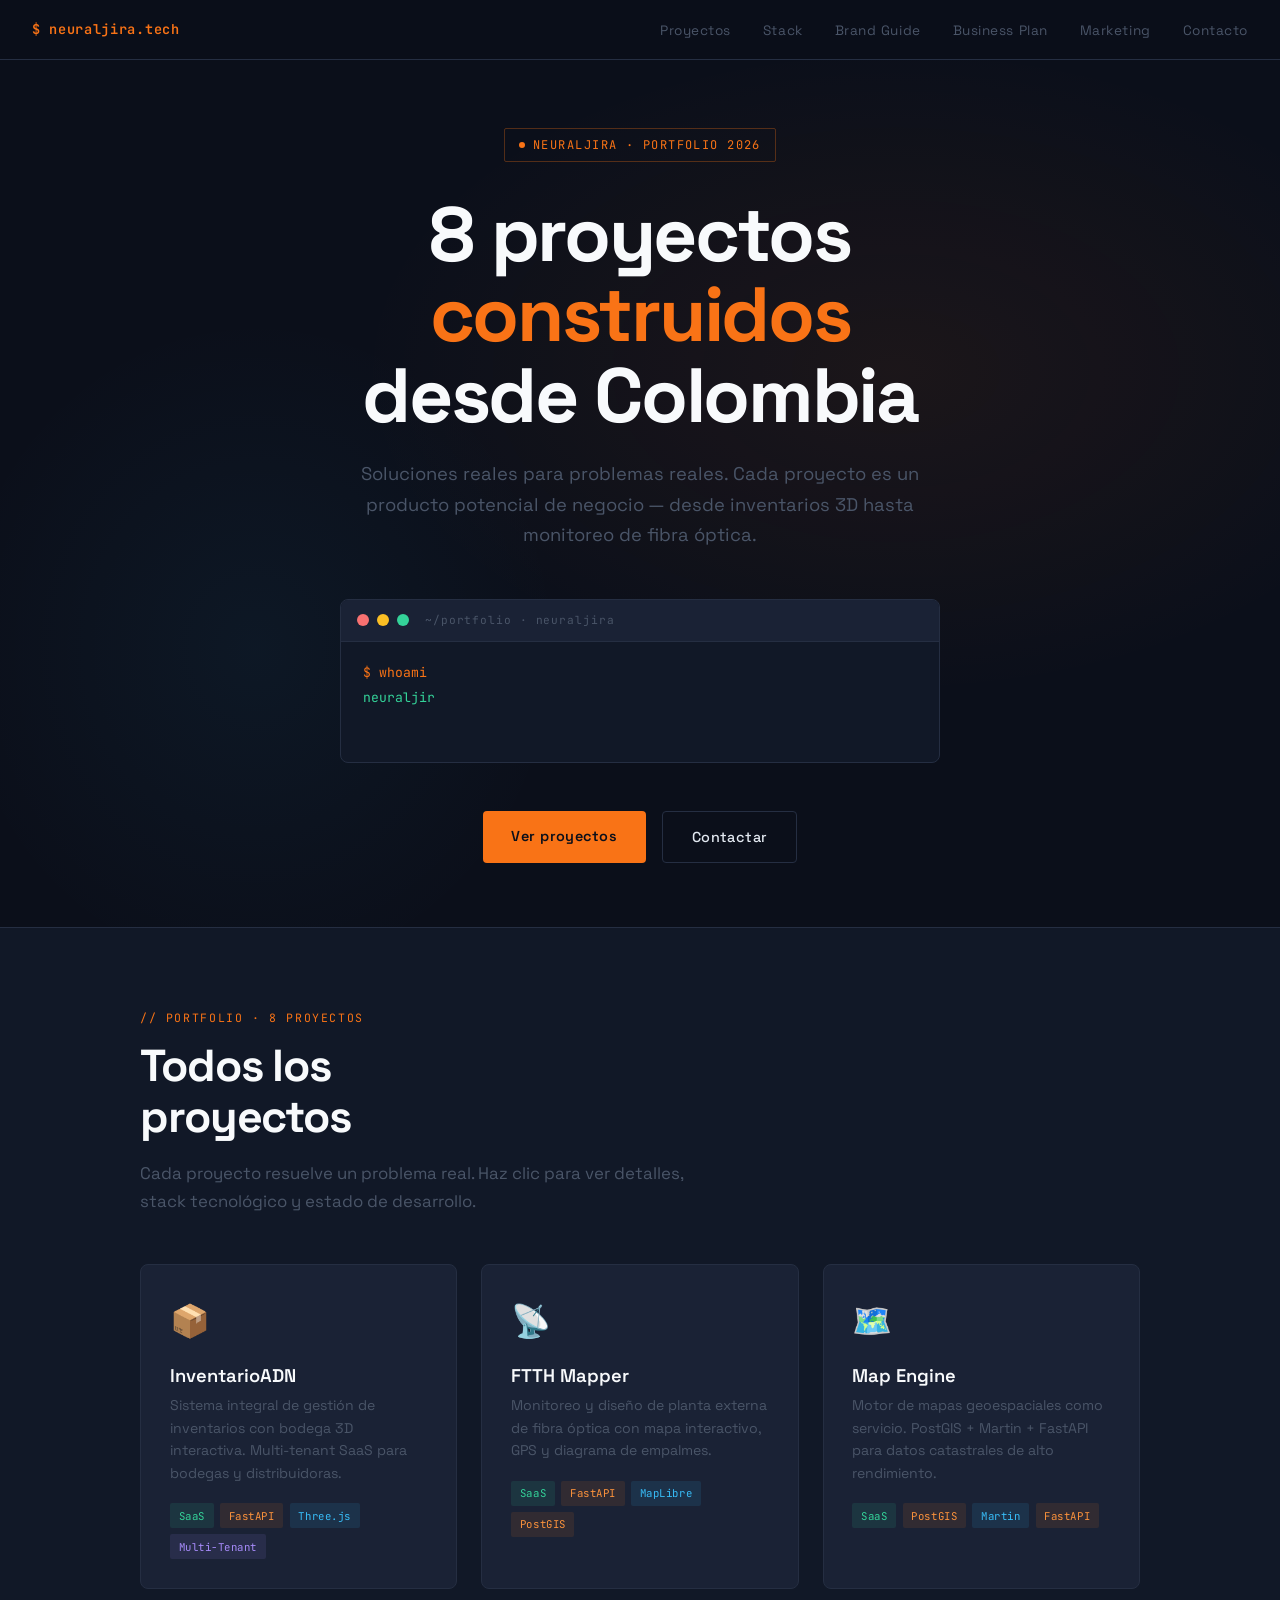
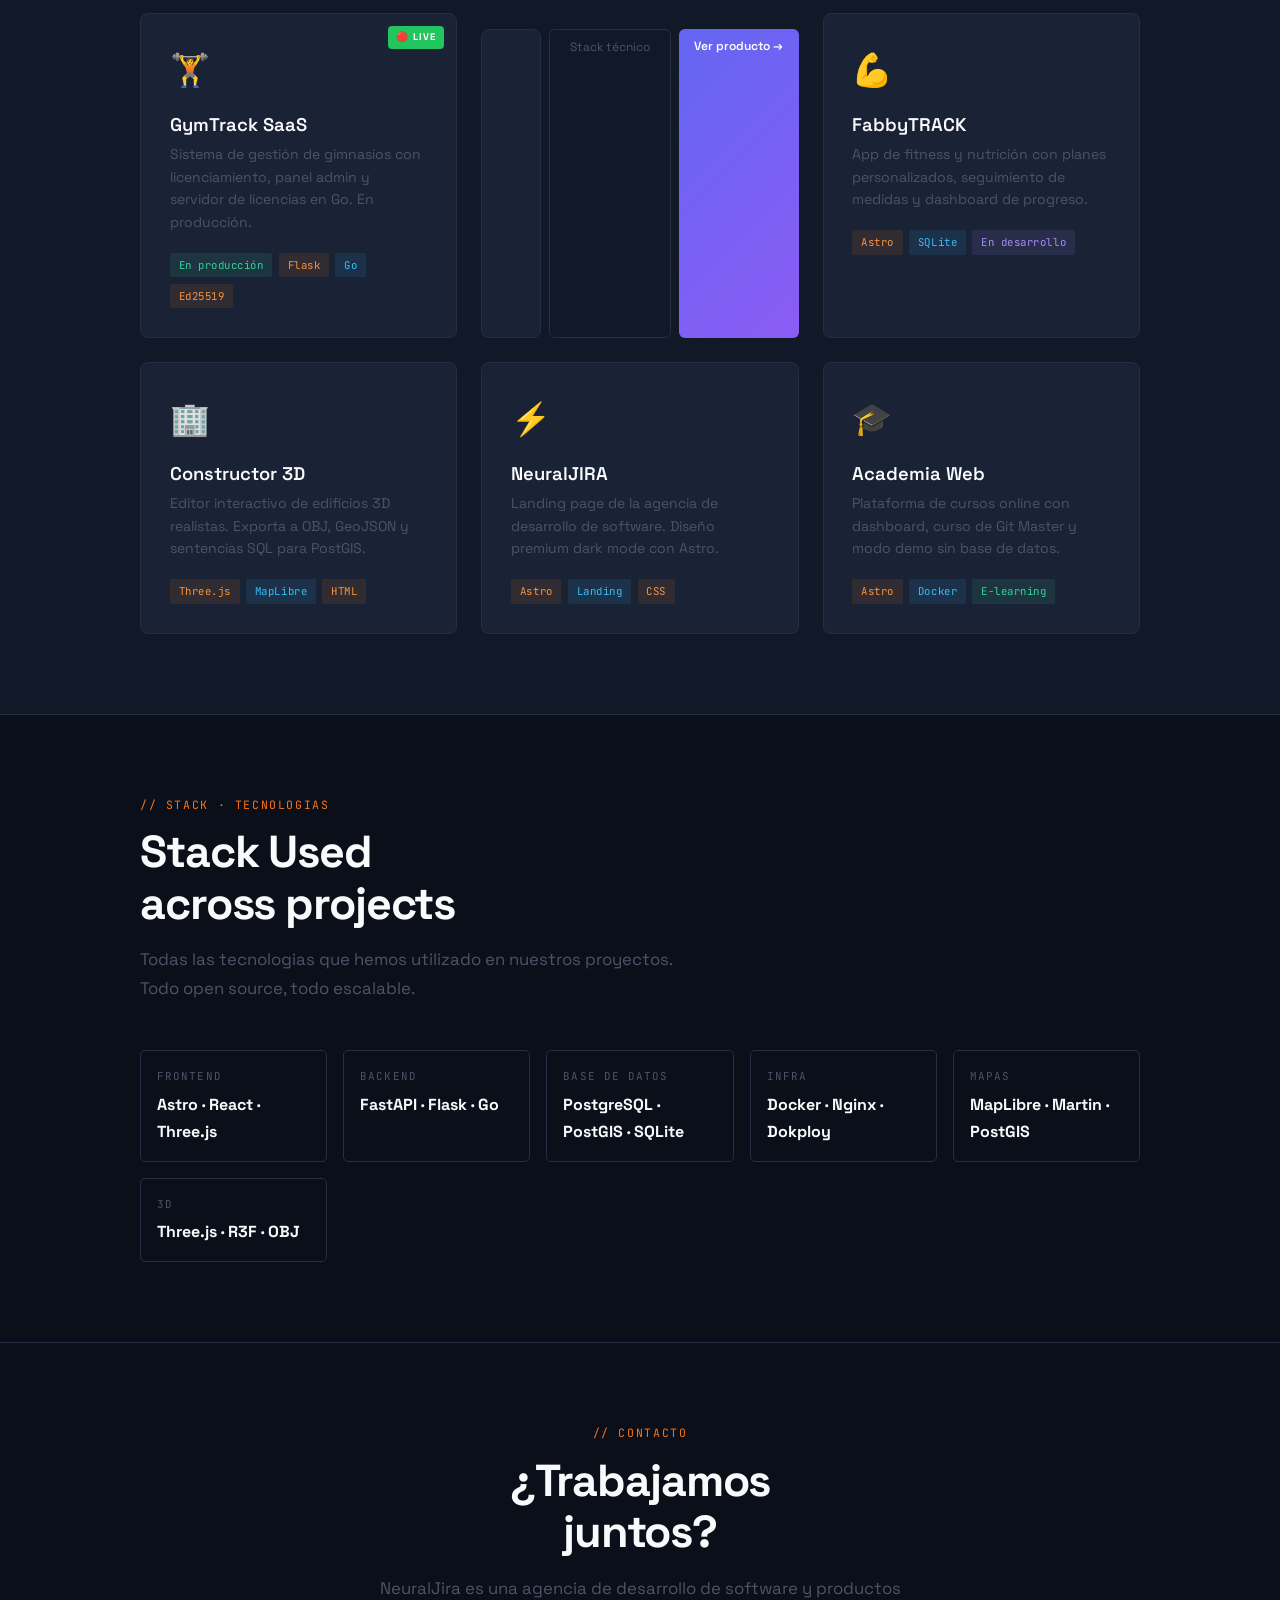
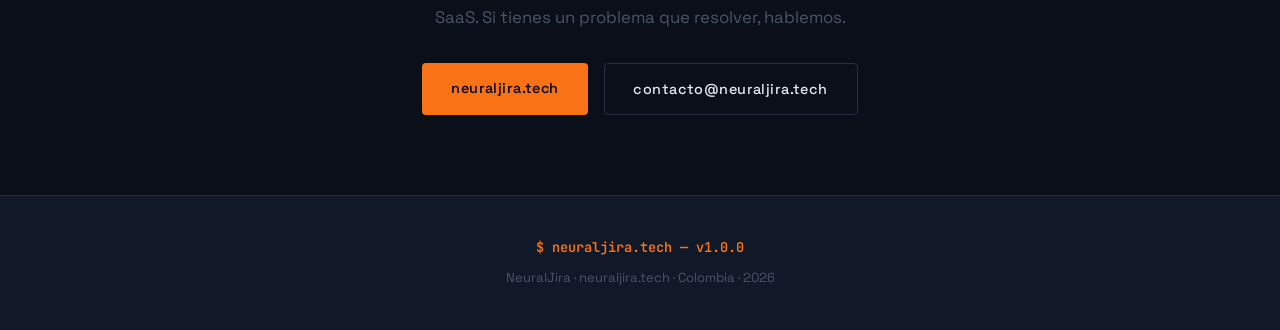
<file: index.html>
<!DOCTYPE html>
<html lang="es">
<head>
<meta charset="UTF-8">
<meta name="viewport" content="width=device-width, initial-scale=1.0">
<title>NeuralJira — Portfolio de Proyectos</title>
<meta name="description" content="8 proyectos construidos por NeuralJira. Soluciones reales: inventarios 3D, monitoreo FTTH, mapas geoespaciales, gestión de gimnasios y más.">
<meta name="author" content="NeuralJira">
<link rel="preconnect" href="https://fonts.googleapis.com">
<link href="https://fonts.googleapis.com/css2?family=Space+Grotesk:wght@300;400;500;600;700&family=JetBrains+Mono:wght@400;600&display=swap" rel="stylesheet">
<link rel="stylesheet" href="css/style.css">
</head>
<body>

<!-- NAV -->
<nav>
  <a class="nav-logo" href="#">$ neuraljira.tech</a>
  <button class="nav-toggle" id="nav-toggle" aria-label="Abrir menu">
    <span></span><span></span><span></span>
  </button>
  <ul class="nav-links" id="nav-links" role="list">
    <li><a href="#proyectos">Proyectos</a></li>
    <li><a href="#stats">Stack</a></li>
    <li><a href="brand-guide.html">Brand Guide</a></li>
    <li><a href="business-plan.html">Business Plan</a></li>
    <li><a href="marketing.html">Marketing</a></li>
    <li><a href="#contacto">Contacto</a></li>
  </ul>
</nav>

<!-- HERO -->
<section class="hero">
  <div class="hero-inner">
    <div class="hero-eyebrow"><span></span> NeuralJira · Portfolio 2026</div>
    <h1>8 proyectos<br><em>construidos</em><br>desde Colombia</h1>
    <p class="hero-sub">Soluciones reales para problemas reales. Cada proyecto es un producto potencial de negocio — desde inventarios 3D hasta monitoreo de fibra óptica.</p>

    <div class="terminal">
      <div class="terminal-bar">
        <div class="dot dot-r"></div>
        <div class="dot dot-y"></div>
        <div class="dot dot-g"></div>
        <span class="terminal-title">~/portfolio · neuraljira</span>
      </div>
      <div class="terminal-body" id="terminal-output"></div>
    </div>

    <div class="hero-ctas">
      <a href="#proyectos" class="btn-primary">Ver proyectos</a>
      <a href="#contacto" class="btn-ghost">Contactar</a>
    </div>
  </div>
</section>

<hr class="divider">

<!-- PROYECTOS -->
<section id="proyectos">
  <div class="container">
    <div class="section-label">// portfolio · 8 proyectos</div>
    <h2>Todos los<br>proyectos</h2>
    <p class="section-lead">Cada proyecto resuelve un problema real. Haz clic para ver detalles, stack tecnológico y estado de desarrollo.</p>

    <div class="proj-grid">

      <!-- InventarioADN -->
      <a href="inventario-adn.html" class="proj-card">
        <span class="proj-icon">📦</span>
        <div class="proj-name">InventarioADN</div>
        <div class="proj-desc">Sistema integral de gestión de inventarios con bodega 3D interactiva. Multi-tenant SaaS para bodegas y distribuidoras.</div>
        <div class="proj-tags">
          <span class="tag green">SaaS</span>
          <span class="tag">FastAPI</span>
          <span class="tag blue">Three.js</span>
          <span class="tag purple">Multi-Tenant</span>
        </div>
      </a>

      <!-- FTTH Mapper -->
      <a href="ftth-mapper.html" class="proj-card">
        <span class="proj-icon">📡</span>
        <div class="proj-name">FTTH Mapper</div>
        <div class="proj-desc">Monitoreo y diseño de planta externa de fibra óptica con mapa interactivo, GPS y diagrama de empalmes.</div>
        <div class="proj-tags">
          <span class="tag green">SaaS</span>
          <span class="tag">FastAPI</span>
          <span class="tag blue">MapLibre</span>
          <span class="tag">PostGIS</span>
        </div>
      </a>

      <!-- Map Engine -->
      <a href="map-engine.html" class="proj-card">
        <span class="proj-icon">🗺️</span>
        <div class="proj-name">Map Engine</div>
        <div class="proj-desc">Motor de mapas geoespaciales como servicio. PostGIS + Martin + FastAPI para datos catastrales de alto rendimiento.</div>
        <div class="proj-tags">
          <span class="tag green">SaaS</span>
          <span class="tag">PostGIS</span>
          <span class="tag blue">Martin</span>
          <span class="tag">FastAPI</span>
        </div>
      </a>

      <!-- GymTrack -->
      <a href="gymtrack.html" class="proj-card" style="position:relative;">
        <span style="position:absolute;top:.75rem;right:.75rem;background:#22c55e;color:#fff;font-size:.6rem;font-weight:700;letter-spacing:.12em;padding:.2rem .5rem;border-radius:4px;text-transform:uppercase;">🔴 LIVE</span>
        <span class="proj-icon">🏋️</span>
        <div class="proj-name">GymTrack SaaS</div>
        <div class="proj-desc">Sistema de gestión de gimnasios con licenciamiento, panel admin y servidor de licencias en Go. En producción.</div>
        <div class="proj-tags">
          <span class="tag green">En producción</span>
          <span class="tag">Flask</span>
          <span class="tag blue">Go</span>
          <span class="tag">Ed25519</span>
        </div>
        <div style="display:flex;gap:.5rem;margin-top:1rem;" onclick="event.preventDefault();">
          <a href="gymtrack.html" style="flex:1;text-align:center;padding:.45rem;background:transparent;border:1px solid var(--border);border-radius:6px;font-size:.75rem;color:var(--muted);text-decoration:none;" onmouseover="this.style.borderColor='#6366f1'" onmouseout="this.style.borderColor='var(--border)'">Stack técnico</a>
          <a href="gymtrack-sales.html" style="flex:1;text-align:center;padding:.45rem;background:linear-gradient(135deg,#6366f1,#8b5cf6);border:none;border-radius:6px;font-size:.75rem;color:#fff;text-decoration:none;font-weight:600;">Ver producto →</a>
        </div>
      </a>

      <!-- FabbyTRACK -->
      <a href="fabbytrack.html" class="proj-card">
        <span class="proj-icon">💪</span>
        <div class="proj-name">FabbyTRACK</div>
        <div class="proj-desc">App de fitness y nutrición con planes personalizados, seguimiento de medidas y dashboard de progreso.</div>
        <div class="proj-tags">
          <span class="tag">Astro</span>
          <span class="tag blue">SQLite</span>
          <span class="tag purple">En desarrollo</span>
        </div>
      </a>

      <!-- Constructor 3D -->
      <a href="constructor-3d.html" class="proj-card">
        <span class="proj-icon">🏢</span>
        <div class="proj-name">Constructor 3D</div>
        <div class="proj-desc">Editor interactivo de edificios 3D realistas. Exporta a OBJ, GeoJSON y sentencias SQL para PostGIS.</div>
        <div class="proj-tags">
          <span class="tag">Three.js</span>
          <span class="tag blue">MapLibre</span>
          <span class="tag">HTML</span>
        </div>
      </a>

      <!-- NeuralJIRA -->
      <a href="neuraljira.html" class="proj-card">
        <span class="proj-icon">⚡</span>
        <div class="proj-name">NeuralJIRA</div>
        <div class="proj-desc">Landing page de la agencia de desarrollo de software. Diseño premium dark mode con Astro.</div>
        <div class="proj-tags">
          <span class="tag">Astro</span>
          <span class="tag blue">Landing</span>
          <span class="tag">CSS</span>
        </div>
      </a>

      <!-- Academia Web -->
      <a href="academia-web.html" class="proj-card">
        <span class="proj-icon">🎓</span>
        <div class="proj-name">Academia Web</div>
        <div class="proj-desc">Plataforma de cursos online con dashboard, curso de Git Master y modo demo sin base de datos.</div>
        <div class="proj-tags">
          <span class="tag">Astro</span>
          <span class="tag blue">Docker</span>
          <span class="tag green">E-learning</span>
        </div>
      </a>

    </div>
  </div>
</section>

<hr class="divider">

<!-- STACK -->
<section id="stats">
  <div class="container">
    <div class="section-label">// stack · tecnologias</div>
    <h2>Stack Used<br>across projects</h2>
    <p class="section-lead">Todas las tecnologias que hemos utilizado en nuestros proyectos. Todo open source, todo escalable.</p>

    <div class="metrics-grid">
      <div class="metric">
        <div class="metric-label">Frontend</div>
        <div class="metric-val" style="font-size:1rem;">Astro · React · Three.js</div>
      </div>
      <div class="metric">
        <div class="metric-label">Backend</div>
        <div class="metric-val" style="font-size:1rem;">FastAPI · Flask · Go</div>
      </div>
      <div class="metric">
        <div class="metric-label">Base de Datos</div>
        <div class="metric-val" style="font-size:1rem;">PostgreSQL · PostGIS · SQLite</div>
      </div>
      <div class="metric">
        <div class="metric-label">Infra</div>
        <div class="metric-val" style="font-size:1rem;">Docker · Nginx · Dokploy</div>
      </div>
      <div class="metric">
        <div class="metric-label">Mapas</div>
        <div class="metric-val" style="font-size:1rem;">MapLibre · Martin · PostGIS</div>
      </div>
      <div class="metric">
        <div class="metric-label">3D</div>
        <div class="metric-val" style="font-size:1rem;">Three.js · R3F · OBJ</div>
      </div>
    </div>
  </div>
</section>

<hr class="divider">

<!-- CONTACTO -->
<section id="contacto">
  <div class="container" style="text-align:center;">
    <div class="section-label">// contacto</div>
    <h2>¿Trabajamos<br>juntos?</h2>
    <p class="section-lead" style="margin:0 auto 2rem;">NeuralJira es una agencia de desarrollo de software y productos SaaS. Si tienes un problema que resolver, hablemos.</p>
    <div class="hero-ctas">
      <a href="https://neuraljira.tech" class="btn-primary" target="_blank"> neuraljira.tech</a>
      <a href="mailto:contacto@neuraljira.tech" class="btn-ghost">contacto@neuraljira.tech</a>
    </div>
  </div>
</section>

<!-- FOOTER -->
<footer>
  <div class="footer-logo">$ neuraljira.tech — v1.0.0</div>
  <p>NeuralJira · neuraljira.tech · Colombia · 2026</p>
</footer>

<script>
// ── TERMINAL ANIMATION ──
const lines = [
  { type: 'prompt', text: 'whoami' },
  { type: 'out',    text: 'neuraljira.tech · colombia' },
  { type: 'prompt', text: 'ls ./proyectos/' },
  { type: 'out',    text: 'inventario-adn/  ftth-mapper/  map-engine/  gymtrack/' },
  { type: 'out',    text: 'fabbytrack/  constructor-3d/  neuraljira/  academia-web/' },
  { type: 'prompt', text: 'echo "8 proyectos · 4 stacks · 1 marca"' },
  { type: 'info',   text: '8 proyectos · 4 stacks · 1 marca' },
  { type: 'prompt', text: 'python start.py --mode=portfolio' },
  { type: 'green',  text: '✓ Listo. Explora cada proyecto.' },
];

const output = document.getElementById('terminal-output');
let lineIdx = 0;
let charIdx = 0;
let currentEl = null;

function colorClass(type) {
  const map = { prompt: 't-prompt', out: 't-out', info: 't-info', green: 't-out', err: 't-err' };
  return map[type] || 't-cmd';
}

function prefix(type) {
  return type === 'prompt' ? '$ ' : '  ';
}

function typeNext() {
  if (lineIdx >= lines.length) {
    const cur = document.createElement('span');
    cur.className = 'terminal-line t-prompt';
    cur.innerHTML = '$ <span class="cursor"></span>';
    output.appendChild(cur);
    return;
  }
  const line = lines[lineIdx];
  if (charIdx === 0) {
    currentEl = document.createElement('span');
    currentEl.className = 'terminal-line ' + colorClass(line.type);
    currentEl.textContent = prefix(line.type);
    output.appendChild(currentEl);
  }
  const fullText = prefix(line.type) + line.text;
  if (charIdx < line.text.length) {
    currentEl.textContent = prefix(line.type) + line.text.slice(0, charIdx + 1);
    charIdx++;
    const delay = line.type === 'prompt' ? 42 : 18;
    setTimeout(typeNext, delay);
  } else {
    lineIdx++;
    charIdx = 0;
    const pause = line.type === 'prompt' ? 320 : 180;
    setTimeout(typeNext, pause);
  }
}

window.addEventListener('load', () => setTimeout(typeNext, 800));

// ── HAMBURGER ──
const navToggle = document.getElementById('nav-toggle');
const navLinks  = document.getElementById('nav-links');
if (navToggle && navLinks) {
  navToggle.addEventListener('click', () => {
    const isOpen = navLinks.classList.toggle('mobile-open');
    navToggle.classList.toggle('open', isOpen);
  });
  navLinks.querySelectorAll('a').forEach(a => {
    a.addEventListener('click', () => {
      navLinks.classList.remove('mobile-open');
      navToggle.classList.remove('open');
    });
  });
}

// ── SCROLL REVEAL ──
const observer = new IntersectionObserver(entries => {
  entries.forEach(e => {
    if (e.isIntersecting) {
      e.target.style.opacity = '1';
      e.target.style.transform = 'translateY(0)';
    }
  });
}, { threshold: 0.1 });

document.querySelectorAll('.proj-card, .metric').forEach(el => {
  el.style.opacity = '0';
  el.style.transform = 'translateY(16px)';
  el.style.transition = 'opacity .4s ease, transform .4s ease';
  observer.observe(el);
});
</script>
</body>
</html>
</file>
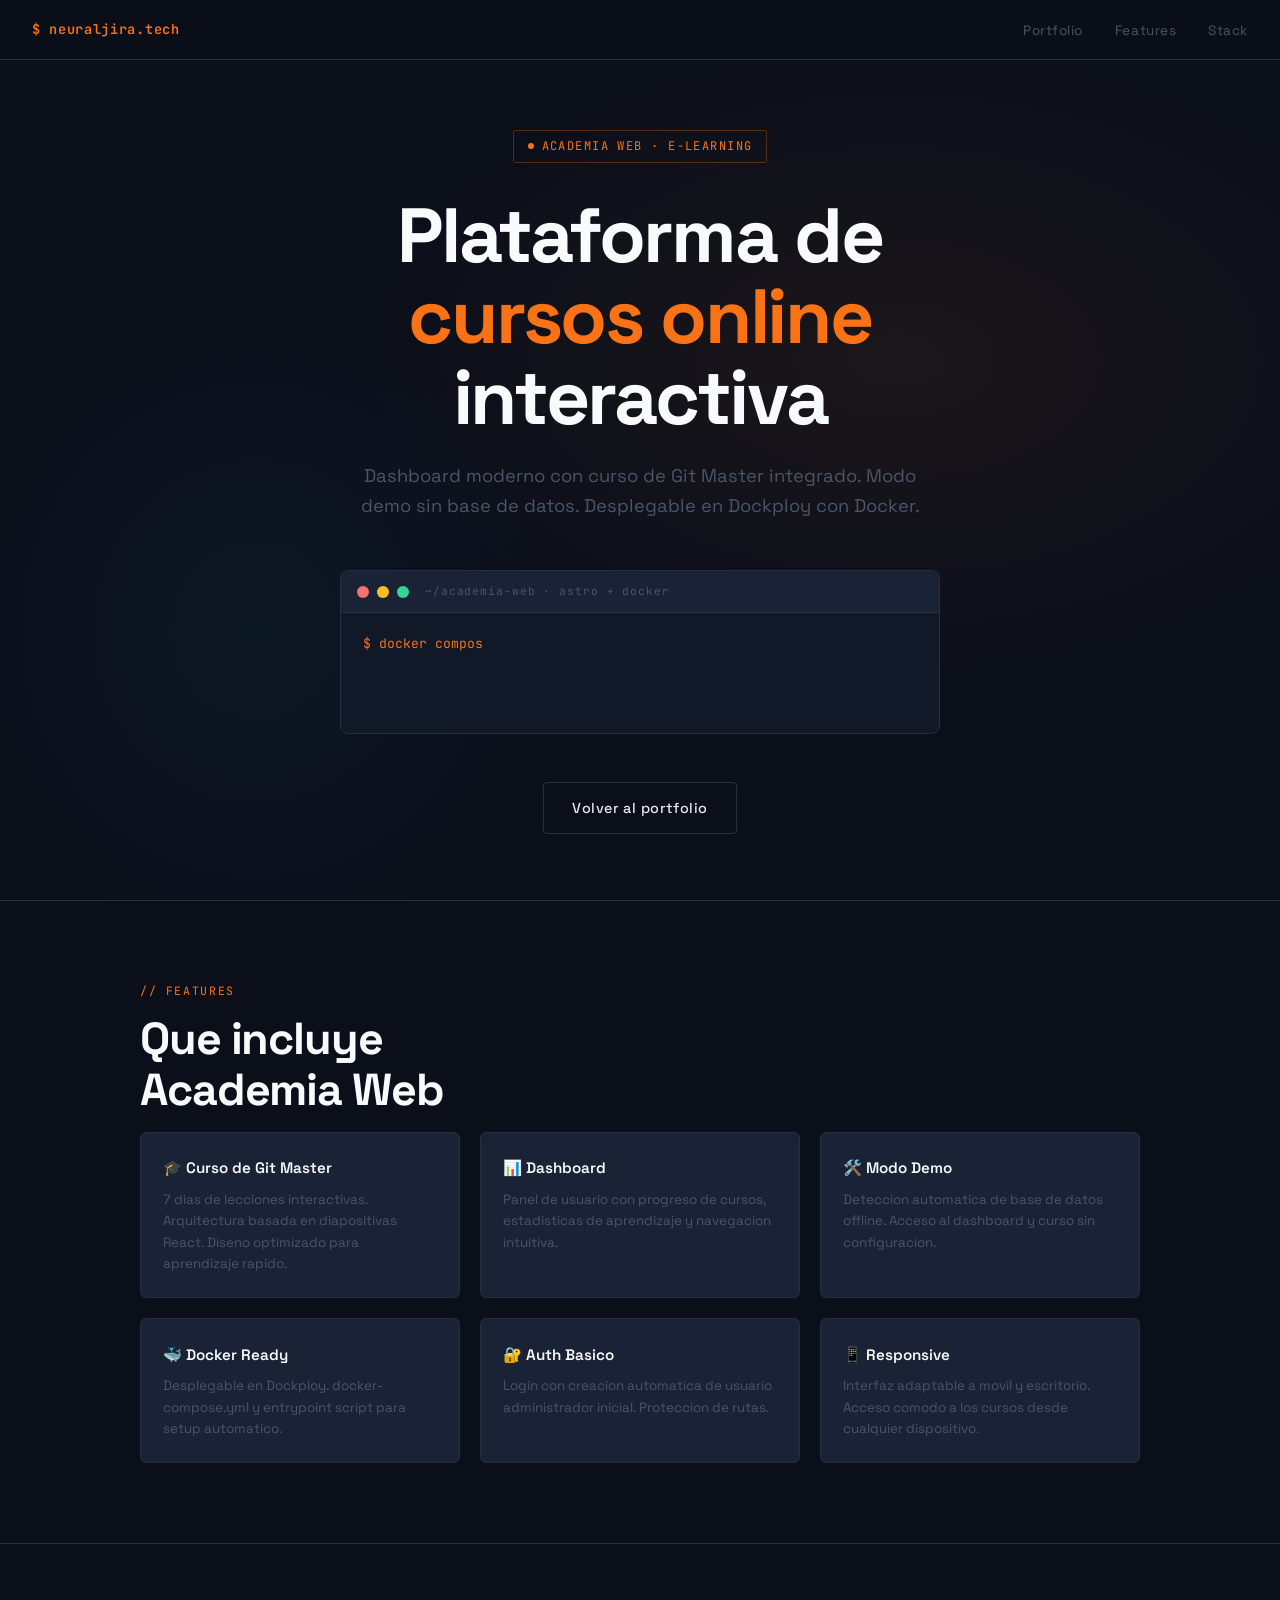
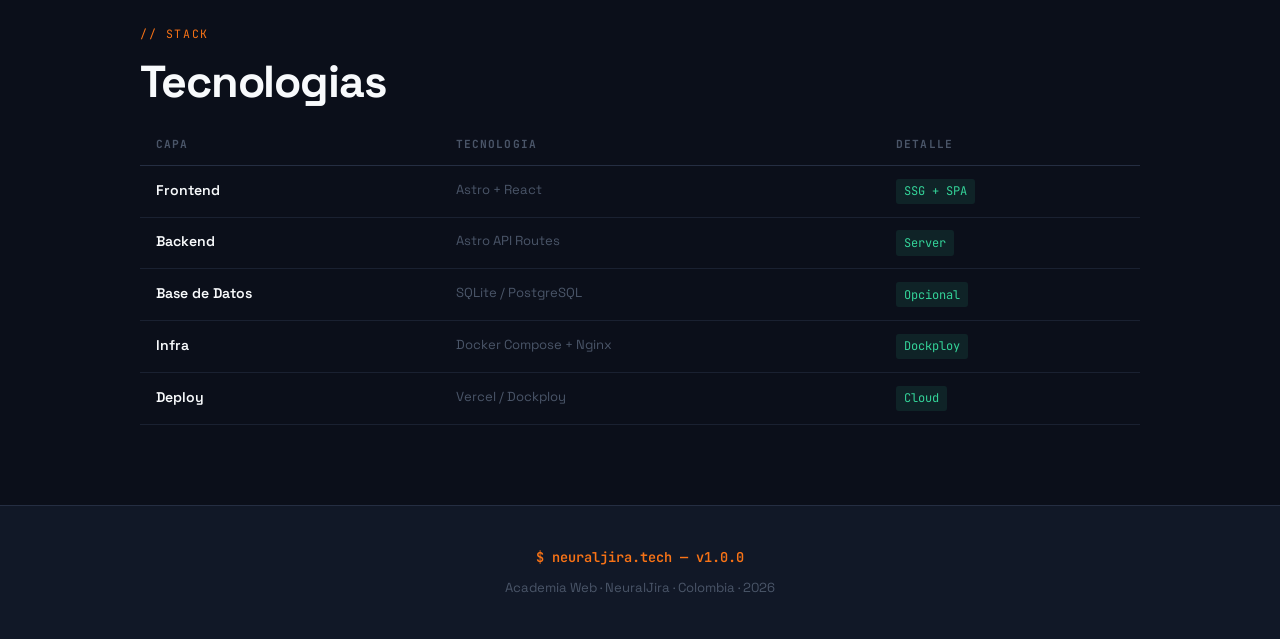
<file: academia-web.html>
<!DOCTYPE html>
<html lang="es">
<head>
<meta charset="UTF-8">
<meta name="viewport" content="width=device-width, initial-scale=1.0">
<title>Academia Web — NeuralJira Portfolio</title>
<meta name="description" content="Plataforma de cursos online con dashboard, curso de Git Master y modo demo.">
<link rel="preconnect" href="https://fonts.googleapis.com">
<link href="https://fonts.googleapis.com/css2?family=Space+Grotesk:wght@300;400;500;600;700&family=JetBrains+Mono:wght@400;600&display=swap" rel="stylesheet">
<link rel="stylesheet" href="css/style.css">
</head>
<body>

<nav>
  <a class="nav-logo" href="#">$ neuraljira.tech</a>
  <button class="nav-toggle" id="nav-toggle" aria-label="Abrir menu">
    <span></span><span></span><span></span>
  </button>
  <ul class="nav-links" id="nav-links" role="list">
    <li><a href="index.html">Portfolio</a></li>
    <li><a href="#features">Features</a></li>
    <li><a href="#stack">Stack</a></li>
  </ul>
</nav>

<section class="hero">
  <div class="hero-inner">
    <div class="hero-eyebrow"><span></span> Academia Web · E-learning</div>
    <h1>Plataforma de<br><em>cursos online</em><br>interactiva</h1>
    <p class="hero-sub">Dashboard moderno con curso de Git Master integrado. Modo demo sin base de datos. Desplegable en Dockploy con Docker.</p>

    <div class="terminal">
      <div class="terminal-bar">
        <div class="dot dot-r"></div>
        <div class="dot dot-y"></div>
        <div class="dot dot-g"></div>
        <span class="terminal-title">~/academia-web · astro + docker</span>
      </div>
      <div class="terminal-body" id="terminal-output"></div>
    </div>

    <div class="hero-ctas">
      <a href="index.html" class="btn-ghost">Volver al portfolio</a>
    </div>
  </div>
</section>

<hr class="divider">

<section id="features">
  <div class="container">
    <div class="section-label">// features</div>
    <h2>Que incluye<br>Academia Web</h2>

    <div class="feat-grid">
      <div class="feat-card">
        <h4>🎓 Curso de Git Master</h4>
        <p>7 dias de lecciones interactivas. Arquitectura basada en diapositivas React. Diseno optimizado para aprendizaje rapido.</p>
      </div>
      <div class="feat-card">
        <h4>📊 Dashboard</h4>
        <p>Panel de usuario con progreso de cursos, estadisticas de aprendizaje y navegacion intuitiva.</p>
      </div>
      <div class="feat-card">
        <h4>🛠️ Modo Demo</h4>
        <p>Deteccion automatica de base de datos offline. Acceso al dashboard y curso sin configuracion.</p>
      </div>
      <div class="feat-card">
        <h4>🐳 Docker Ready</h4>
        <p>Desplegable en Dockploy. docker-compose.yml y entrypoint script para setup automatico.</p>
      </div>
      <div class="feat-card">
        <h4>🔐 Auth Basico</h4>
        <p>Login con creacion automatica de usuario administrador inicial. Proteccion de rutas.</p>
      </div>
      <div class="feat-card">
        <h4>📱 Responsive</h4>
        <p>Interfaz adaptable a movil y escritorio. Acceso comodo a los cursos desde cualquier dispositivo.</p>
      </div>
    </div>
  </div>
</section>

<hr class="divider">

<section id="stack">
  <div class="container">
    <div class="section-label">// stack</div>
    <h2>Tecnologias</h2>

    <table class="stack-table">
      <thead><tr><th>Capa</th><th>Tecnologia</th><th>Detalle</th></tr></thead>
      <tbody>
        <tr><td><span class="stack-name">Frontend</span></td><td class="stack-desc">Astro + React</td><td><span class="stack-badge free">SSG + SPA</span></td></tr>
        <tr><td><span class="stack-name">Backend</span></td><td class="stack-desc">Astro API Routes</td><td><span class="stack-badge free">Server</span></td></tr>
        <tr><td><span class="stack-name">Base de Datos</span></td><td class="stack-desc">SQLite / PostgreSQL</td><td><span class="stack-badge free">Opcional</span></td></tr>
        <tr><td><span class="stack-name">Infra</span></td><td class="stack-desc">Docker Compose + Nginx</td><td><span class="stack-badge free">Dockploy</span></td></tr>
        <tr><td><span class="stack-name">Deploy</span></td><td class="stack-desc">Vercel / Dockploy</td><td><span class="stack-badge free">Cloud</span></td></tr>
      </tbody>
    </table>
  </div>
</section>

<footer>
  <div class="footer-logo">$ neuraljira.tech — v1.0.0</div>
  <p>Academia Web · NeuralJira · Colombia · 2026</p>
</footer>

<script>
const lines = [
  { type: 'prompt', text: 'docker compose up -d db' },
  { type: 'out',    text: 'academia-db-1 ... done' },
  { type: 'prompt', text: 'astro dev' },
  { type: 'out',    text: '🪐  astro ready in 280ms' },
  { type: 'out',    text: '  ➜ Local: http://localhost:4321/' },
  { type: 'prompt', text: 'curl http://localhost:4321/login' },
  { type: 'info',   text: 'Modo Demo disponible — sin DB' },
  { type: 'prompt', text: 'echo "Curso Git Master: 7 lecciones interactivas"' },
  { type: 'green',  text: '✓ Academia Web corriendo' },
];
const output = document.getElementById('terminal-output');
let lineIdx = 0, charIdx = 0, currentEl = null;
function colorClass(t) { return {prompt:'t-prompt',out:'t-out',info:'t-info',green:'t-out'}[t]||'t-cmd'; }
function prefix(t) { return t==='prompt'?'$ ':'  '; }
function typeNext() {
  if(lineIdx>=lines.length){const c=document.createElement('span');c.className='terminal-line t-prompt';c.innerHTML='$ <span class="cursor"></span>';output.appendChild(c);return;}
  const l=lines[lineIdx];
  if(charIdx===0){currentEl=document.createElement('span');currentEl.className='terminal-line '+colorClass(l.type);currentEl.textContent=prefix(l.type);output.appendChild(currentEl);}
  if(charIdx<l.text.length){currentEl.textContent=prefix(l.type)+l.text.slice(0,charIdx+1);charIdx++;setTimeout(typeNext,l.type==='prompt'?42:18);}
  else{lineIdx++;charIdx=0;setTimeout(typeNext,l.type==='prompt'?320:180);}
}
window.addEventListener('load',()=>setTimeout(typeNext,800));
const navToggle=document.getElementById('nav-toggle'),navLinks=document.getElementById('nav-links');
if(navToggle&&navLinks){navToggle.addEventListener('click',()=>{const o=navLinks.classList.toggle('mobile-open');navToggle.classList.toggle('open',o);});navLinks.querySelectorAll('a').forEach(a=>{a.addEventListener('click',()=>{navLinks.classList.remove('mobile-open');navToggle.classList.remove('open');});});}
</script>
</body>
</html>
</file>
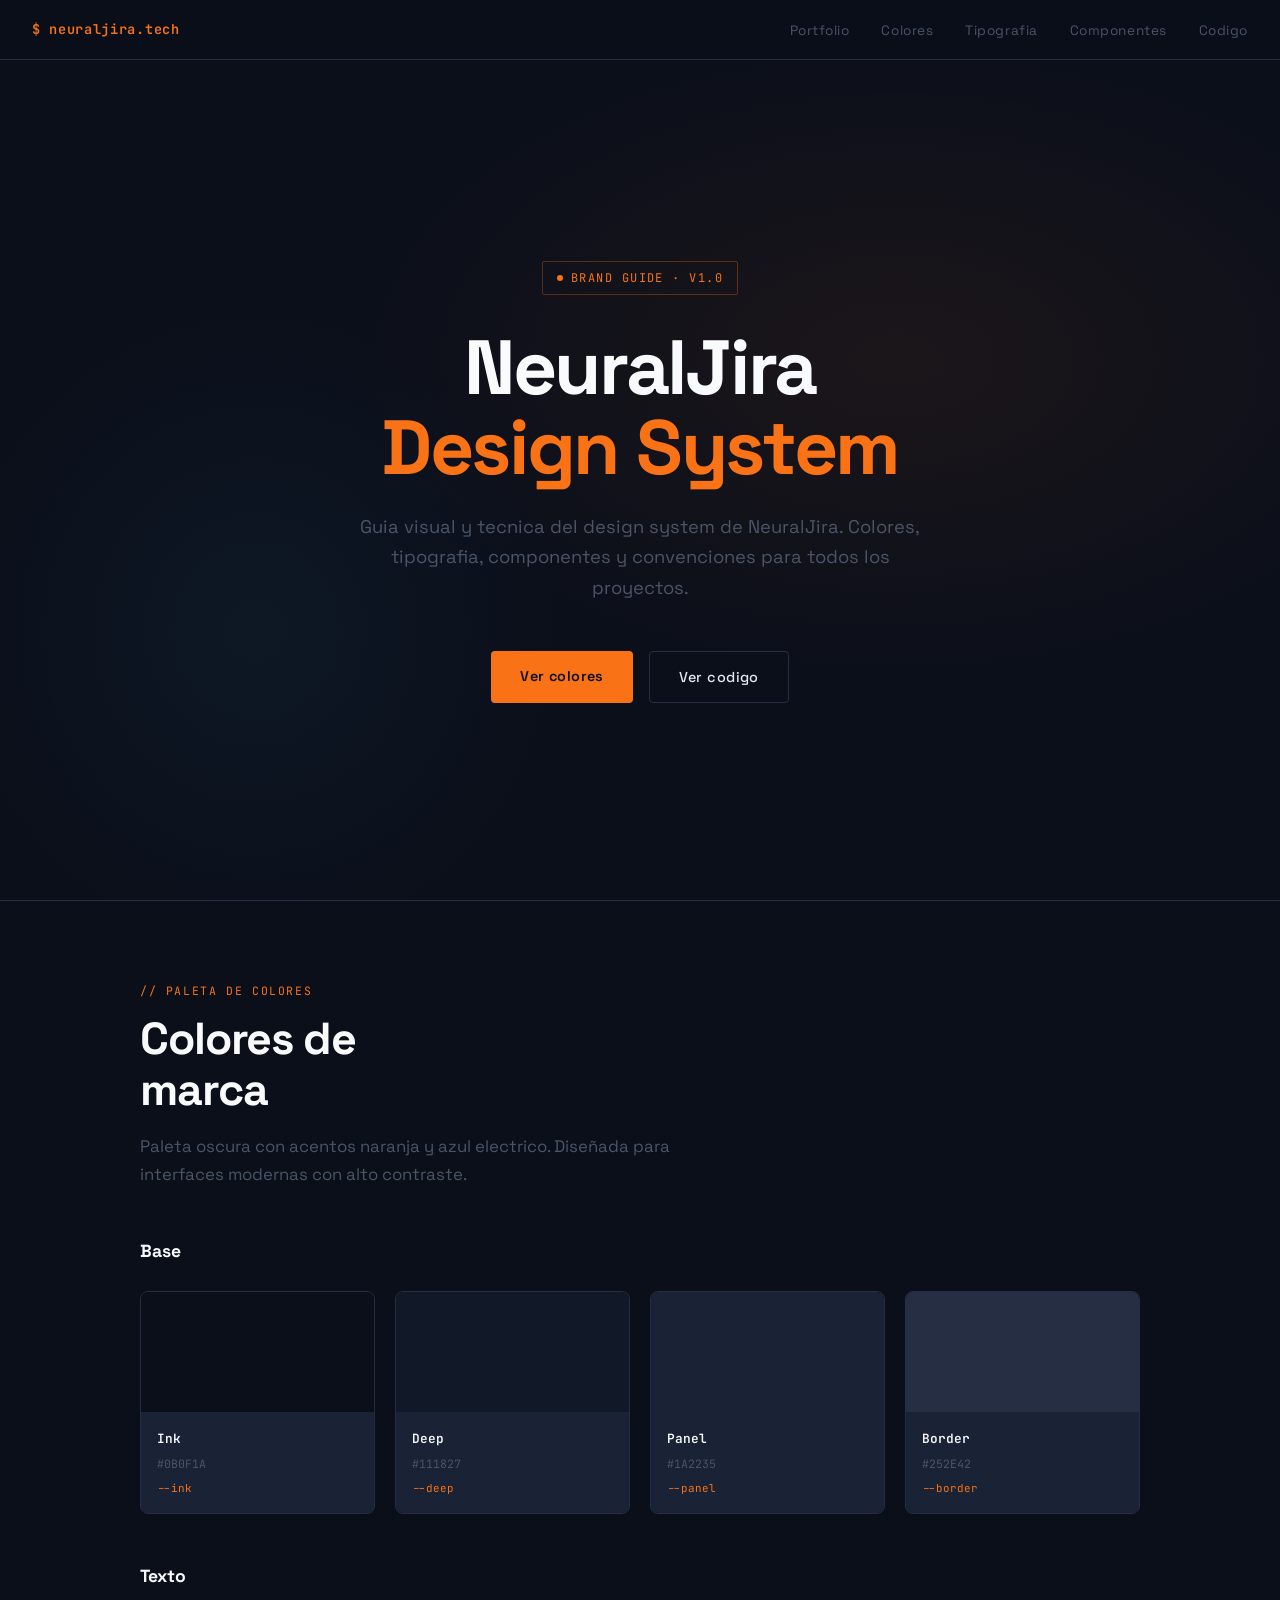
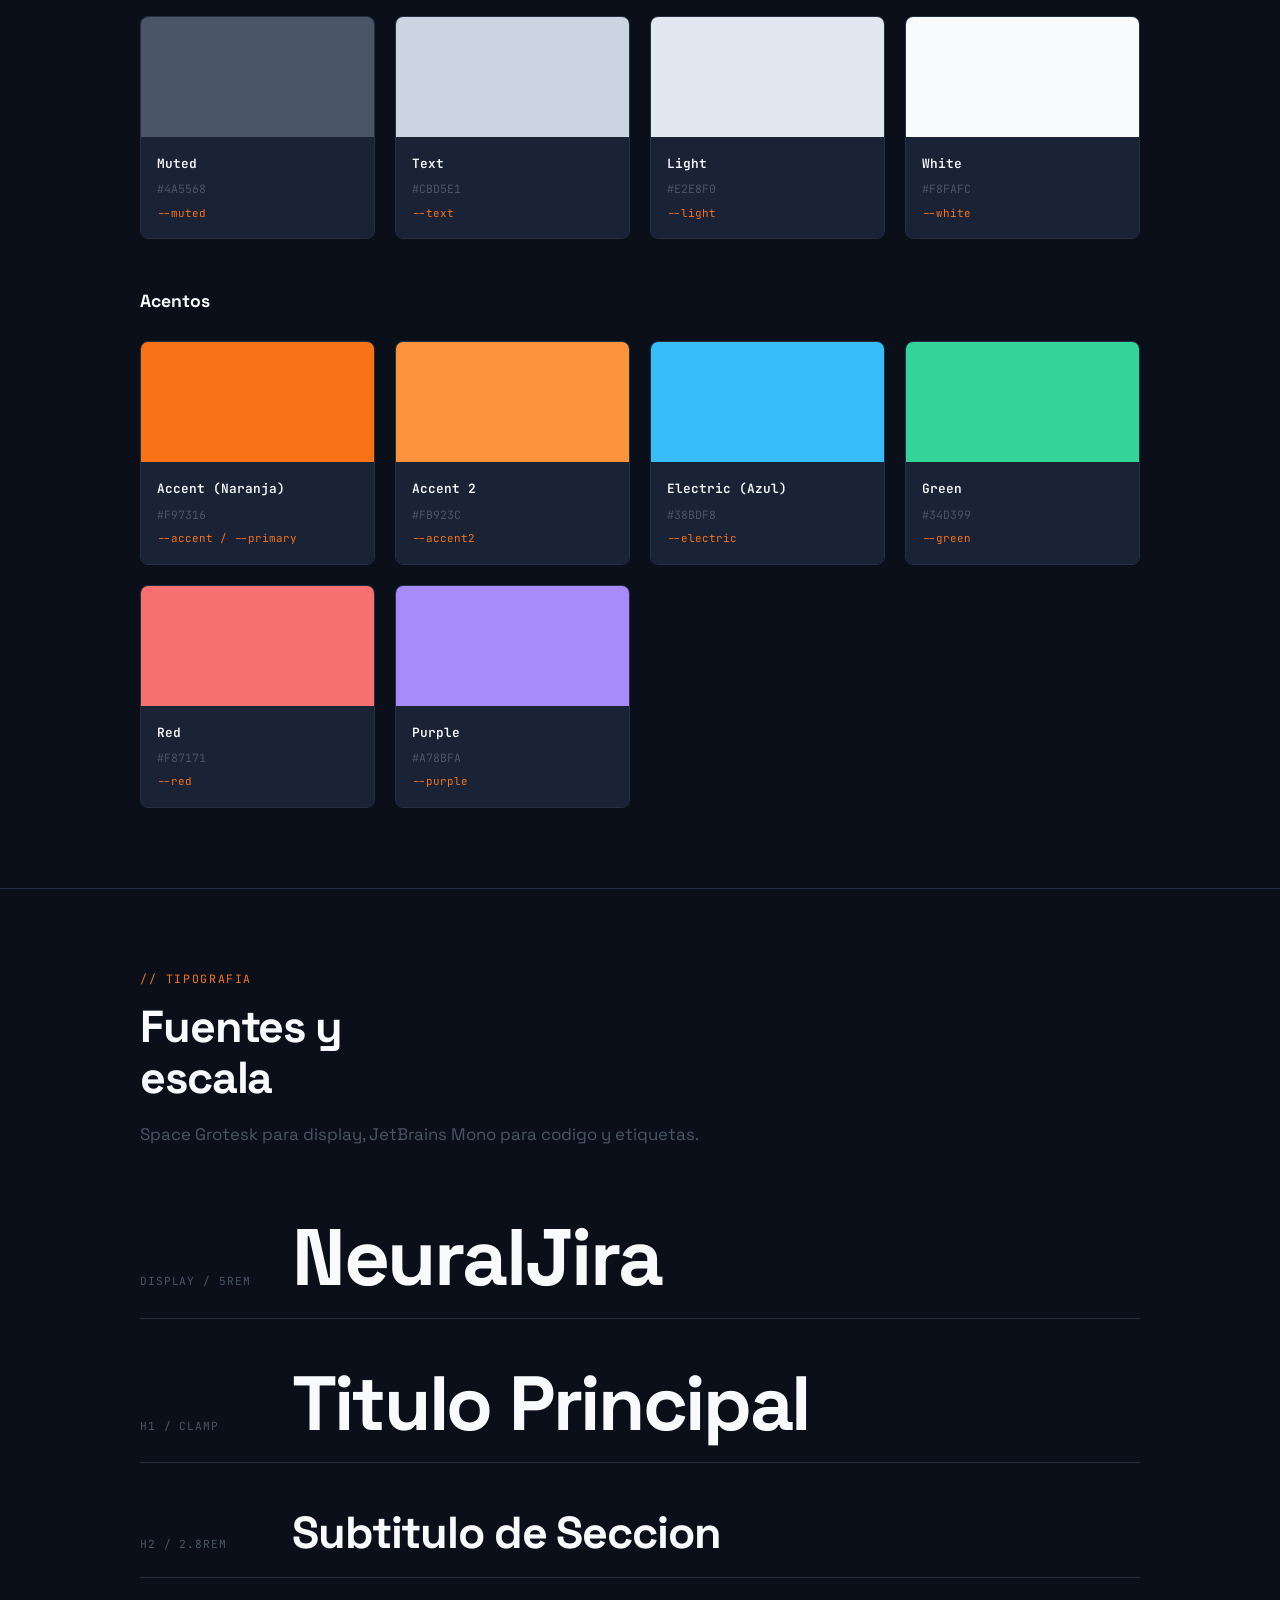
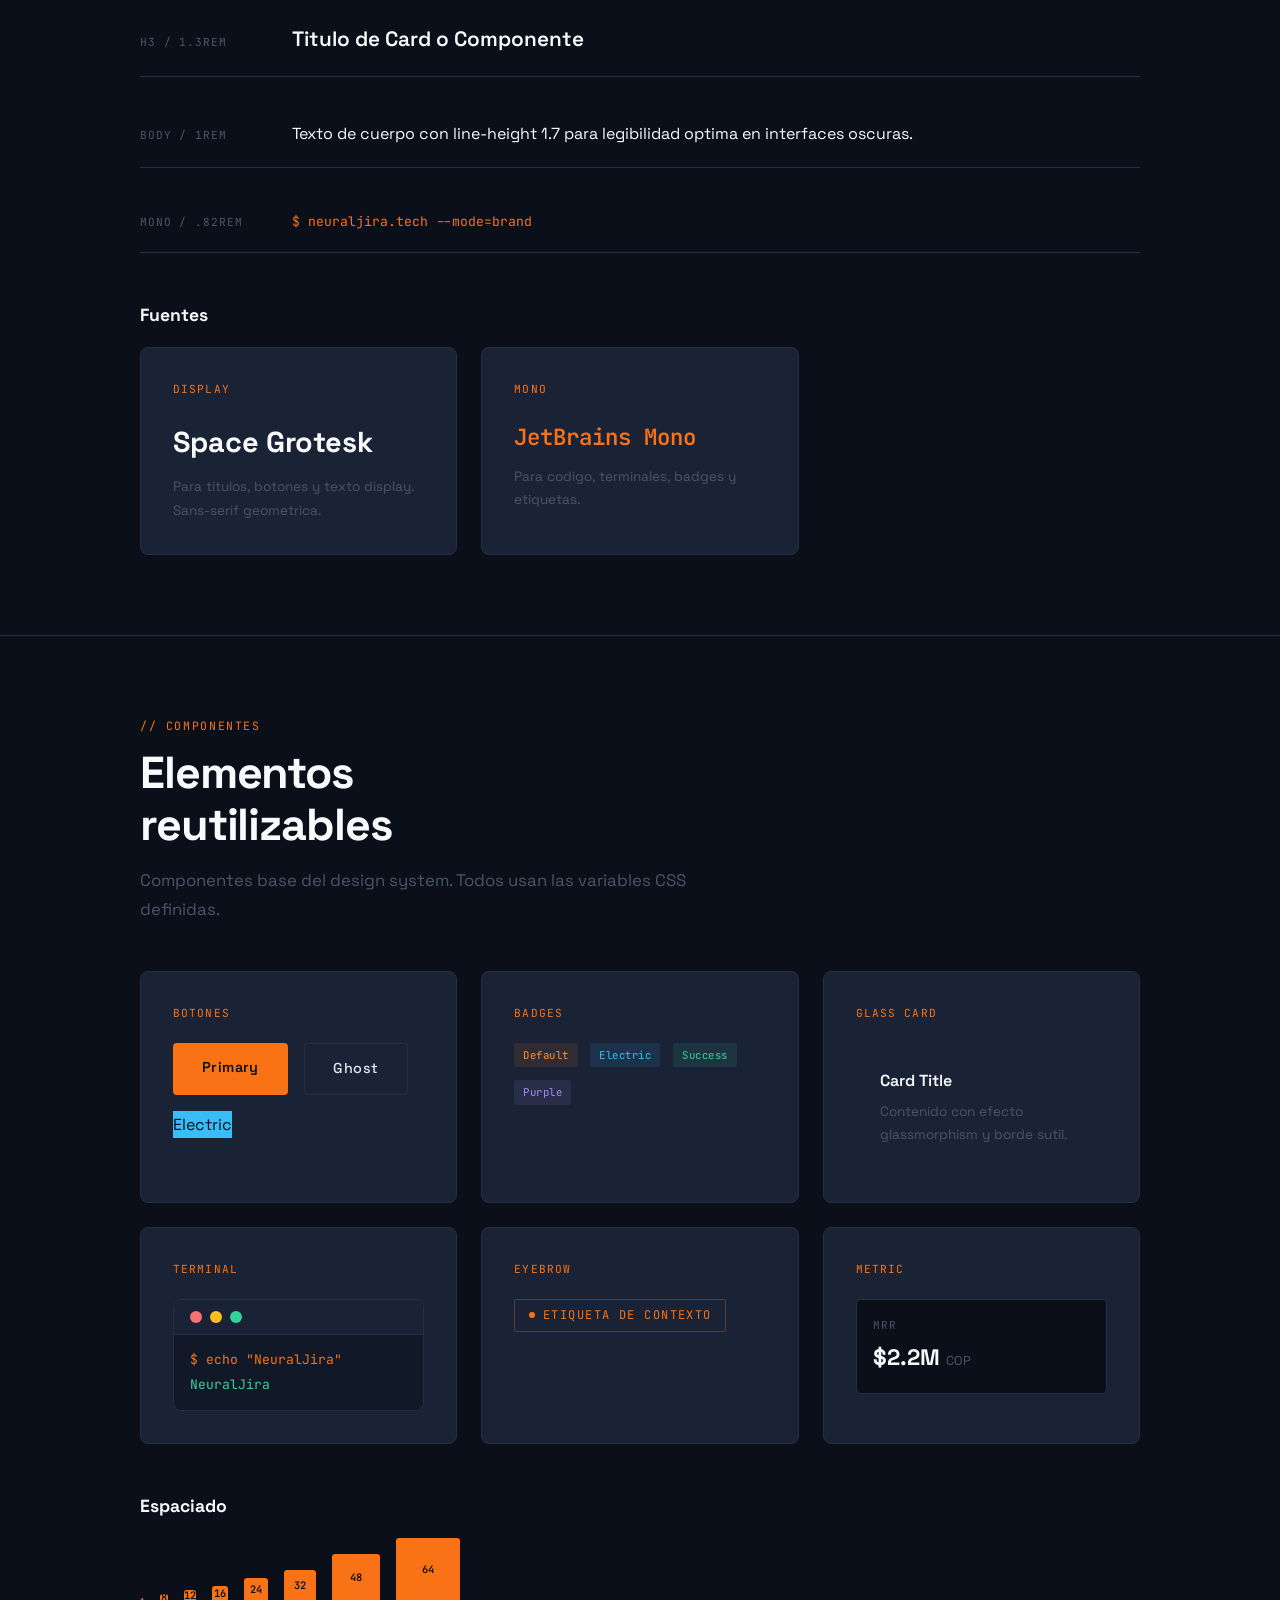
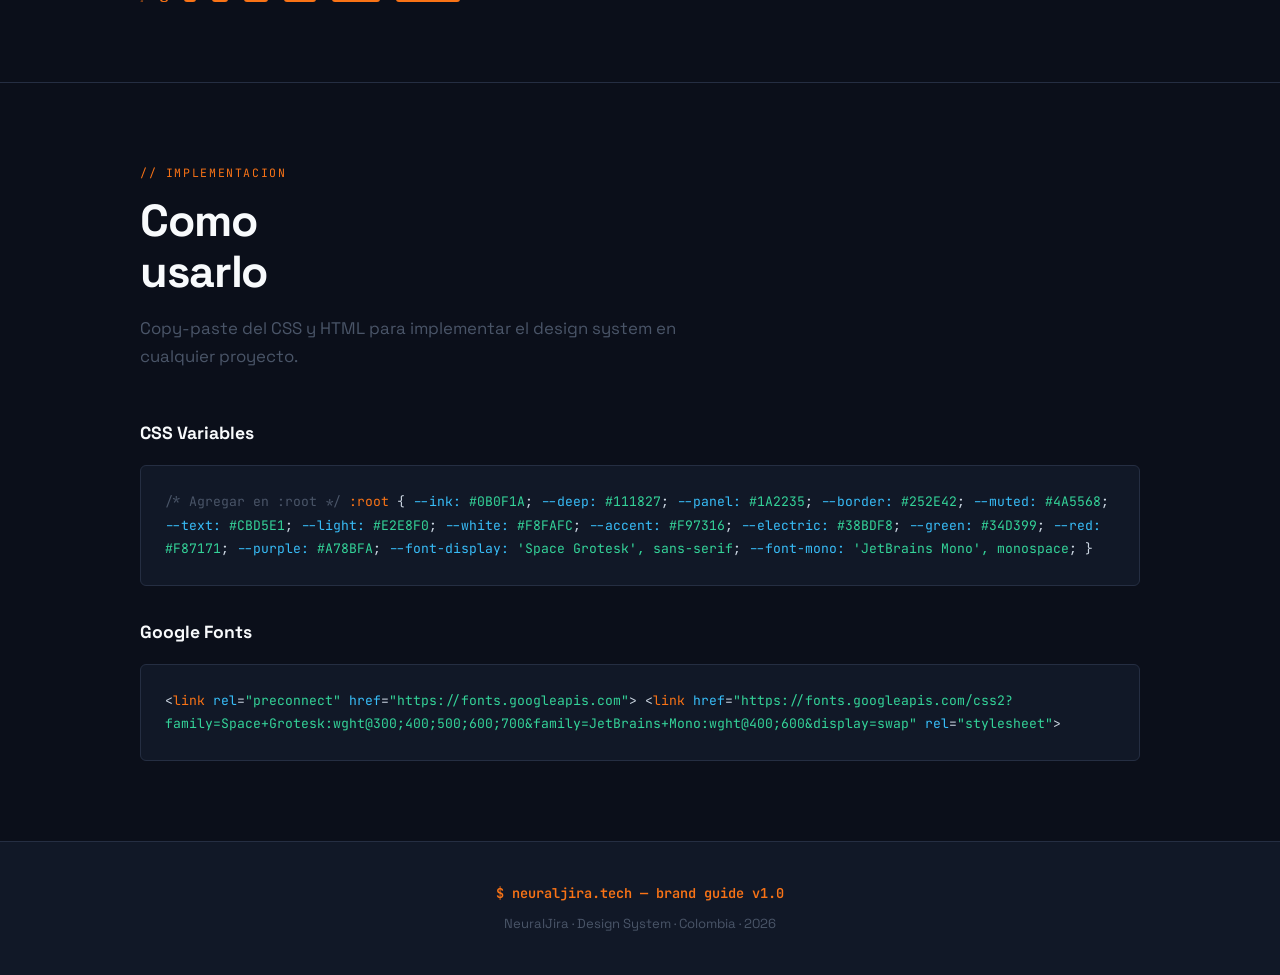
<file: brand-guide.html>
<!DOCTYPE html>
<html lang="es">
<head>
<meta charset="UTF-8">
<meta name="viewport" content="width=device-width, initial-scale=1.0">
<title>NeuralJira Brand Guide — Design System</title>
<meta name="description" content="Guia de marca y design system de NeuralJira. Colores, tipografia, componentes y estilo visual.">
<link rel="preconnect" href="https://fonts.googleapis.com">
<link href="https://fonts.googleapis.com/css2?family=Space+Grotesk:wght@300;400;500;600;700&family=JetBrains+Mono:wght@400;600&display=swap" rel="stylesheet">
<link rel="stylesheet" href="css/style.css">
<style>
  .color-grid {
    display: grid;
    grid-template-columns: repeat(auto-fill, minmax(200px, 1fr));
    gap: 1.25rem;
  }
  .color-card {
    border-radius: 8px;
    overflow: hidden;
    border: 1px solid var(--border);
  }
  .color-swatch {
    height: 120px;
    display: flex;
    align-items: flex-end;
    padding: .8rem;
  }
  .color-info {
    padding: 1rem;
    background: var(--panel);
  }
  .color-name {
    font-family: var(--font-mono);
    font-size: .8rem;
    color: var(--white);
    font-weight: 600;
    margin-bottom: .3rem;
  }
  .color-hex {
    font-family: var(--font-mono);
    font-size: .72rem;
    color: var(--muted);
  }
  .color-var {
    font-family: var(--font-mono);
    font-size: .68rem;
    color: var(--accent);
    margin-top: .3rem;
  }

  .type-scale {
    display: flex;
    flex-direction: column;
    gap: 1.5rem;
  }
  .type-row {
    display: flex;
    align-items: baseline;
    gap: 2rem;
    padding: 1.2rem 0;
    border-bottom: 1px solid var(--border);
  }
  .type-label {
    font-family: var(--font-mono);
    font-size: .7rem;
    color: var(--muted);
    min-width: 120px;
    letter-spacing: .08em;
    text-transform: uppercase;
  }
  .type-sample { color: var(--white); }

  .component-grid {
    display: grid;
    grid-template-columns: repeat(auto-fill, minmax(280px, 1fr));
    gap: 1.5rem;
  }
  .comp-card {
    background: var(--panel);
    border: 1px solid var(--border);
    border-radius: 8px;
    padding: 2rem;
  }
  .comp-label {
    font-family: var(--font-mono);
    font-size: .7rem;
    color: var(--accent);
    letter-spacing: .1em;
    text-transform: uppercase;
    margin-bottom: 1.2rem;
  }

  .spacing-demo {
    display: flex;
    flex-wrap: wrap;
    gap: 1rem;
    align-items: flex-end;
  }
  .space-block {
    background: var(--accent);
    border-radius: 3px;
    display: flex;
    align-items: center;
    justify-content: center;
    font-family: var(--font-mono);
    font-size: .65rem;
    color: var(--ink);
    font-weight: 600;
  }

  .code-block {
    background: var(--deep);
    border: 1px solid var(--border);
    border-radius: 6px;
    padding: 1.5rem;
    font-family: var(--font-mono);
    font-size: .82rem;
    line-height: 1.8;
    overflow-x: auto;
    color: var(--text);
  }
  .code-block .kw { color: var(--accent); }
  .code-block .str { color: var(--green); }
  .code-block .cmt { color: var(--muted); }
  .code-block .fn { color: var(--electric); }
</style>
</head>
<body>

<nav>
  <a class="nav-logo" href="#">$ neuraljira.tech</a>
  <button class="nav-toggle" id="nav-toggle" aria-label="Abrir menu">
    <span></span><span></span><span></span>
  </button>
  <ul class="nav-links" id="nav-links" role="list">
    <li><a href="index.html">Portfolio</a></li>
    <li><a href="#colores">Colores</a></li>
    <li><a href="#tipografia">Tipografia</a></li>
    <li><a href="#componentes">Componentes</a></li>
    <li><a href="#codigo">Codigo</a></li>
  </ul>
</nav>

<!-- HERO -->
<section class="hero">
  <div class="hero-inner">
    <div class="hero-eyebrow"><span></span> Brand Guide · v1.0</div>
    <h1>NeuralJira<br><em>Design System</em></h1>
    <p class="hero-sub">Guia visual y tecnica del design system de NeuralJira. Colores, tipografia, componentes y convenciones para todos los proyectos.</p>
    <div class="hero-ctas">
      <a href="#colores" class="btn-primary">Ver colores</a>
      <a href="#codigo" class="btn-ghost">Ver codigo</a>
    </div>
  </div>
</section>

<hr class="divider">

<!-- COLORES -->
<section id="colores">
  <div class="container">
    <div class="section-label">// paleta de colores</div>
    <h2>Colores de<br>marca</h2>
    <p class="section-lead">Paleta oscura con acentos naranja y azul electrico. Diseñada para interfaces modernas con alto contraste.</p>

    <h3 style="color:var(--white);font-size:1.1rem;margin-bottom:1.5rem;">Base</h3>
    <div class="color-grid" style="margin-bottom:3rem;">
      <div class="color-card">
        <div class="color-swatch" style="background:#0B0F1A;"></div>
        <div class="color-info">
          <div class="color-name">Ink</div>
          <div class="color-hex">#0B0F1A</div>
          <div class="color-var">--ink</div>
        </div>
      </div>
      <div class="color-card">
        <div class="color-swatch" style="background:#111827;"></div>
        <div class="color-info">
          <div class="color-name">Deep</div>
          <div class="color-hex">#111827</div>
          <div class="color-var">--deep</div>
        </div>
      </div>
      <div class="color-card">
        <div class="color-swatch" style="background:#1A2235;"></div>
        <div class="color-info">
          <div class="color-name">Panel</div>
          <div class="color-hex">#1A2235</div>
          <div class="color-var">--panel</div>
        </div>
      </div>
      <div class="color-card">
        <div class="color-swatch" style="background:#252E42;"></div>
        <div class="color-info">
          <div class="color-name">Border</div>
          <div class="color-hex">#252E42</div>
          <div class="color-var">--border</div>
        </div>
      </div>
    </div>

    <h3 style="color:var(--white);font-size:1.1rem;margin-bottom:1.5rem;">Texto</h3>
    <div class="color-grid" style="margin-bottom:3rem;">
      <div class="color-card">
        <div class="color-swatch" style="background:#4A5568;"></div>
        <div class="color-info">
          <div class="color-name">Muted</div>
          <div class="color-hex">#4A5568</div>
          <div class="color-var">--muted</div>
        </div>
      </div>
      <div class="color-card">
        <div class="color-swatch" style="background:#CBD5E1;"></div>
        <div class="color-info">
          <div class="color-name">Text</div>
          <div class="color-hex">#CBD5E1</div>
          <div class="color-var">--text</div>
        </div>
      </div>
      <div class="color-card">
        <div class="color-swatch" style="background:#E2E8F0;"></div>
        <div class="color-info">
          <div class="color-name">Light</div>
          <div class="color-hex">#E2E8F0</div>
          <div class="color-var">--light</div>
        </div>
      </div>
      <div class="color-card">
        <div class="color-swatch" style="background:#F8FAFC;"></div>
        <div class="color-info">
          <div class="color-name">White</div>
          <div class="color-hex">#F8FAFC</div>
          <div class="color-var">--white</div>
        </div>
      </div>
    </div>

    <h3 style="color:var(--white);font-size:1.1rem;margin-bottom:1.5rem;">Acentos</h3>
    <div class="color-grid">
      <div class="color-card">
        <div class="color-swatch" style="background:#F97316;"></div>
        <div class="color-info">
          <div class="color-name">Accent (Naranja)</div>
          <div class="color-hex">#F97316</div>
          <div class="color-var">--accent / --primary</div>
        </div>
      </div>
      <div class="color-card">
        <div class="color-swatch" style="background:#FB923C;"></div>
        <div class="color-info">
          <div class="color-name">Accent 2</div>
          <div class="color-hex">#FB923C</div>
          <div class="color-var">--accent2</div>
        </div>
      </div>
      <div class="color-card">
        <div class="color-swatch" style="background:#38BDF8;"></div>
        <div class="color-info">
          <div class="color-name">Electric (Azul)</div>
          <div class="color-hex">#38BDF8</div>
          <div class="color-var">--electric</div>
        </div>
      </div>
      <div class="color-card">
        <div class="color-swatch" style="background:#34D399;"></div>
        <div class="color-info">
          <div class="color-name">Green</div>
          <div class="color-hex">#34D399</div>
          <div class="color-var">--green</div>
        </div>
      </div>
      <div class="color-card">
        <div class="color-swatch" style="background:#F87171;"></div>
        <div class="color-info">
          <div class="color-name">Red</div>
          <div class="color-hex">#F87171</div>
          <div class="color-var">--red</div>
        </div>
      </div>
      <div class="color-card">
        <div class="color-swatch" style="background:#A78BFA;"></div>
        <div class="color-info">
          <div class="color-name">Purple</div>
          <div class="color-hex">#A78BFA</div>
          <div class="color-var">--purple</div>
        </div>
      </div>
    </div>
  </div>
</section>

<hr class="divider">

<!-- TIPOGRAFIA -->
<section id="tipografia">
  <div class="container">
    <div class="section-label">// tipografia</div>
    <h2>Fuentes y<br>escala</h2>
    <p class="section-lead">Space Grotesk para display, JetBrains Mono para codigo y etiquetas.</p>

    <div class="type-scale">
      <div class="type-row">
        <div class="type-label">Display / 5rem</div>
        <div class="type-sample" style="font-size:5rem;font-weight:700;line-height:1.05;letter-spacing:-.03em;">NeuralJira</div>
      </div>
      <div class="type-row">
        <div class="type-label">H1 / clamp</div>
        <div class="type-sample" style="font-size:clamp(2.4rem,6vw,5rem);font-weight:700;line-height:1.05;letter-spacing:-.03em;">Titulo Principal</div>
      </div>
      <div class="type-row">
        <div class="type-label">H2 / 2.8rem</div>
        <div class="type-sample" style="font-size:2.8rem;font-weight:700;line-height:1.15;letter-spacing:-.025em;">Subtitulo de Seccion</div>
      </div>
      <div class="type-row">
        <div class="type-label">H3 / 1.3rem</div>
        <div class="type-sample" style="font-size:1.3rem;font-weight:600;">Titulo de Card o Componente</div>
      </div>
      <div class="type-row">
        <div class="type-label">Body / 1rem</div>
        <div class="type-sample" style="font-size:1rem;line-height:1.7;">Texto de cuerpo con line-height 1.7 para legibilidad optima en interfaces oscuras.</div>
      </div>
      <div class="type-row">
        <div class="type-label">Mono / .82rem</div>
        <div class="type-sample" style="font-family:var(--font-mono);font-size:.82rem;color:var(--accent);">$ neuraljira.tech --mode=brand</div>
      </div>
    </div>

    <div style="margin-top:3rem;">
      <h3 style="color:var(--white);font-size:1.1rem;margin-bottom:1rem;">Fuentes</h3>
      <div class="component-grid">
        <div class="comp-card">
          <div class="comp-label">Display</div>
          <div style="font-size:1.8rem;font-weight:700;color:var(--white);margin-bottom:.5rem;">Space Grotesk</div>
          <div style="font-size:.85rem;color:var(--muted);">Para titulos, botones y texto display. Sans-serif geometrica.</div>
        </div>
        <div class="comp-card">
          <div class="comp-label">Mono</div>
          <div style="font-family:var(--font-mono);font-size:1.4rem;font-weight:600;color:var(--accent);margin-bottom:.5rem;">JetBrains Mono</div>
          <div style="font-size:.85rem;color:var(--muted);">Para codigo, terminales, badges y etiquetas.</div>
        </div>
      </div>
    </div>
  </div>
</section>

<hr class="divider">

<!-- COMPONENTES -->
<section id="componentes">
  <div class="container">
    <div class="section-label">// componentes</div>
    <h2>Elementos<br>reutilizables</h2>
    <p class="section-lead">Componentes base del design system. Todos usan las variables CSS definidas.</p>

    <div class="component-grid">
      <!-- Botones -->
      <div class="comp-card">
        <div class="comp-label">Botones</div>
        <div style="display:flex;gap:1rem;flex-wrap:wrap;">
          <a href="#" class="btn-primary" style="text-decoration:none;">Primary</a>
          <a href="#" class="btn-ghost" style="text-decoration:none;">Ghost</a>
          <a href="#" class="btn" style="background:var(--electric);color:var(--ink);text-decoration:none;">Electric</a>
        </div>
      </div>

      <!-- Badge -->
      <div class="comp-card">
        <div class="comp-label">Badges</div>
        <div style="display:flex;gap:.8rem;flex-wrap:wrap;">
          <span class="tag">Default</span>
          <span class="tag blue">Electric</span>
          <span class="tag green">Success</span>
          <span class="tag purple">Purple</span>
        </div>
      </div>

      <!-- Card -->
      <div class="comp-card">
        <div class="comp-label">Glass Card</div>
        <div class="glass" style="padding:1.5rem;">
          <div style="font-weight:600;color:var(--white);margin-bottom:.4rem;">Card Title</div>
          <div style="font-size:.85rem;color:var(--muted);">Contenido con efecto glassmorphism y borde sutil.</div>
        </div>
      </div>

      <!-- Terminal -->
      <div class="comp-card">
        <div class="comp-label">Terminal</div>
        <div class="terminal" style="margin:0;max-width:100%;">
          <div class="terminal-bar">
            <div class="dot dot-r"></div>
            <div class="dot dot-y"></div>
            <div class="dot dot-g"></div>
          </div>
          <div class="terminal-body" style="min-height:auto;padding:.8rem 1rem;">
            <span class="terminal-line t-prompt">$ echo "NeuralJira"</span>
            <span class="terminal-line t-out">  NeuralJira</span>
          </div>
        </div>
      </div>

      <!-- Eyebrow -->
      <div class="comp-card">
        <div class="comp-label">Eyebrow</div>
        <div class="hero-eyebrow" style="margin:0;">
          <span></span> Etiqueta de contexto
        </div>
      </div>

      <!-- Metric -->
      <div class="comp-card">
        <div class="comp-label">Metric</div>
        <div class="metric" style="margin:0;">
          <div class="metric-label">MRR</div>
          <div class="metric-val">$2.2M <span>COP</span></div>
        </div>
      </div>
    </div>

    <!-- Espaciado -->
    <div style="margin-top:3rem;">
      <h3 style="color:var(--white);font-size:1.1rem;margin-bottom:1rem;">Espaciado</h3>
      <div class="spacing-demo">
        <div class="space-block" style="width:4px;height:4px;">4</div>
        <div class="space-block" style="width:8px;height:8px;">8</div>
        <div class="space-block" style="width:12px;height:12px;">12</div>
        <div class="space-block" style="width:16px;height:16px;">16</div>
        <div class="space-block" style="width:24px;height:24px;">24</div>
        <div class="space-block" style="width:32px;height:32px;">32</div>
        <div class="space-block" style="width:48px;height:48px;">48</div>
        <div class="space-block" style="width:64px;height:64px;">64</div>
      </div>
    </div>
  </div>
</section>

<hr class="divider">

<!-- CODIGO -->
<section id="codigo">
  <div class="container">
    <div class="section-label">// implementacion</div>
    <h2>Como<br>usarlo</h2>
    <p class="section-lead">Copy-paste del CSS y HTML para implementar el design system en cualquier proyecto.</p>

    <h3 style="color:var(--white);font-size:1.1rem;margin-bottom:1rem;">CSS Variables</h3>
    <div class="code-block" style="margin-bottom:2rem;">
<span class="cmt">/* Agregar en :root */</span>
<span class="kw">:root</span> {
  <span class="fn">--ink:</span>       <span class="str">#0B0F1A</span>;
  <span class="fn">--deep:</span>      <span class="str">#111827</span>;
  <span class="fn">--panel:</span>     <span class="str">#1A2235</span>;
  <span class="fn">--border:</span>    <span class="str">#252E42</span>;
  <span class="fn">--muted:</span>     <span class="str">#4A5568</span>;
  <span class="fn">--text:</span>      <span class="str">#CBD5E1</span>;
  <span class="fn">--light:</span>     <span class="str">#E2E8F0</span>;
  <span class="fn">--white:</span>     <span class="str">#F8FAFC</span>;
  <span class="fn">--accent:</span>    <span class="str">#F97316</span>;
  <span class="fn">--electric:</span>  <span class="str">#38BDF8</span>;
  <span class="fn">--green:</span>     <span class="str">#34D399</span>;
  <span class="fn">--red:</span>       <span class="str">#F87171</span>;
  <span class="fn">--purple:</span>    <span class="str">#A78BFA</span>;
  <span class="fn">--font-display:</span> <span class="str">'Space Grotesk', sans-serif</span>;
  <span class="fn">--font-mono:</span>    <span class="str">'JetBrains Mono', monospace</span>;
}
    </div>

    <h3 style="color:var(--white);font-size:1.1rem;margin-bottom:1rem;">Google Fonts</h3>
    <div class="code-block">
&lt;<span class="kw">link</span> <span class="fn">rel</span>=<span class="str">"preconnect"</span> <span class="fn">href</span>=<span class="str">"https://fonts.googleapis.com"</span>&gt;
&lt;<span class="kw">link</span> <span class="fn">href</span>=<span class="str">"https://fonts.googleapis.com/css2?family=Space+Grotesk:wght@300;400;500;600;700&family=JetBrains+Mono:wght@400;600&display=swap"</span> <span class="fn">rel</span>=<span class="str">"stylesheet"</span>&gt;
    </div>
  </div>
</section>

<!-- FOOTER -->
<footer>
  <div class="footer-logo">$ neuraljira.tech — brand guide v1.0</div>
  <p>NeuralJira · Design System · Colombia · 2026</p>
</footer>

<script>
const navToggle=document.getElementById('nav-toggle'),navLinks=document.getElementById('nav-links');
if(navToggle&&navLinks){navToggle.addEventListener('click',()=>{const o=navLinks.classList.toggle('mobile-open');navToggle.classList.toggle('open',o);});navLinks.querySelectorAll('a').forEach(a=>{a.addEventListener('click',()=>{navLinks.classList.remove('mobile-open');navToggle.classList.remove('open');});});}
</script>
</body>
</html>
</file>
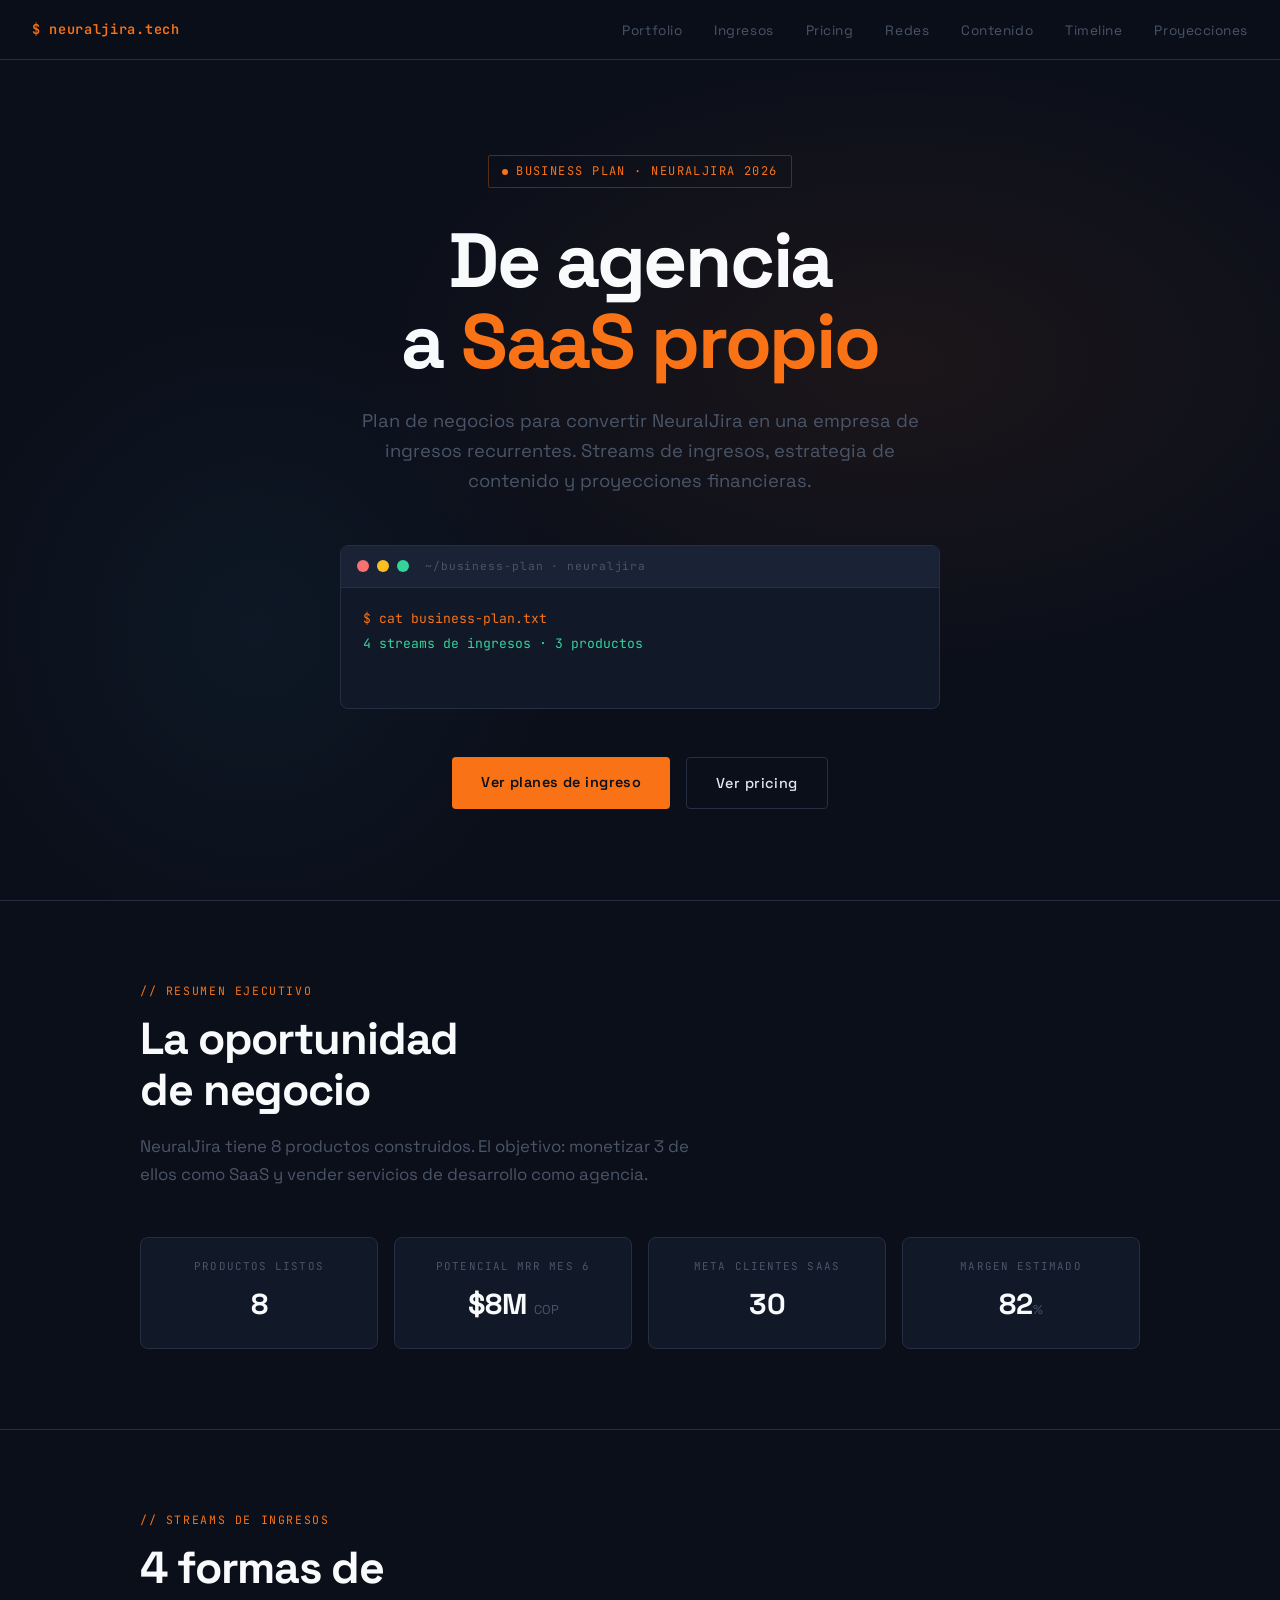
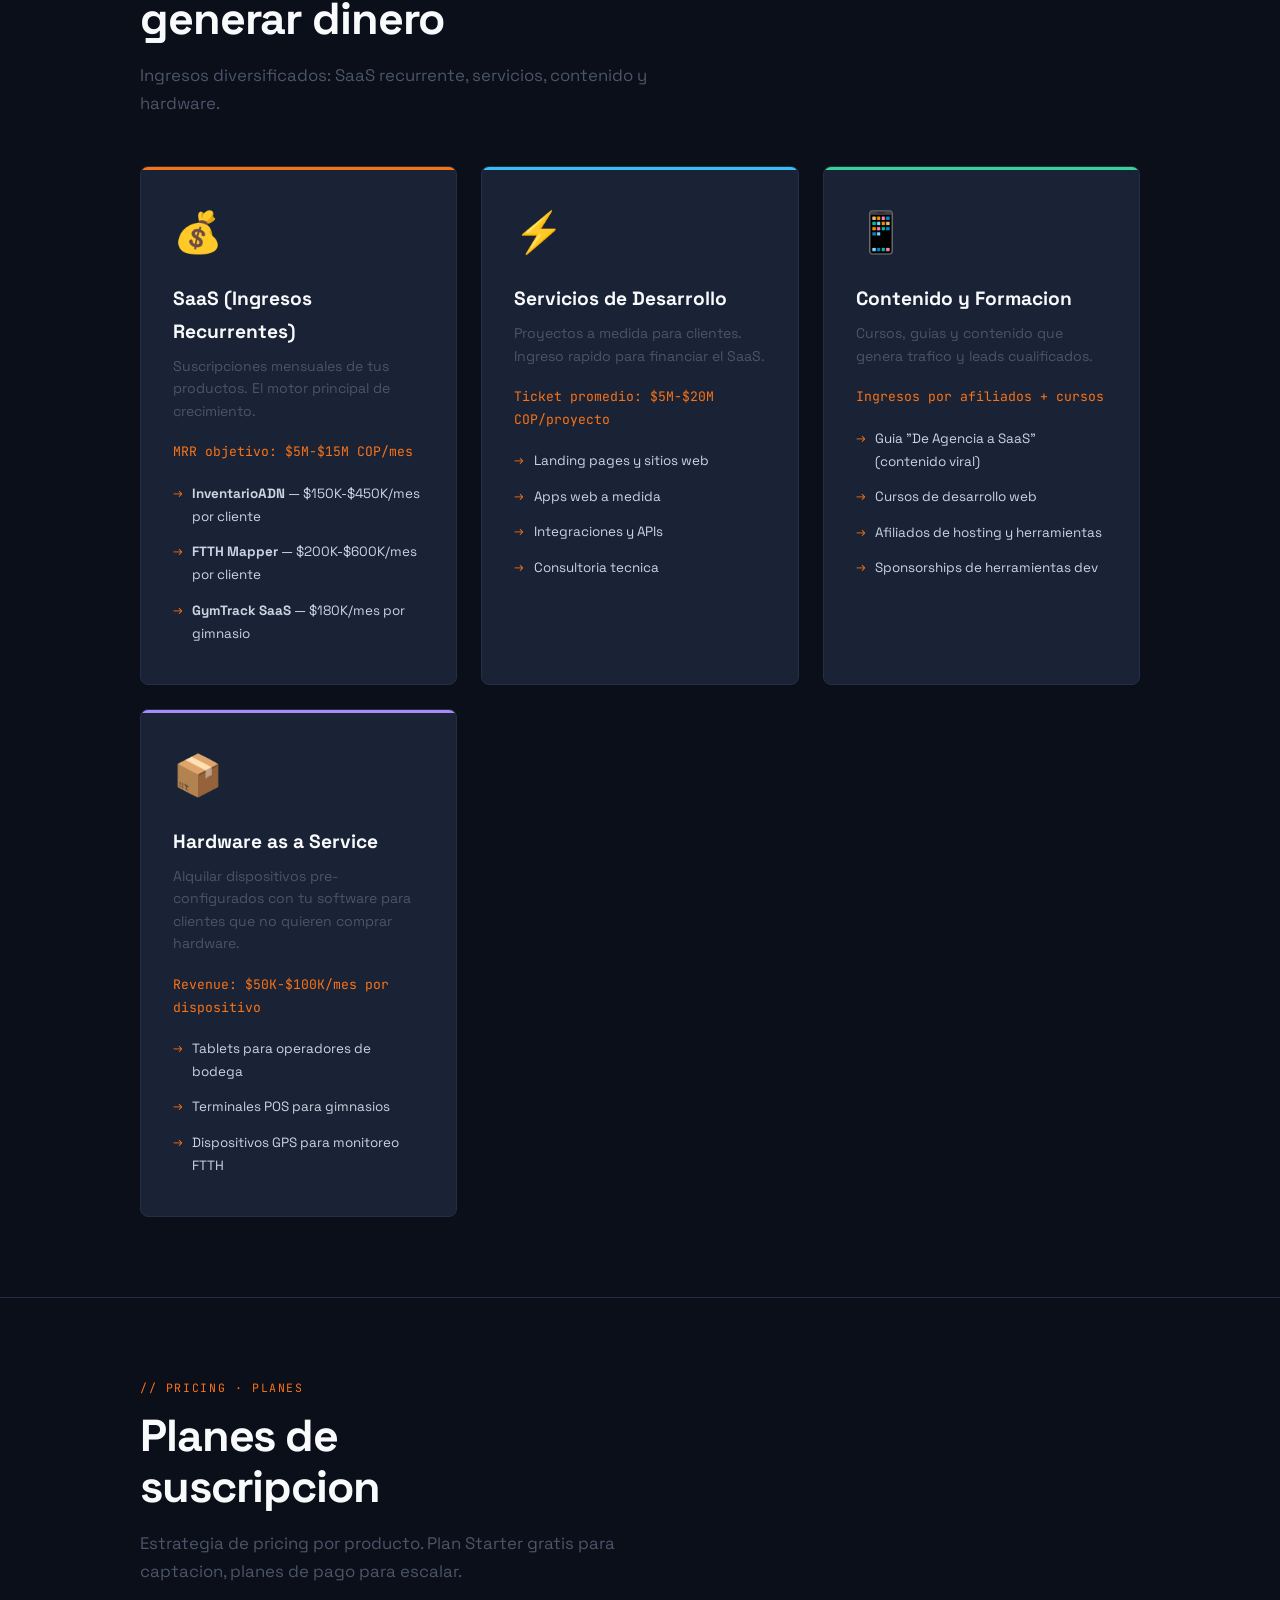
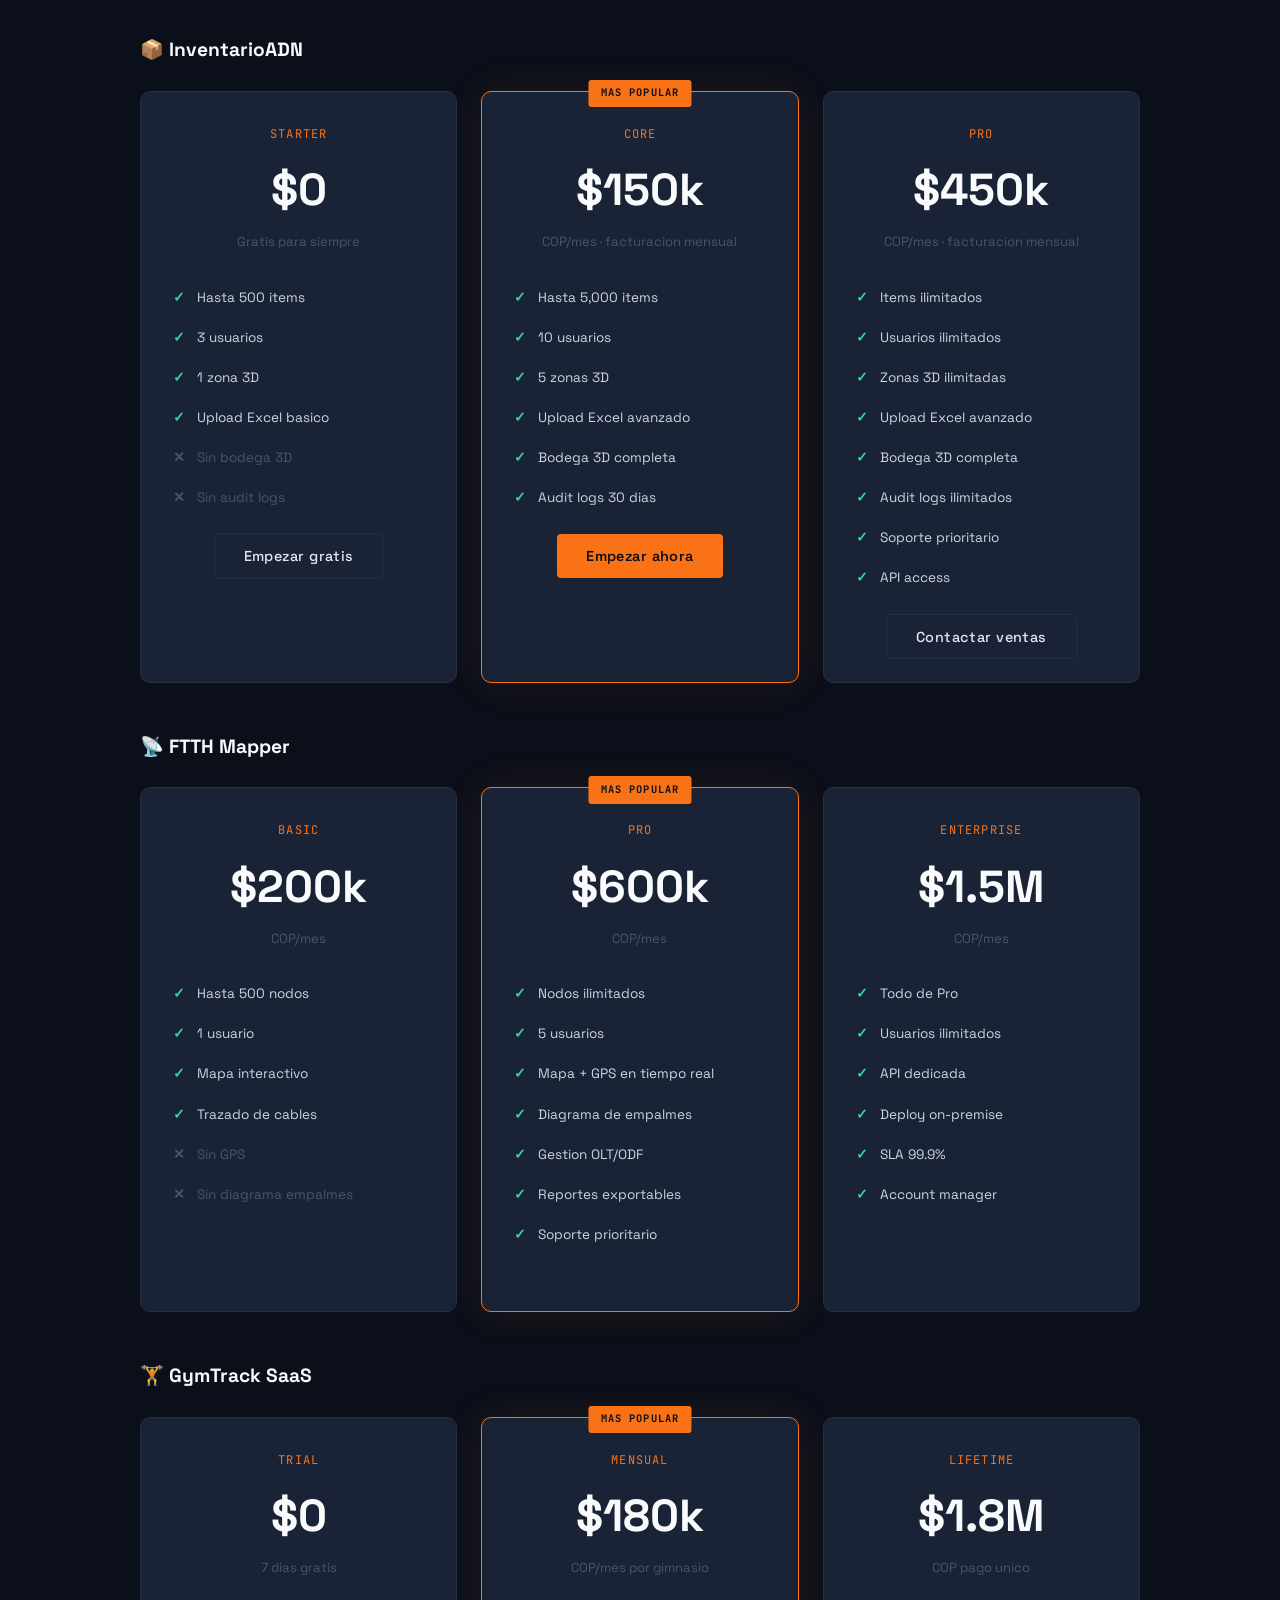
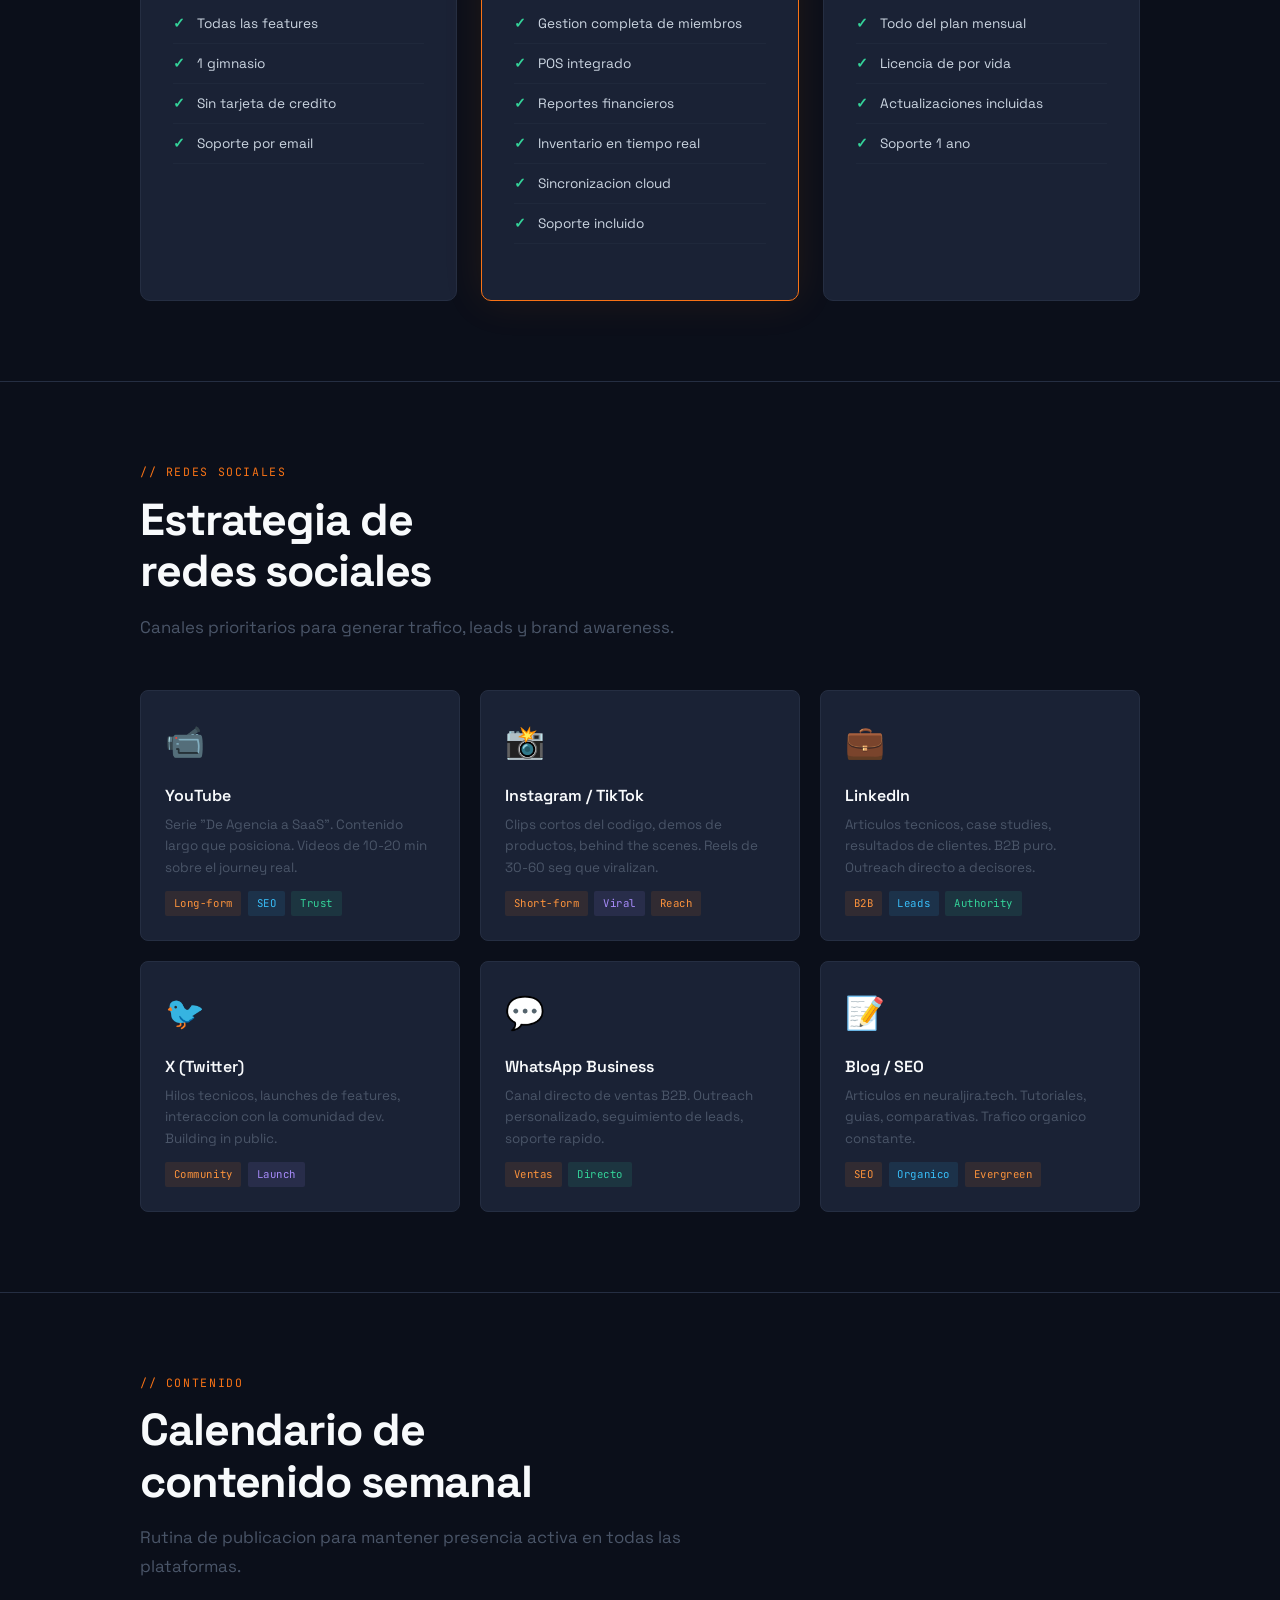
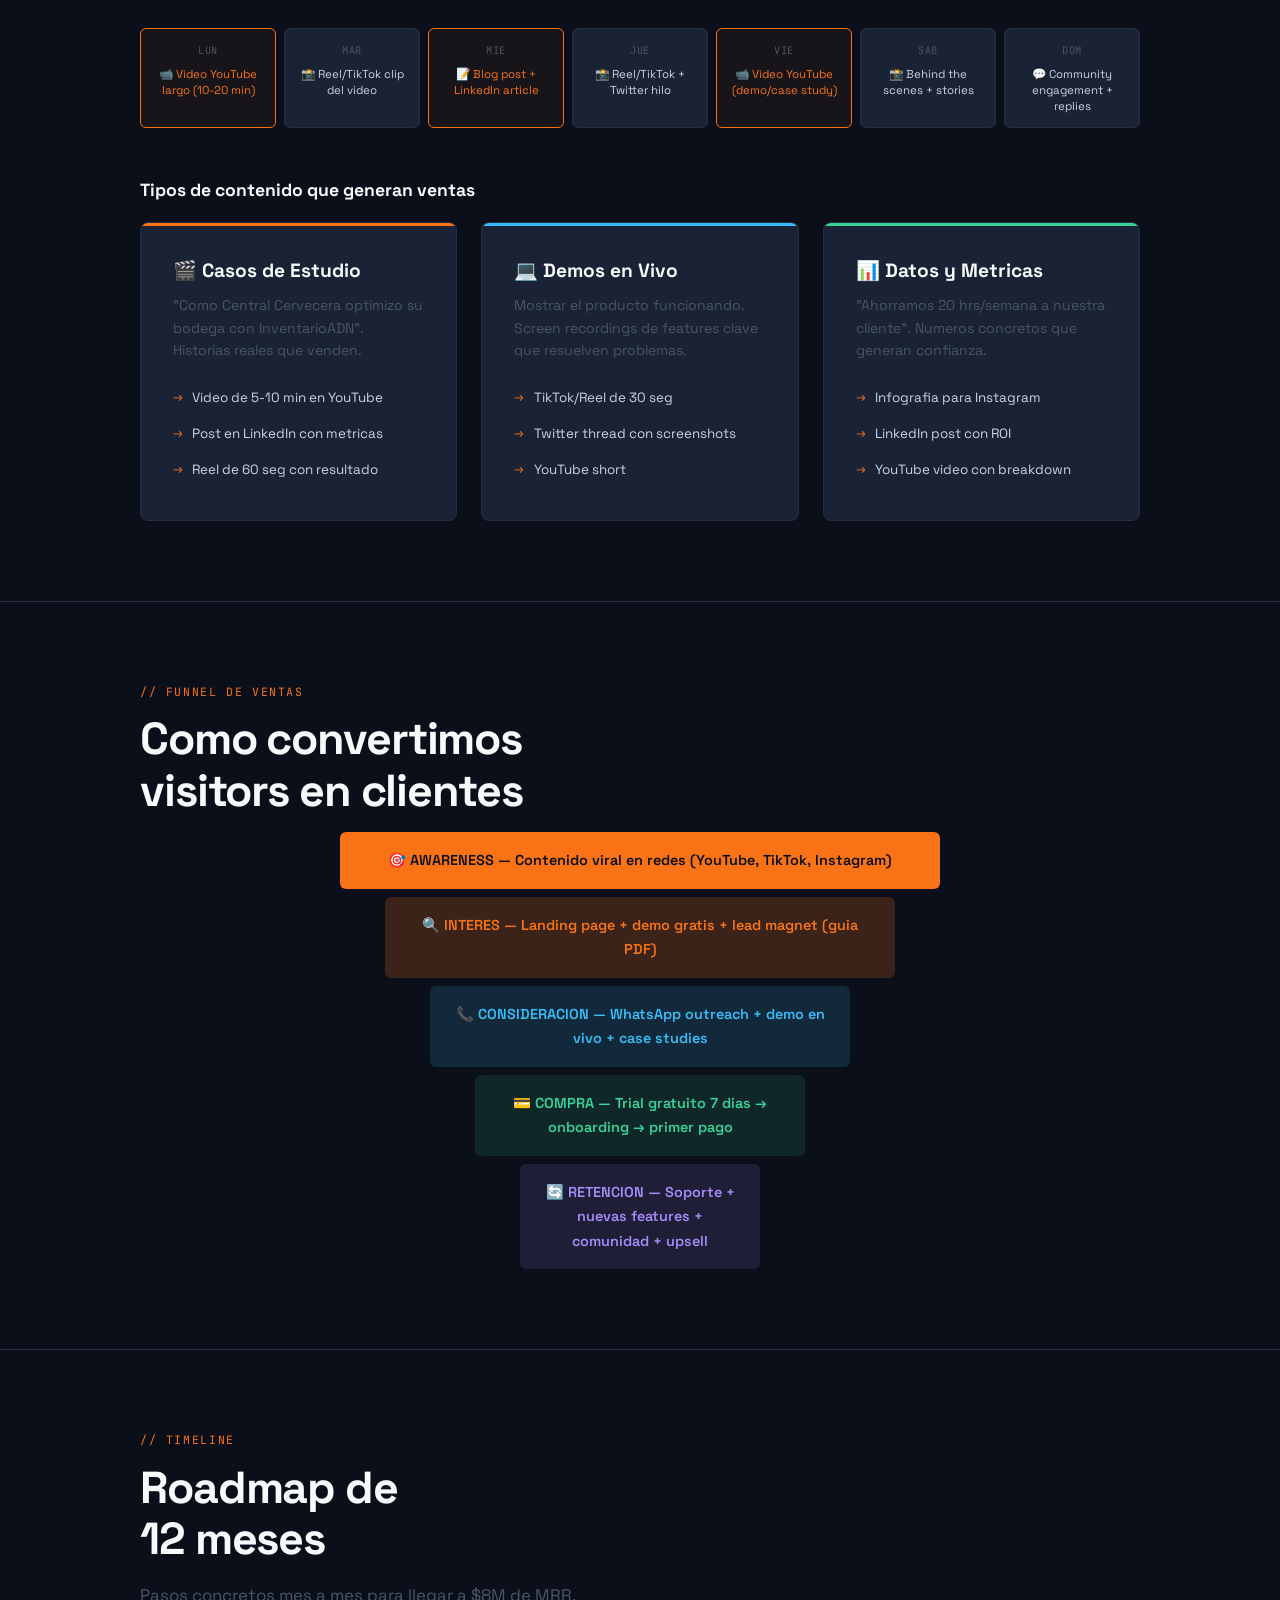
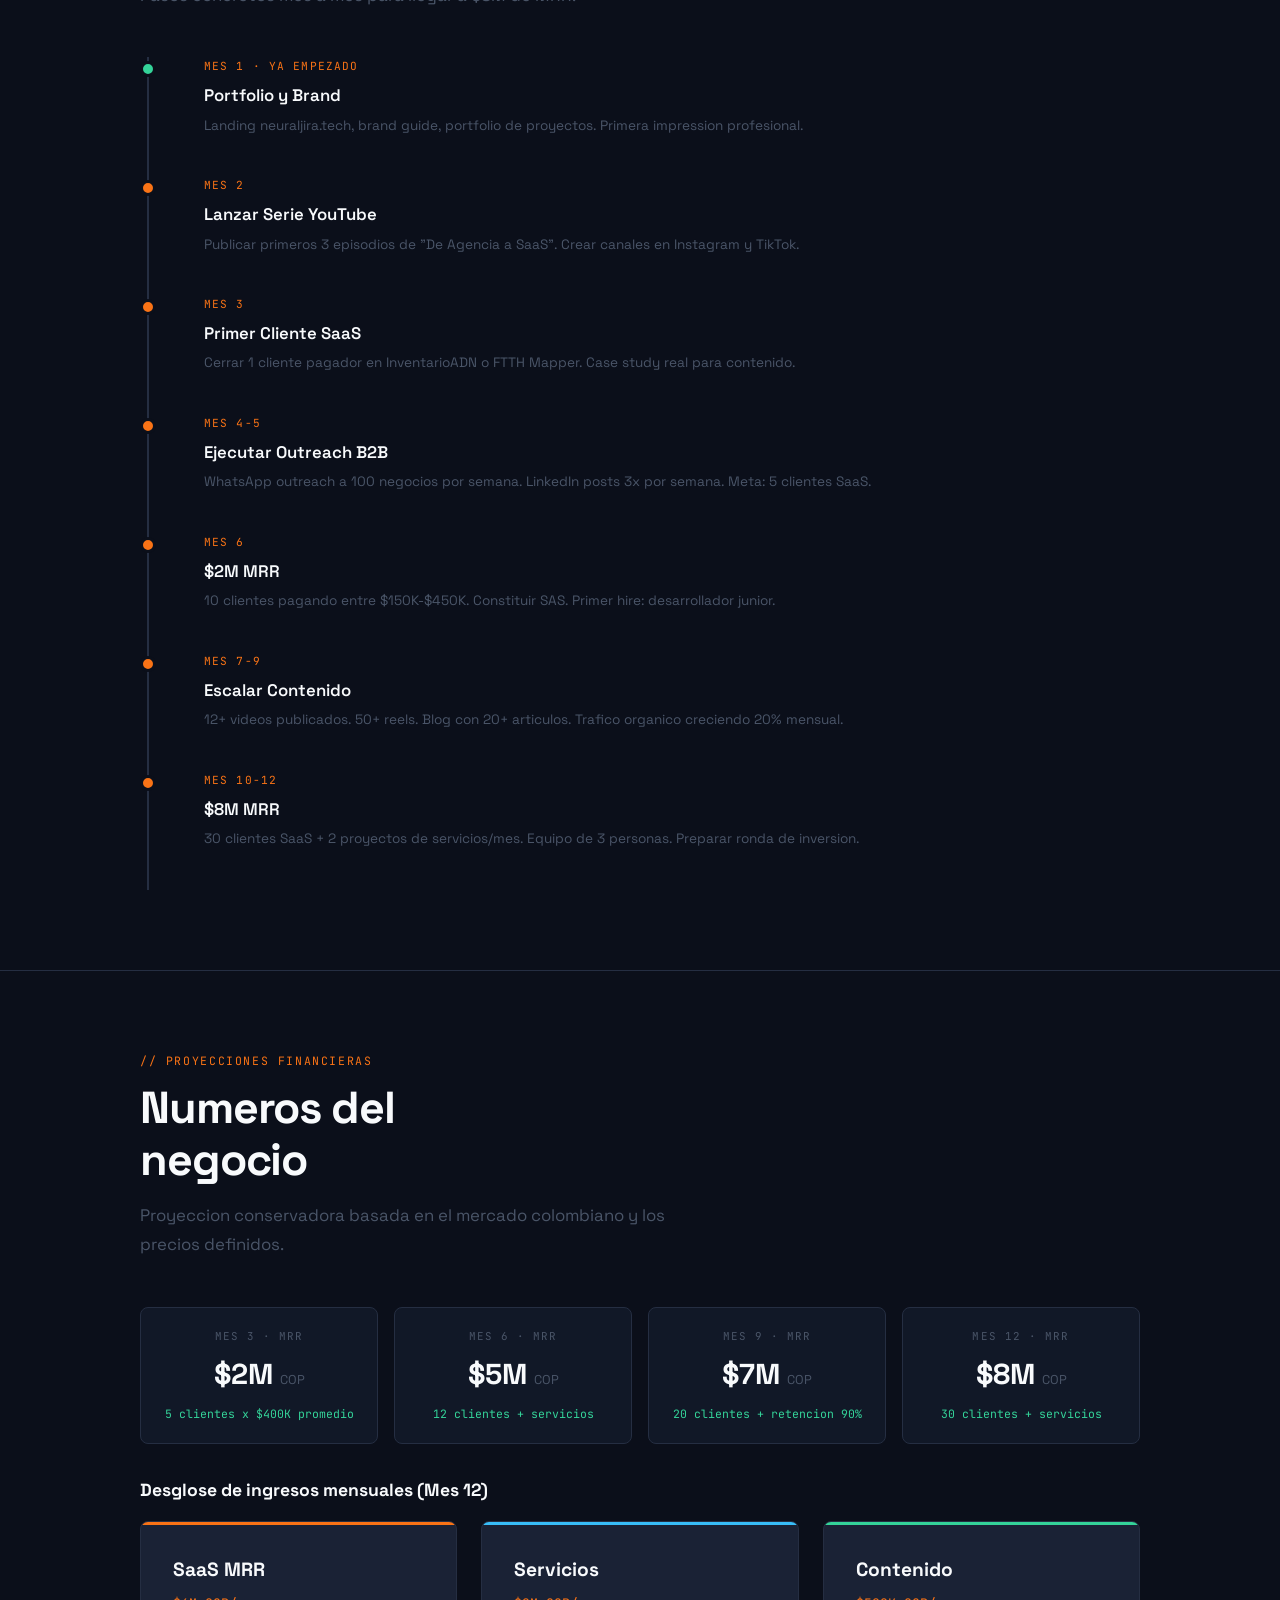
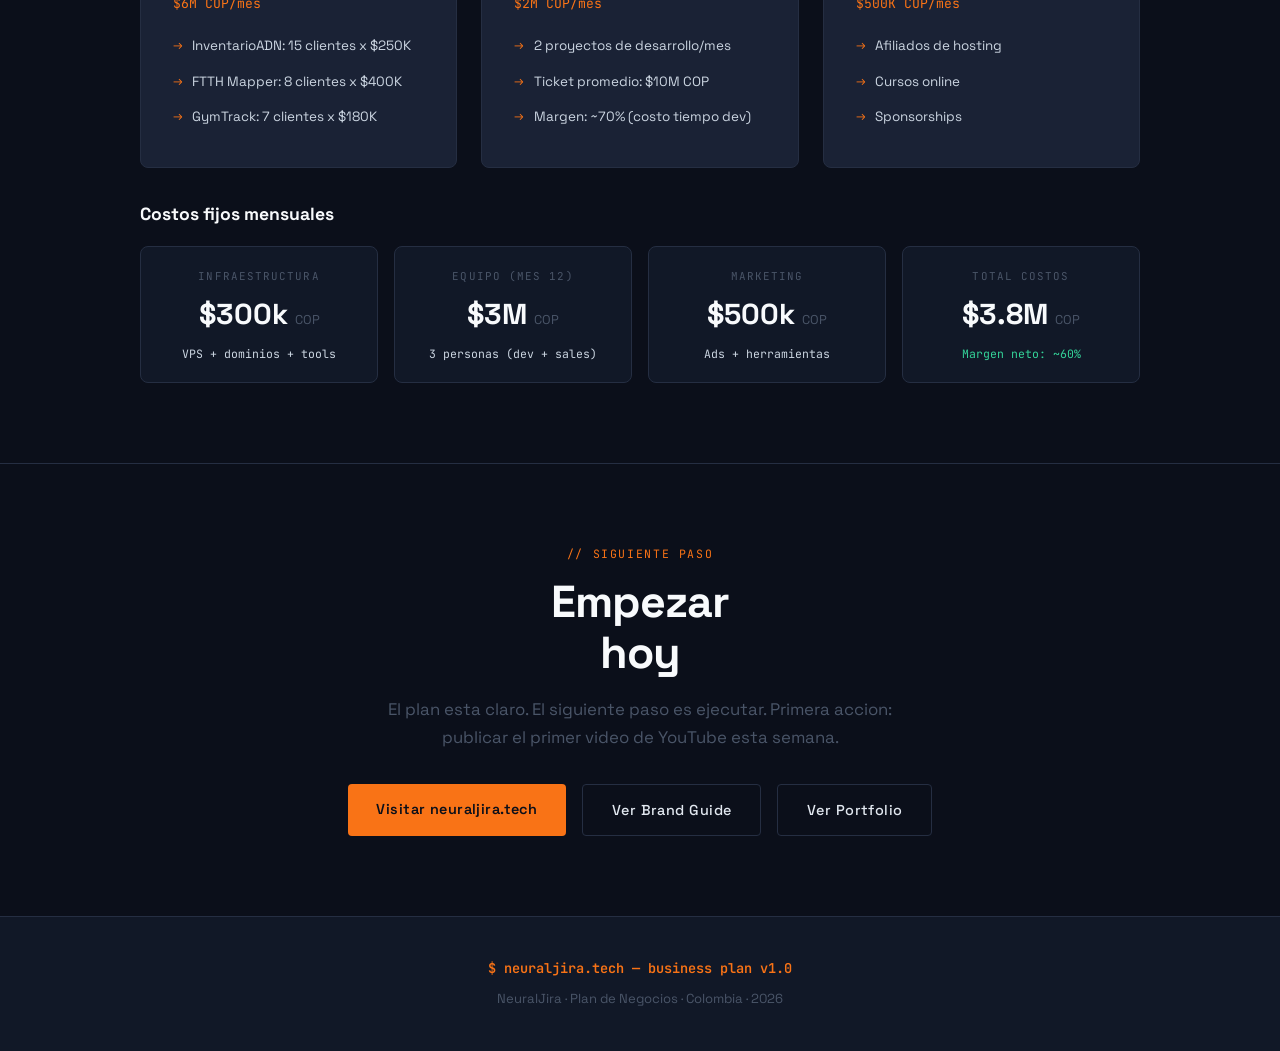
<file: business-plan.html>
<!DOCTYPE html>
<html lang="es">
<head>
<meta charset="UTF-8">
<meta name="viewport" content="width=device-width, initial-scale=1.0">
<title>NeuralJira — Plan de Negocios 2026</title>
<meta name="description" content="Plan de negocios de NeuralJira. Streams de ingresos, estrategia de redes sociales, pricing y proyecciones financieras.">
<link rel="preconnect" href="https://fonts.googleapis.com">
<link href="https://fonts.googleapis.com/css2?family=Space+Grotesk:wght@300;400;500;600;700&family=JetBrains+Mono:wght@400;600&display=swap" rel="stylesheet">
<link rel="stylesheet" href="css/style.css">
<style>
  .revenue-grid {
    display: grid;
    grid-template-columns: repeat(auto-fill, minmax(300px, 1fr));
    gap: 1.5rem;
  }
  .revenue-card {
    background: var(--panel);
    border: 1px solid var(--border);
    border-radius: 8px;
    padding: 2rem;
    position: relative;
    overflow: hidden;
    transition: border-color .25s, transform .25s;
  }
  .revenue-card:hover {
    border-color: rgba(249,115,22,.4);
    transform: translateY(-3px);
  }
  .revenue-card::before {
    content: '';
    position: absolute;
    top: 0; left: 0; right: 0;
    height: 3px;
  }
  .revenue-card.saas::before { background: var(--accent); }
  .revenue-card.services::before { background: var(--electric); }
  .revenue-card.content::before { background: var(--green); }
  .revenue-card.hw::before { background: var(--purple); }

  .revenue-icon { font-size: 2.5rem; margin-bottom: 1rem; }
  .revenue-name {
    font-size: 1.2rem; font-weight: 700;
    color: var(--white); margin-bottom: .4rem;
  }
  .revenue-desc {
    font-size: .88rem; color: var(--muted); line-height: 1.6;
    margin-bottom: 1.2rem;
  }
  .revenue-price {
    font-family: var(--font-mono); font-size: .82rem;
    color: var(--accent); margin-bottom: .8rem;
  }
  .revenue-items {
    list-style: none; padding: 0;
  }
  .revenue-items li {
    font-size: .84rem; color: var(--text);
    padding: .4rem 0; padding-left: 1.2rem;
    position: relative;
  }
  .revenue-items li::before {
    content: '→'; position: absolute; left: 0;
    color: var(--accent); font-size: .75rem;
  }

  .timeline {
    position: relative;
    padding-left: 2rem;
  }
  .timeline::before {
    content: '';
    position: absolute; left: 7px; top: 0; bottom: 0;
    width: 2px; background: var(--border);
  }
  .tl-item {
    position: relative;
    padding: 0 0 2.5rem 2rem;
  }
  .tl-item::before {
    content: '';
    position: absolute; left: -2rem; top: 4px;
    width: 16px; height: 16px; border-radius: 50%;
    background: var(--accent);
    border: 3px solid var(--ink);
  }
  .tl-item.done::before { background: var(--green); }
  .tl-item.future::before { background: var(--muted); }
  .tl-label {
    font-family: var(--font-mono); font-size: .7rem;
    color: var(--accent); letter-spacing: .1em;
    text-transform: uppercase; margin-bottom: .3rem;
  }
  .tl-title {
    font-size: 1.05rem; font-weight: 600;
    color: var(--white); margin-bottom: .3rem;
  }
  .tl-desc {
    font-size: .85rem; color: var(--muted); line-height: 1.6;
  }

  .social-grid {
    display: grid;
    grid-template-columns: repeat(auto-fill, minmax(280px, 1fr));
    gap: 1.25rem;
  }
  .social-card {
    background: var(--panel);
    border: 1px solid var(--border);
    border-radius: 8px;
    padding: 1.5rem;
    transition: border-color .25s;
  }
  .social-card:hover { border-color: rgba(249,115,22,.3); }
  .social-icon { font-size: 2rem; margin-bottom: .8rem; }
  .social-name {
    font-size: 1rem; font-weight: 600;
    color: var(--white); margin-bottom: .3rem;
  }
  .social-desc {
    font-size: .84rem; color: var(--muted); line-height: 1.6;
    margin-bottom: .8rem;
  }
  .social-tags { display: flex; flex-wrap: wrap; gap: .4rem; }

  .pricing-grid {
    display: grid;
    grid-template-columns: repeat(auto-fill, minmax(280px, 1fr));
    gap: 1.5rem;
  }
  .price-card {
    background: var(--panel);
    border: 1px solid var(--border);
    border-radius: 10px;
    padding: 2rem;
    text-align: center;
    position: relative;
    transition: border-color .25s, transform .25s;
  }
  .price-card:hover {
    border-color: rgba(249,115,22,.4);
    transform: translateY(-4px);
  }
  .price-card.featured {
    border-color: var(--accent);
    box-shadow: 0 0 40px rgba(249,115,22,.1);
  }
  .price-card.featured::before {
    content: 'MAS POPULAR';
    position: absolute; top: -12px; left: 50%; transform: translateX(-50%);
    background: var(--accent); color: var(--ink);
    font-family: var(--font-mono); font-size: .65rem; font-weight: 700;
    padding: .3rem .8rem; border-radius: 3px;
    letter-spacing: .1em;
  }
  .price-plan {
    font-family: var(--font-mono); font-size: .75rem;
    color: var(--accent); letter-spacing: .1em;
    text-transform: uppercase; margin-bottom: .5rem;
  }
  .price-amount {
    font-size: 2.8rem; font-weight: 700;
    color: var(--white); margin-bottom: .2rem;
  }
  .price-amount span {
    font-size: .9rem; color: var(--muted); font-weight: 400;
  }
  .price-period {
    font-size: .82rem; color: var(--muted); margin-bottom: 1.5rem;
  }
  .price-features {
    list-style: none; padding: 0; text-align: left;
    margin-bottom: 1.5rem;
  }
  .price-features li {
    font-size: .85rem; color: var(--text);
    padding: .5rem 0; padding-left: 1.5rem;
    position: relative;
    border-bottom: 1px solid rgba(37,46,66,.5);
  }
  .price-features li::before {
    content: '✓'; position: absolute; left: 0;
    color: var(--green); font-weight: 600;
  }
  .price-features li.disabled {
    color: var(--muted);
  }
  .price-features li.disabled::before {
    content: '✕'; color: var(--muted);
  }

  .kpi-grid {
    display: grid;
    grid-template-columns: repeat(auto-fill, minmax(200px, 1fr));
    gap: 1rem;
  }
  .kpi-card {
    background: var(--deep);
    border: 1px solid var(--border);
    border-radius: 8px;
    padding: 1.2rem;
    text-align: center;
  }
  .kpi-label {
    font-family: var(--font-mono); font-size: .68rem;
    color: var(--muted); letter-spacing: .1em;
    text-transform: uppercase; margin-bottom: .3rem;
  }
  .kpi-val {
    font-size: 1.8rem; font-weight: 700;
    color: var(--white);
  }
  .kpi-val span {
    font-size: .8rem; color: var(--muted); font-weight: 400;
  }
  .kpi-change {
    font-family: var(--font-mono); font-size: .72rem;
    margin-top: .3rem;
  }
  .kpi-change.up { color: var(--green); }
  .kpi-change.down { color: var(--red); }

  .content-calendar {
    display: grid;
    grid-template-columns: repeat(7, 1fr);
    gap: .5rem;
    margin-top: 1.5rem;
  }
  .cal-day {
    background: var(--panel);
    border: 1px solid var(--border);
    border-radius: 6px;
    padding: .8rem;
    text-align: center;
    min-height: 80px;
  }
  .cal-day-label {
    font-family: var(--font-mono); font-size: .65rem;
    color: var(--muted); letter-spacing: .08em;
    text-transform: uppercase; margin-bottom: .4rem;
  }
  .cal-day-content {
    font-size: .72rem; color: var(--text); line-height: 1.4;
  }
  .cal-day.highlight {
    border-color: var(--accent);
    background: rgba(249,115,22,.05);
  }
  .cal-day.highlight .cal-day-content { color: var(--accent); }

  .funnel {
    display: flex;
    flex-direction: column;
    gap: .5rem;
    max-width: 600px;
    margin: 0 auto;
  }
  .funnel-step {
    padding: 1rem 1.5rem;
    border-radius: 6px;
    text-align: center;
    font-weight: 600;
    font-size: .9rem;
    transition: transform .2s;
  }
  .funnel-step:hover { transform: scale(1.02); }

  @media (max-width: 640px) {
    .content-calendar { grid-template-columns: repeat(3, 1fr); }
    .pricing-grid { grid-template-columns: 1fr; }
  }
</style>
</head>
<body>

<nav>
  <a class="nav-logo" href="#">$ neuraljira.tech</a>
  <button class="nav-toggle" id="nav-toggle" aria-label="Abrir menu">
    <span></span><span></span><span></span>
  </button>
  <ul class="nav-links" id="nav-links" role="list">
    <li><a href="index.html">Portfolio</a></li>
    <li><a href="#ingresos">Ingresos</a></li>
    <li><a href="#pricing">Pricing</a></li>
    <li><a href="#redes">Redes</a></li>
    <li><a href="#contenido">Contenido</a></li>
    <li><a href="#timeline">Timeline</a></li>
    <li><a href="#proyecciones">Proyecciones</a></li>
  </ul>
</nav>

<!-- HERO -->
<section class="hero">
  <div class="hero-inner">
    <div class="hero-eyebrow"><span></span> Business Plan · NeuralJira 2026</div>
    <h1>De agencia<br>a <em>SaaS propio</em></h1>
    <p class="hero-sub">Plan de negocios para convertir NeuralJira en una empresa de ingresos recurrentes. Streams de ingresos, estrategia de contenido y proyecciones financieras.</p>

    <div class="terminal">
      <div class="terminal-bar">
        <div class="dot dot-r"></div>
        <div class="dot dot-y"></div>
        <div class="dot dot-g"></div>
        <span class="terminal-title">~/business-plan · neuraljira</span>
      </div>
      <div class="terminal-body" id="terminal-output"></div>
    </div>

    <div class="hero-ctas">
      <a href="#ingresos" class="btn-primary">Ver planes de ingreso</a>
      <a href="#pricing" class="btn-ghost">Ver pricing</a>
    </div>
  </div>
</section>

<hr class="divider">

<!-- RESUMEN EJECUTIVO -->
<section id="resumen">
  <div class="container">
    <div class="section-label">// resumen ejecutivo</div>
    <h2>La oportunidad<br>de negocio</h2>
    <p class="section-lead">NeuralJira tiene 8 productos construidos. El objetivo: monetizar 3 de ellos como SaaS y vender servicios de desarrollo como agencia.</p>

    <div class="kpi-grid">
      <div class="kpi-card">
        <div class="kpi-label">Productos listos</div>
        <div class="kpi-val">8</div>
      </div>
      <div class="kpi-card">
        <div class="kpi-label">Potencial MRR mes 6</div>
        <div class="kpi-val">$8M <span>COP</span></div>
      </div>
      <div class="kpi-card">
        <div class="kpi-label">Meta clientes SaaS</div>
        <div class="kpi-val">30</div>
      </div>
      <div class="kpi-card">
        <div class="kpi-label">Margen estimado</div>
        <div class="kpi-val">82<span>%</span></div>
      </div>
    </div>
  </div>
</section>

<hr class="divider">

<!-- STREAMS DE INGRESOS -->
<section id="ingresos">
  <div class="container">
    <div class="section-label">// streams de ingresos</div>
    <h2>4 formas de<br>generar dinero</h2>
    <p class="section-lead">Ingresos diversificados: SaaS recurrente, servicios, contenido y hardware.</p>

    <div class="revenue-grid">
      <!-- SaaS -->
      <div class="revenue-card saas">
        <div class="revenue-icon">💰</div>
        <div class="revenue-name">SaaS (Ingresos Recurrentes)</div>
        <div class="revenue-desc">Suscripciones mensuales de tus productos. El motor principal de crecimiento.</div>
        <div class="revenue-price">MRR objetivo: $5M-$15M COP/mes</div>
        <ul class="revenue-items">
          <li><strong>InventarioADN</strong> — $150K-$450K/mes por cliente</li>
          <li><strong>FTTH Mapper</strong> — $200K-$600K/mes por cliente</li>
          <li><strong>GymTrack SaaS</strong> — $180K/mes por gimnasio</li>
        </ul>
      </div>

      <!-- Servicios -->
      <div class="revenue-card services">
        <div class="revenue-icon">⚡</div>
        <div class="revenue-name">Servicios de Desarrollo</div>
        <div class="revenue-desc">Proyectos a medida para clientes. Ingreso rapido para financiar el SaaS.</div>
        <div class="revenue-price">Ticket promedio: $5M-$20M COP/proyecto</div>
        <ul class="revenue-items">
          <li>Landing pages y sitios web</li>
          <li>Apps web a medida</li>
          <li>Integraciones y APIs</li>
          <li>Consultoria tecnica</li>
        </ul>
      </div>

      <!-- Contenido -->
      <div class="revenue-card content">
        <div class="revenue-icon">📱</div>
        <div class="revenue-name">Contenido y Formacion</div>
        <div class="revenue-desc">Cursos, guias y contenido que genera trafico y leads cualificados.</div>
        <div class="revenue-price">Ingresos por afiliados + cursos</div>
        <ul class="revenue-items">
          <li>Guia "De Agencia a SaaS" (contenido viral)</li>
          <li>Cursos de desarrollo web</li>
          <li>Afiliados de hosting y herramientas</li>
          <li>Sponsorships de herramientas dev</li>
        </ul>
      </div>

      <!-- Hardware -->
      <div class="revenue-card hw">
        <div class="revenue-icon">📦</div>
        <div class="revenue-name">Hardware as a Service</div>
        <div class="revenue-desc">Alquilar dispositivos pre-configurados con tu software para clientes que no quieren comprar hardware.</div>
        <div class="revenue-price">Revenue: $50K-$100K/mes por dispositivo</div>
        <ul class="revenue-items">
          <li>Tablets para operadores de bodega</li>
          <li>Terminales POS para gimnasios</li>
          <li>Dispositivos GPS para monitoreo FTTH</li>
        </ul>
      </div>
    </div>
  </div>
</section>

<hr class="divider">

<!-- PRICING DETALLADO -->
<section id="pricing">
  <div class="container">
    <div class="section-label">// pricing · planes</div>
    <h2>Planes de<br>suscripcion</h2>
    <p class="section-lead">Estrategia de pricing por producto. Plan Starter gratis para captacion, planes de pago para escalar.</p>

    <!-- InventarioADN Pricing -->
    <h3 style="color:var(--white);font-size:1.2rem;margin-bottom:1.5rem;">📦 InventarioADN</h3>
    <div class="pricing-grid" style="margin-bottom:3rem;">
      <div class="price-card">
        <div class="price-plan">Starter</div>
        <div class="price-amount">$0</div>
        <div class="price-period">Gratis para siempre</div>
        <ul class="price-features">
          <li>Hasta 500 items</li>
          <li>3 usuarios</li>
          <li>1 zona 3D</li>
          <li>Upload Excel basico</li>
          <li class="disabled">Sin bodega 3D</li>
          <li class="disabled">Sin audit logs</li>
        </ul>
        <a href="#" class="btn-ghost" style="width:100%;text-align:center;">Empezar gratis</a>
      </div>
      <div class="price-card featured">
        <div class="price-plan">Core</div>
        <div class="price-amount">$150k</div>
        <div class="price-period">COP/mes · facturacion mensual</div>
        <ul class="price-features">
          <li>Hasta 5,000 items</li>
          <li>10 usuarios</li>
          <li>5 zonas 3D</li>
          <li>Upload Excel avanzado</li>
          <li>Bodega 3D completa</li>
          <li>Audit logs 30 dias</li>
        </ul>
        <a href="#" class="btn-primary" style="width:100%;text-align:center;">Empezar ahora</a>
      </div>
      <div class="price-card">
        <div class="price-plan">Pro</div>
        <div class="price-amount">$450k</div>
        <div class="price-period">COP/mes · facturacion mensual</div>
        <ul class="price-features">
          <li>Items ilimitados</li>
          <li>Usuarios ilimitados</li>
          <li>Zonas 3D ilimitadas</li>
          <li>Upload Excel avanzado</li>
          <li>Bodega 3D completa</li>
          <li>Audit logs ilimitados</li>
          <li>Soporte prioritario</li>
          <li>API access</li>
        </ul>
        <a href="#" class="btn-ghost" style="width:100%;text-align:center;">Contactar ventas</a>
      </div>
    </div>

    <!-- FTTH Mapper Pricing -->
    <h3 style="color:var(--white);font-size:1.2rem;margin-bottom:1.5rem;">📡 FTTH Mapper</h3>
    <div class="pricing-grid" style="margin-bottom:3rem;">
      <div class="price-card">
        <div class="price-plan">Basic</div>
        <div class="price-amount">$200k</div>
        <div class="price-period">COP/mes</div>
        <ul class="price-features">
          <li>Hasta 500 nodos</li>
          <li>1 usuario</li>
          <li>Mapa interactivo</li>
          <li>Trazado de cables</li>
          <li class="disabled">Sin GPS</li>
          <li class="disabled">Sin diagrama empalmes</li>
        </ul>
      </div>
      <div class="price-card featured">
        <div class="price-plan">Pro</div>
        <div class="price-amount">$600k</div>
        <div class="price-period">COP/mes</div>
        <ul class="price-features">
          <li>Nodos ilimitados</li>
          <li>5 usuarios</li>
          <li>Mapa + GPS en tiempo real</li>
          <li>Diagrama de empalmes</li>
          <li>Gestion OLT/ODF</li>
          <li>Reportes exportables</li>
          <li>Soporte prioritario</li>
        </ul>
      </div>
      <div class="price-card">
        <div class="price-plan">Enterprise</div>
        <div class="price-amount">$1.5M</div>
        <div class="price-period">COP/mes</div>
        <ul class="price-features">
          <li>Todo de Pro</li>
          <li>Usuarios ilimitados</li>
          <li>API dedicada</li>
          <li>Deploy on-premise</li>
          <li>SLA 99.9%</li>
          <li>Account manager</li>
        </ul>
      </div>
    </div>

    <!-- GymTrack Pricing -->
    <h3 style="color:var(--white);font-size:1.2rem;margin-bottom:1.5rem;">🏋️ GymTrack SaaS</h3>
    <div class="pricing-grid">
      <div class="price-card">
        <div class="price-plan">Trial</div>
        <div class="price-amount">$0</div>
        <div class="price-period">7 dias gratis</div>
        <ul class="price-features">
          <li>Todas las features</li>
          <li>1 gimnasio</li>
          <li>Sin tarjeta de credito</li>
          <li>Soporte por email</li>
        </ul>
      </div>
      <div class="price-card featured">
        <div class="price-plan">Mensual</div>
        <div class="price-amount">$180k</div>
        <div class="price-period">COP/mes por gimnasio</div>
        <ul class="price-features">
          <li>Gestion completa de miembros</li>
          <li>POS integrado</li>
          <li>Reportes financieros</li>
          <li>Inventario en tiempo real</li>
          <li>Sincronizacion cloud</li>
          <li>Soporte incluido</li>
        </ul>
      </div>
      <div class="price-card">
        <div class="price-plan">Lifetime</div>
        <div class="price-amount">$1.8M</div>
        <div class="price-period">COP pago unico</div>
        <ul class="price-features">
          <li>Todo del plan mensual</li>
          <li>Licencia de por vida</li>
          <li>Actualizaciones incluidas</li>
          <li>Soporte 1 ano</li>
        </ul>
      </div>
    </div>
  </div>
</section>

<hr class="divider">

<!-- ESTRATEGIA DE REDES -->
<section id="redes">
  <div class="container">
    <div class="section-label">// redes sociales</div>
    <h2>Estrategia de<br>redes sociales</h2>
    <p class="section-lead">Canales prioritarios para generar trafico, leads y brand awareness.</p>

    <div class="social-grid">
      <div class="social-card">
        <div class="social-icon">📹</div>
        <div class="social-name">YouTube</div>
        <div class="social-desc">Serie "De Agencia a SaaS". Contenido largo que posiciona. Videos de 10-20 min sobre el journey real.</div>
        <div class="social-tags">
          <span class="tag">Long-form</span>
          <span class="tag blue">SEO</span>
          <span class="tag green">Trust</span>
        </div>
      </div>
      <div class="social-card">
        <div class="social-icon">📸</div>
        <div class="social-name">Instagram / TikTok</div>
        <div class="social-desc">Clips cortos del codigo, demos de productos, behind the scenes. Reels de 30-60 seg que viralizan.</div>
        <div class="social-tags">
          <span class="tag">Short-form</span>
          <span class="tag purple">Viral</span>
          <span class="tag">Reach</span>
        </div>
      </div>
      <div class="social-card">
        <div class="social-icon">💼</div>
        <div class="social-name">LinkedIn</div>
        <div class="social-desc">Articulos tecnicos, case studies, resultados de clientes. B2B puro. Outreach directo a decisores.</div>
        <div class="social-tags">
          <span class="tag">B2B</span>
          <span class="tag blue">Leads</span>
          <span class="tag green">Authority</span>
        </div>
      </div>
      <div class="social-card">
        <div class="social-icon">🐦</div>
        <div class="social-name">X (Twitter)</div>
        <div class="social-desc">Hilos tecnicos, launches de features, interaccion con la comunidad dev. Building in public.</div>
        <div class="social-tags">
          <span class="tag">Community</span>
          <span class="tag purple">Launch</span>
        </div>
      </div>
      <div class="social-card">
        <div class="social-icon">💬</div>
        <div class="social-name">WhatsApp Business</div>
        <div class="social-desc">Canal directo de ventas B2B. Outreach personalizado, seguimiento de leads, soporte rapido.</div>
        <div class="social-tags">
          <span class="tag">Ventas</span>
          <span class="tag green">Directo</span>
        </div>
      </div>
      <div class="social-card">
        <div class="social-icon">📝</div>
        <div class="social-name">Blog / SEO</div>
        <div class="social-desc">Articulos en neuraljira.tech. Tutoriales, guias, comparativas. Trafico organico constante.</div>
        <div class="social-tags">
          <span class="tag">SEO</span>
          <span class="tag blue">Organico</span>
          <span class="tag">Evergreen</span>
        </div>
      </div>
    </div>
  </div>
</section>

<hr class="divider">

<!-- ESTRATEGIA DE CONTENIDO -->
<section id="contenido">
  <div class="container">
    <div class="section-label">// contenido</div>
    <h2>Calendario de<br>contenido semanal</h2>
    <p class="section-lead">Rutina de publicacion para mantener presencia activa en todas las plataformas.</p>

    <div class="content-calendar">
      <div class="cal-day highlight">
        <div class="cal-day-label">Lun</div>
        <div class="cal-day-content">📹 Video YouTube largo (10-20 min)</div>
      </div>
      <div class="cal-day">
        <div class="cal-day-label">Mar</div>
        <div class="cal-day-content">📸 Reel/TikTok clip del video</div>
      </div>
      <div class="cal-day highlight">
        <div class="cal-day-label">Mie</div>
        <div class="cal-day-content">📝 Blog post + LinkedIn article</div>
      </div>
      <div class="cal-day">
        <div class="cal-day-label">Jue</div>
        <div class="cal-day-content">📸 Reel/TikTok + Twitter hilo</div>
      </div>
      <div class="cal-day highlight">
        <div class="cal-day-label">Vie</div>
        <div class="cal-day-content">📹 Video YouTube (demo/case study)</div>
      </div>
      <div class="cal-day">
        <div class="cal-day-label">Sab</div>
        <div class="cal-day-content">📸 Behind the scenes + stories</div>
      </div>
      <div class="cal-day">
        <div class="cal-day-label">Dom</div>
        <div class="cal-day-content">💬 Community engagement + replies</div>
      </div>
    </div>

    <div style="margin-top:3rem;">
      <h3 style="color:var(--white);font-size:1.1rem;margin-bottom:1rem;">Tipos de contenido que generan ventas</h3>
      <div class="revenue-grid">
        <div class="revenue-card saas">
          <div class="revenue-name">🎬 Casos de Estudio</div>
          <div class="revenue-desc">"Como Central Cervecera optimizo su bodega con InventarioADN". Historias reales que venden.</div>
          <ul class="revenue-items">
            <li>Video de 5-10 min en YouTube</li>
            <li>Post en LinkedIn con metricas</li>
            <li>Reel de 60 seg con resultado</li>
          </ul>
        </div>
        <div class="revenue-card services">
          <div class="revenue-name">💻 Demos en Vivo</div>
          <div class="revenue-desc">Mostrar el producto funcionando. Screen recordings de features clave que resuelven problemas.</div>
          <ul class="revenue-items">
            <li>TikTok/Reel de 30 seg</li>
            <li>Twitter thread con screenshots</li>
            <li>YouTube short</li>
          </ul>
        </div>
        <div class="revenue-card content">
          <div class="revenue-name">📊 Datos y Metricas</div>
          <div class="revenue-desc">"Ahorramos 20 hrs/semana a nuestra cliente". Numeros concretos que generan confianza.</div>
          <ul class="revenue-items">
            <li>Infografia para Instagram</li>
            <li>LinkedIn post con ROI</li>
            <li>YouTube video con breakdown</li>
          </ul>
        </div>
      </div>
    </div>
  </div>
</section>

<hr class="divider">

<!-- FUNNEL DE VENTAS -->
<section id="funnel">
  <div class="container">
    <div class="section-label">// funnel de ventas</div>
    <h2>Como convertimos<br>visitors en clientes</h2>

    <div class="funnel">
      <div class="funnel-step" style="background:var(--accent);color:var(--ink);width:100%;">
        🎯 AWARENESS — Contenido viral en redes (YouTube, TikTok, Instagram)
      </div>
      <div class="funnel-step" style="background:rgba(249,115,22,.2);color:var(--accent);width:85%;margin:0 auto;">
        🔍 INTERES — Landing page + demo gratis + lead magnet (guia PDF)
      </div>
      <div class="funnel-step" style="background:rgba(56,189,248,.15);color:var(--electric);width:70%;margin:0 auto;">
        📞 CONSIDERACION — WhatsApp outreach + demo en vivo + case studies
      </div>
      <div class="funnel-step" style="background:rgba(52,211,153,.12);color:var(--green);width:55%;margin:0 auto;">
        💳 COMPRA — Trial gratuito 7 dias → onboarding → primer pago
      </div>
      <div class="funnel-step" style="background:rgba(167,139,250,.12);color:var(--purple);width:40%;margin:0 auto;">
        🔄 RETENCION — Soporte + nuevas features + comunidad + upsell
      </div>
    </div>
  </div>
</section>

<hr class="divider">

<!-- TIMELINE -->
<section id="timeline">
  <div class="container">
    <div class="section-label">// timeline</div>
    <h2>Roadmap de<br>12 meses</h2>
    <p class="section-lead">Pasos concretos mes a mes para llegar a $8M de MRR.</p>

    <div class="timeline">
      <div class="tl-item done">
        <div class="tl-label">Mes 1 · Ya empezado</div>
        <div class="tl-title">Portfolio y Brand</div>
        <div class="tl-desc">Landing neuraljira.tech, brand guide, portfolio de proyectos. Primera impression profesional.</div>
      </div>
      <div class="tl-item">
        <div class="tl-label">Mes 2</div>
        <div class="tl-title">Lanzar Serie YouTube</div>
        <div class="tl-desc">Publicar primeros 3 episodios de "De Agencia a SaaS". Crear canales en Instagram y TikTok.</div>
      </div>
      <div class="tl-item">
        <div class="tl-label">Mes 3</div>
        <div class="tl-title">Primer Cliente SaaS</div>
        <div class="tl-desc">Cerrar 1 cliente pagador en InventarioADN o FTTH Mapper. Case study real para contenido.</div>
      </div>
      <div class="tl-item">
        <div class="tl-label">Mes 4-5</div>
        <div class="tl-title">Ejecutar Outreach B2B</div>
        <div class="tl-desc">WhatsApp outreach a 100 negocios por semana. LinkedIn posts 3x por semana. Meta: 5 clientes SaaS.</div>
      </div>
      <div class="tl-item">
        <div class="tl-label">Mes 6</div>
        <div class="tl-title">$2M MRR</div>
        <div class="tl-desc">10 clientes pagando entre $150K-$450K. Constituir SAS. Primer hire: desarrollador junior.</div>
      </div>
      <div class="tl-item">
        <div class="tl-label">Mes 7-9</div>
        <div class="tl-title">Escalar Contenido</div>
        <div class="tl-desc">12+ videos publicados. 50+ reels. Blog con 20+ articulos. Trafico organico creciendo 20% mensual.</div>
      </div>
      <div class="tl-item">
        <div class="tl-label">Mes 10-12</div>
        <div class="tl-title">$8M MRR</div>
        <div class="tl-desc">30 clientes SaaS + 2 proyectos de servicios/mes. Equipo de 3 personas. Preparar ronda de inversion.</div>
      </div>
    </div>
  </div>
</section>

<hr class="divider">

<!-- PROYECCIONES FINANCIERAS -->
<section id="proyecciones">
  <div class="container">
    <div class="section-label">// proyecciones financieras</div>
    <h2>Numeros del<br>negocio</h2>
    <p class="section-lead">Proyeccion conservadora basada en el mercado colombiano y los precios definidos.</p>

    <div class="kpi-grid" style="margin-bottom:2rem;">
      <div class="kpi-card">
        <div class="kpi-label">Mes 3 · MRR</div>
        <div class="kpi-val">$2M <span>COP</span></div>
        <div class="kpi-change up">5 clientes x $400K promedio</div>
      </div>
      <div class="kpi-card">
        <div class="kpi-label">Mes 6 · MRR</div>
        <div class="kpi-val">$5M <span>COP</span></div>
        <div class="kpi-change up">12 clientes + servicios</div>
      </div>
      <div class="kpi-card">
        <div class="kpi-label">Mes 9 · MRR</div>
        <div class="kpi-val">$7M <span>COP</span></div>
        <div class="kpi-change up">20 clientes + retencion 90%</div>
      </div>
      <div class="kpi-card">
        <div class="kpi-label">Mes 12 · MRR</div>
        <div class="kpi-val">$8M <span>COP</span></div>
        <div class="kpi-change up">30 clientes + servicios</div>
      </div>
    </div>

    <h3 style="color:var(--white);font-size:1.1rem;margin-bottom:1rem;">Desglose de ingresos mensuales (Mes 12)</h3>
    <div class="revenue-grid">
      <div class="revenue-card saas">
        <div class="revenue-name">SaaS MRR</div>
        <div class="revenue-price">$6M COP/mes</div>
        <ul class="revenue-items">
          <li>InventarioADN: 15 clientes x $250K</li>
          <li>FTTH Mapper: 8 clientes x $400K</li>
          <li>GymTrack: 7 clientes x $180K</li>
        </ul>
      </div>
      <div class="revenue-card services">
        <div class="revenue-name">Servicios</div>
        <div class="revenue-price">$2M COP/mes</div>
        <ul class="revenue-items">
          <li>2 proyectos de desarrollo/mes</li>
          <li>Ticket promedio: $10M COP</li>
          <li>Margen: ~70% (costo tiempo dev)</li>
        </ul>
      </div>
      <div class="revenue-card content">
        <div class="revenue-name">Contenido</div>
        <div class="revenue-price">$500K COP/mes</div>
        <ul class="revenue-items">
          <li>Afiliados de hosting</li>
          <li>Cursos online</li>
          <li>Sponsorships</li>
        </ul>
      </div>
    </div>

    <h3 style="color:var(--white);font-size:1.1rem;margin:2rem 0 1rem;">Costos fijos mensuales</h3>
    <div class="kpi-grid">
      <div class="kpi-card">
        <div class="kpi-label">Infraestructura</div>
        <div class="kpi-val">$300k <span>COP</span></div>
        <div class="kpi-change">VPS + dominios + tools</div>
      </div>
      <div class="kpi-card">
        <div class="kpi-label">Equipo (Mes 12)</div>
        <div class="kpi-val">$3M <span>COP</span></div>
        <div class="kpi-change">3 personas (dev + sales)</div>
      </div>
      <div class="kpi-card">
        <div class="kpi-label">Marketing</div>
        <div class="kpi-val">$500k <span>COP</span></div>
        <div class="kpi-change">Ads + herramientas</div>
      </div>
      <div class="kpi-card">
        <div class="kpi-label">Total Costos</div>
        <div class="kpi-val">$3.8M <span>COP</span></div>
        <div class="kpi-change up">Margen neto: ~60%</div>
      </div>
    </div>
  </div>
</section>

<hr class="divider">

<!-- CTA -->
<section>
  <div class="container" style="text-align:center;">
    <div class="section-label">// siguiente paso</div>
    <h2>Empezar<br>hoy</h2>
    <p class="section-lead" style="margin:0 auto 2rem;">El plan esta claro. El siguiente paso es ejecutar. Primera accion: publicar el primer video de YouTube esta semana.</p>
    <div class="hero-ctas">
      <a href="https://neuraljira.tech" class="btn-primary" target="_blank">Visitar neuraljira.tech</a>
      <a href="brand-guide.html" class="btn-ghost">Ver Brand Guide</a>
      <a href="index.html" class="btn-ghost">Ver Portfolio</a>
    </div>
  </div>
</section>

<!-- FOOTER -->
<footer>
  <div class="footer-logo">$ neuraljira.tech — business plan v1.0</div>
  <p>NeuralJira · Plan de Negocios · Colombia · 2026</p>
</footer>

<script>
const lines = [
  { type: 'prompt', text: 'cat business-plan.txt' },
  { type: 'out',    text: '4 streams de ingresos · 3 productos SaaS · 1 agencia' },
  { type: 'prompt', text: 'echo "Meta mes 12: $8M COP MRR"' },
  { type: 'info',   text: 'Meta mes 12: $8M COP MRR' },
  { type: 'prompt', text: 'grep -r "clientes" metrics.json | wc -l' },
  { type: 'out',    text: '30 clientes SaaS proyectados' },
  { type: 'prompt', text: 'python forecast.py --months=12 --margin=60%' },
  { type: 'green',  text: '✓ Plan de negocios listo para ejecutar' },
];
const output = document.getElementById('terminal-output');
let lineIdx = 0, charIdx = 0, currentEl = null;
function colorClass(t) { return {prompt:'t-prompt',out:'t-out',info:'t-info',green:'t-out'}[t]||'t-cmd'; }
function prefix(t) { return t==='prompt'?'$ ':'  '; }
function typeNext() {
  if(lineIdx>=lines.length){const c=document.createElement('span');c.className='terminal-line t-prompt';c.innerHTML='$ <span class="cursor"></span>';output.appendChild(c);return;}
  const l=lines[lineIdx];
  if(charIdx===0){currentEl=document.createElement('span');currentEl.className='terminal-line '+colorClass(l.type);currentEl.textContent=prefix(l.type);output.appendChild(currentEl);}
  if(charIdx<l.text.length){currentEl.textContent=prefix(l.type)+l.text.slice(0,charIdx+1);charIdx++;setTimeout(typeNext,l.type==='prompt'?42:18);}
  else{lineIdx++;charIdx=0;setTimeout(typeNext,l.type==='prompt'?320:180);}
}
window.addEventListener('load',()=>setTimeout(typeNext,800));
const navToggle=document.getElementById('nav-toggle'),navLinks=document.getElementById('nav-links');
if(navToggle&&navLinks){navToggle.addEventListener('click',()=>{const o=navLinks.classList.toggle('mobile-open');navToggle.classList.toggle('open',o);});navLinks.querySelectorAll('a').forEach(a=>{a.addEventListener('click',()=>{navLinks.classList.remove('mobile-open');navToggle.classList.remove('open');});});}
</script>
</body>
</html>
</file>
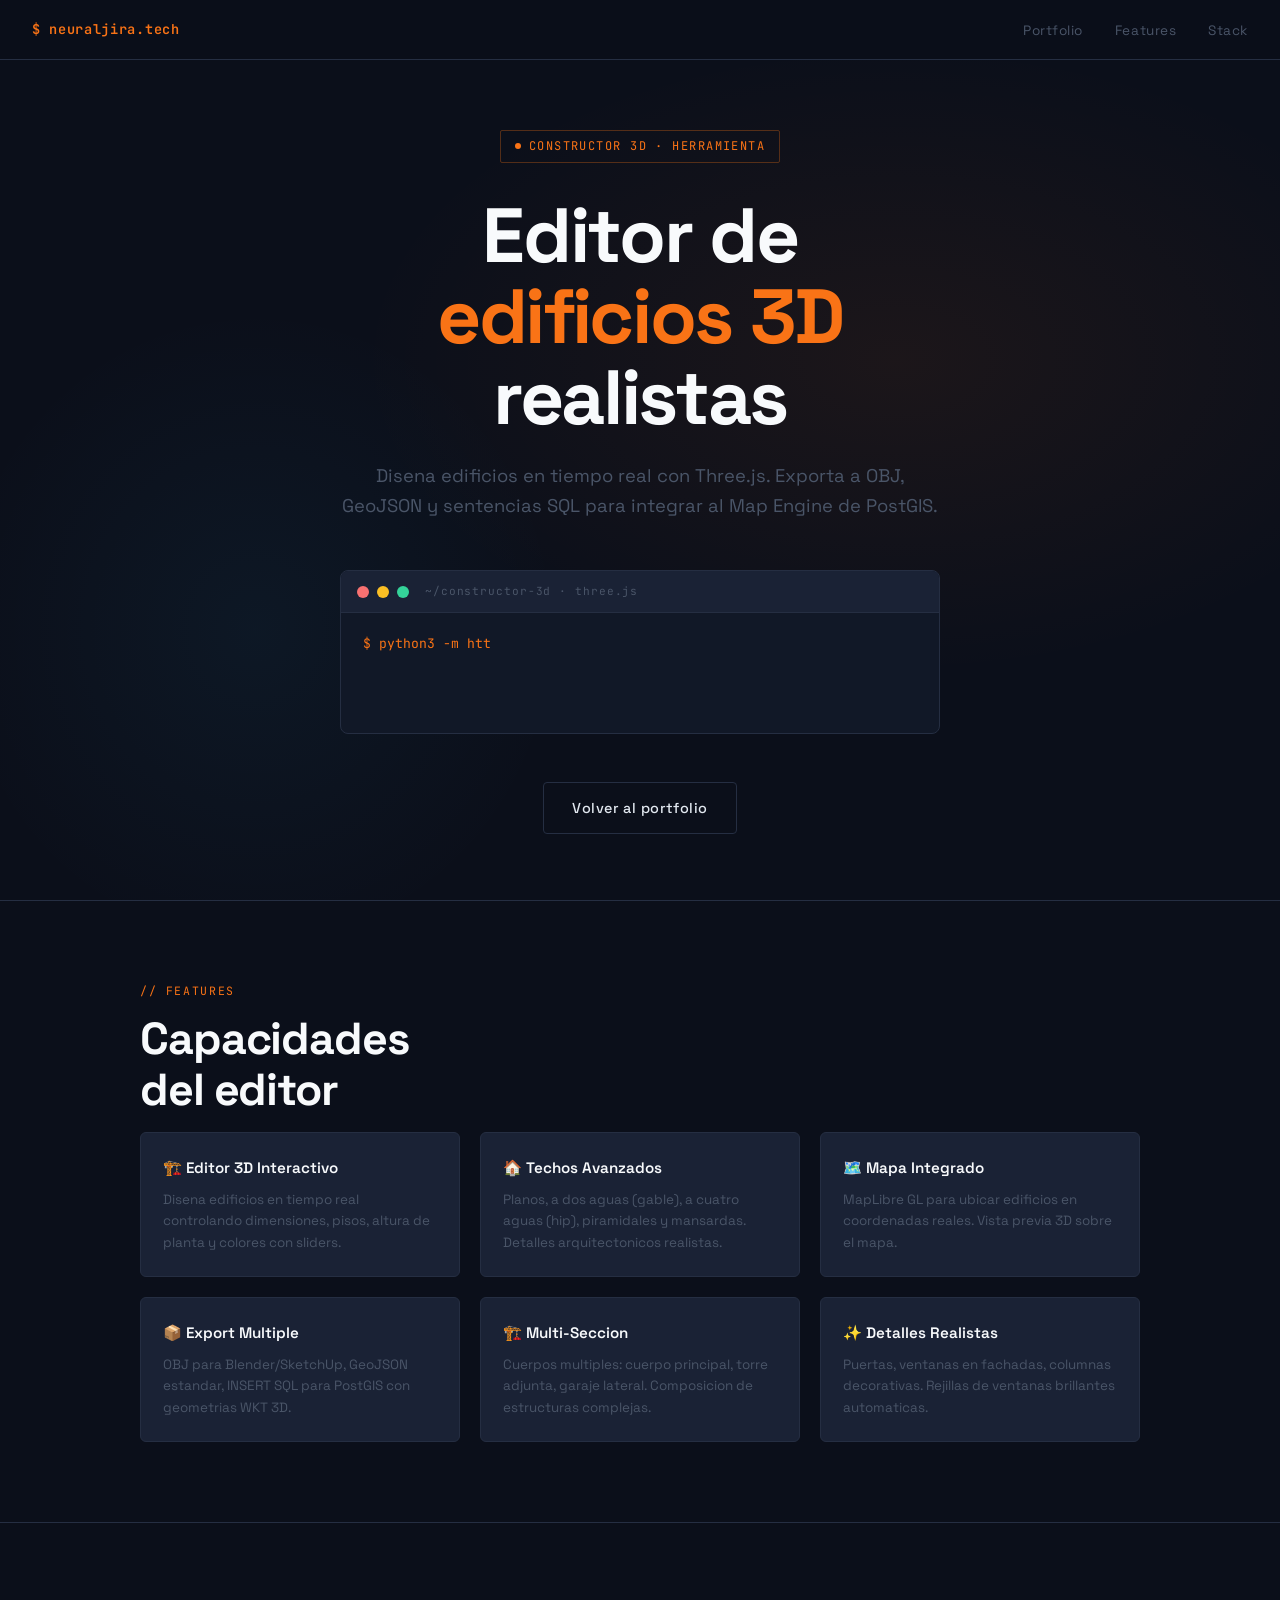
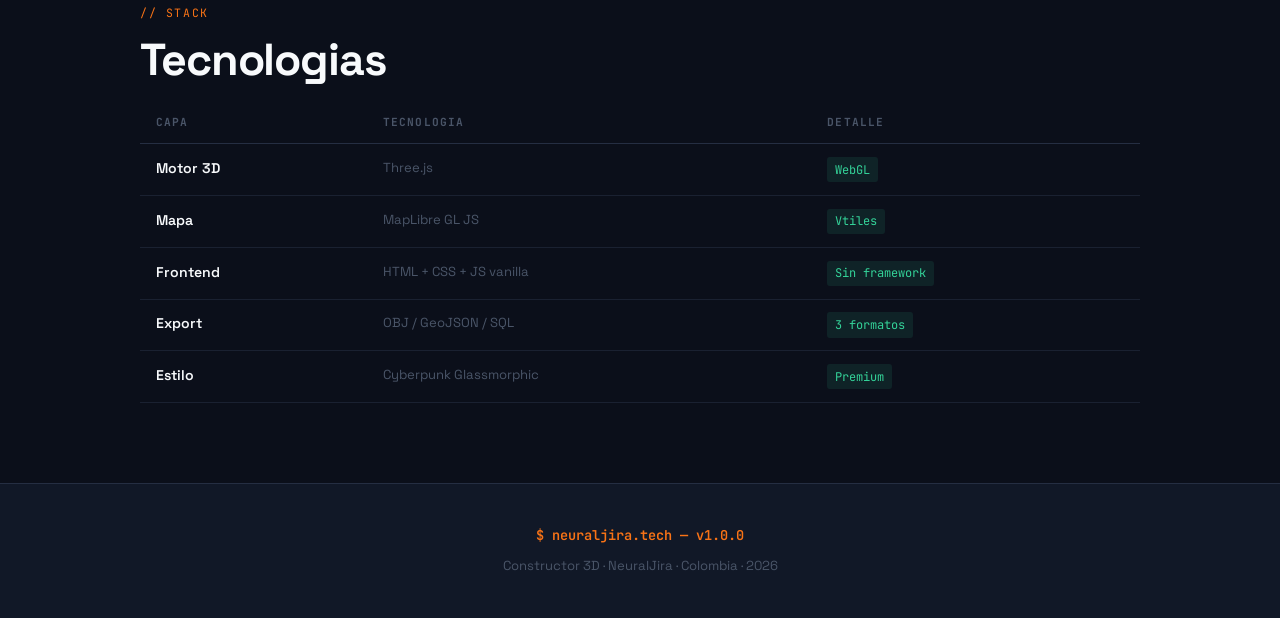
<file: constructor-3d.html>
<!DOCTYPE html>
<html lang="es">
<head>
<meta charset="UTF-8">
<meta name="viewport" content="width=device-width, initial-scale=1.0">
<title>Constructor 3D — NeuralJira Portfolio</title>
<meta name="description" content="Editor interactivo de edificios 3D realistas. Exporta a OBJ, GeoJSON y sentencias SQL para PostGIS.">
<link rel="preconnect" href="https://fonts.googleapis.com">
<link href="https://fonts.googleapis.com/css2?family=Space+Grotesk:wght@300;400;500;600;700&family=JetBrains+Mono:wght@400;600&display=swap" rel="stylesheet">
<link rel="stylesheet" href="css/style.css">
</head>
<body>

<nav>
  <a class="nav-logo" href="#">$ neuraljira.tech</a>
  <button class="nav-toggle" id="nav-toggle" aria-label="Abrir menu">
    <span></span><span></span><span></span>
  </button>
  <ul class="nav-links" id="nav-links" role="list">
    <li><a href="index.html">Portfolio</a></li>
    <li><a href="#features">Features</a></li>
    <li><a href="#stack">Stack</a></li>
  </ul>
</nav>

<section class="hero">
  <div class="hero-inner">
    <div class="hero-eyebrow"><span></span> Constructor 3D · Herramienta</div>
    <h1>Editor de<br><em>edificios 3D</em><br>realistas</h1>
    <p class="hero-sub">Disena edificios en tiempo real con Three.js. Exporta a OBJ, GeoJSON y sentencias SQL para integrar al Map Engine de PostGIS.</p>

    <div class="terminal">
      <div class="terminal-bar">
        <div class="dot dot-r"></div>
        <div class="dot dot-y"></div>
        <div class="dot dot-g"></div>
        <span class="terminal-title">~/constructor-3d · three.js</span>
      </div>
      <div class="terminal-body" id="terminal-output"></div>
    </div>

    <div class="hero-ctas">
      <a href="index.html" class="btn-ghost">Volver al portfolio</a>
    </div>
  </div>
</section>

<hr class="divider">

<section id="features">
  <div class="container">
    <div class="section-label">// features</div>
    <h2>Capacidades<br>del editor</h2>

    <div class="feat-grid">
      <div class="feat-card">
        <h4>🏗️ Editor 3D Interactivo</h4>
        <p>Disena edificios en tiempo real controlando dimensiones, pisos, altura de planta y colores con sliders.</p>
      </div>
      <div class="feat-card">
        <h4>🏠 Techos Avanzados</h4>
        <p>Planos, a dos aguas (gable), a cuatro aguas (hip), piramidales y mansardas. Detalles arquitectonicos realistas.</p>
      </div>
      <div class="feat-card">
        <h4>🗺️ Mapa Integrado</h4>
        <p>MapLibre GL para ubicar edificios en coordenadas reales. Vista previa 3D sobre el mapa.</p>
      </div>
      <div class="feat-card">
        <h4>📦 Export Multiple</h4>
        <p>OBJ para Blender/SketchUp, GeoJSON estandar, INSERT SQL para PostGIS con geometrias WKT 3D.</p>
      </div>
      <div class="feat-card">
        <h4>🏗️ Multi-Seccion</h4>
        <p>Cuerpos multiples: cuerpo principal, torre adjunta, garaje lateral. Composicion de estructuras complejas.</p>
      </div>
      <div class="feat-card">
        <h4>✨ Detalles Realistas</h4>
        <p>Puertas, ventanas en fachadas, columnas decorativas. Rejillas de ventanas brillantes automaticas.</p>
      </div>
    </div>
  </div>
</section>

<hr class="divider">

<section id="stack">
  <div class="container">
    <div class="section-label">// stack</div>
    <h2>Tecnologias</h2>

    <table class="stack-table">
      <thead><tr><th>Capa</th><th>Tecnologia</th><th>Detalle</th></tr></thead>
      <tbody>
        <tr><td><span class="stack-name">Motor 3D</span></td><td class="stack-desc">Three.js</td><td><span class="stack-badge free">WebGL</span></td></tr>
        <tr><td><span class="stack-name">Mapa</span></td><td class="stack-desc">MapLibre GL JS</td><td><span class="stack-badge free">Vtiles</span></td></tr>
        <tr><td><span class="stack-name">Frontend</span></td><td class="stack-desc">HTML + CSS + JS vanilla</td><td><span class="stack-badge free">Sin framework</span></td></tr>
        <tr><td><span class="stack-name">Export</span></td><td class="stack-desc">OBJ / GeoJSON / SQL</td><td><span class="stack-badge free">3 formatos</span></td></tr>
        <tr><td><span class="stack-name">Estilo</span></td><td class="stack-desc">Cyberpunk Glassmorphic</td><td><span class="stack-badge free">Premium</span></td></tr>
      </tbody>
    </table>
  </div>
</section>

<footer>
  <div class="footer-logo">$ neuraljira.tech — v1.0.0</div>
  <p>Constructor 3D · NeuralJira · Colombia · 2026</p>
</footer>

<script>
const lines = [
  { type: 'prompt', text: 'python3 -m http.server 8000' },
  { type: 'out',    text: 'Serving HTTP on 0.0.0.0 port 8000 ...' },
  { type: 'prompt', text: 'open http://localhost:8000' },
  { type: 'info',   text: 'Editor 3D cargado — Three.js + MapLibre' },
  { type: 'prompt', text: 'export "edificio.obj" -> Blender' },
  { type: 'out',    text: '  12 secciones · 4 techos · 48 ventanas' },
  { type: 'prompt', text: 'export "edificio.sql" -> PostGIS' },
  { type: 'green',  text: '✓ 3 formatos de exportacion listos' },
];
const output = document.getElementById('terminal-output');
let lineIdx = 0, charIdx = 0, currentEl = null;
function colorClass(t) { return {prompt:'t-prompt',out:'t-out',info:'t-info',green:'t-out'}[t]||'t-cmd'; }
function prefix(t) { return t==='prompt'?'$ ':'  '; }
function typeNext() {
  if(lineIdx>=lines.length){const c=document.createElement('span');c.className='terminal-line t-prompt';c.innerHTML='$ <span class="cursor"></span>';output.appendChild(c);return;}
  const l=lines[lineIdx];
  if(charIdx===0){currentEl=document.createElement('span');currentEl.className='terminal-line '+colorClass(l.type);currentEl.textContent=prefix(l.type);output.appendChild(currentEl);}
  if(charIdx<l.text.length){currentEl.textContent=prefix(l.type)+l.text.slice(0,charIdx+1);charIdx++;setTimeout(typeNext,l.type==='prompt'?42:18);}
  else{lineIdx++;charIdx=0;setTimeout(typeNext,l.type==='prompt'?320:180);}
}
window.addEventListener('load',()=>setTimeout(typeNext,800));
const navToggle=document.getElementById('nav-toggle'),navLinks=document.getElementById('nav-links');
if(navToggle&&navLinks){navToggle.addEventListener('click',()=>{const o=navLinks.classList.toggle('mobile-open');navToggle.classList.toggle('open',o);});navLinks.querySelectorAll('a').forEach(a=>{a.addEventListener('click',()=>{navLinks.classList.remove('mobile-open');navToggle.classList.remove('open');});});}
</script>
</body>
</html>
</file>
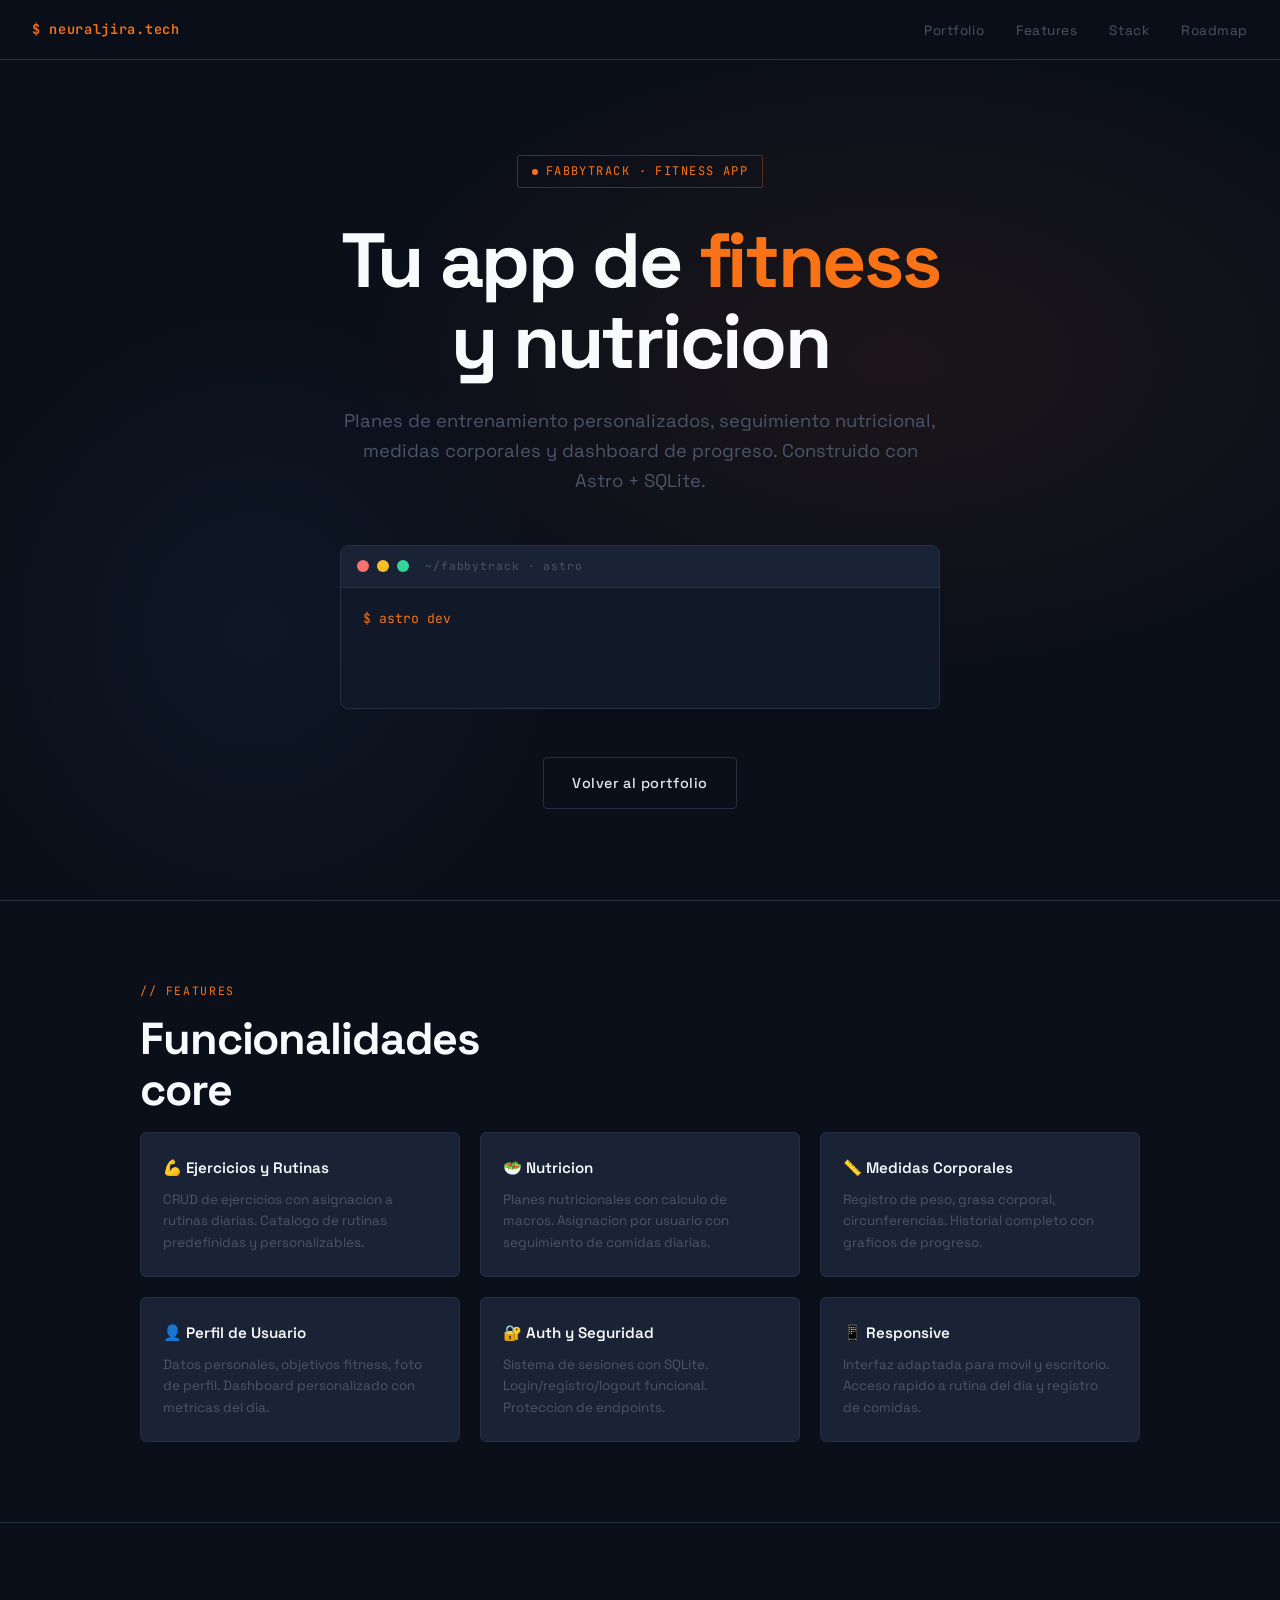
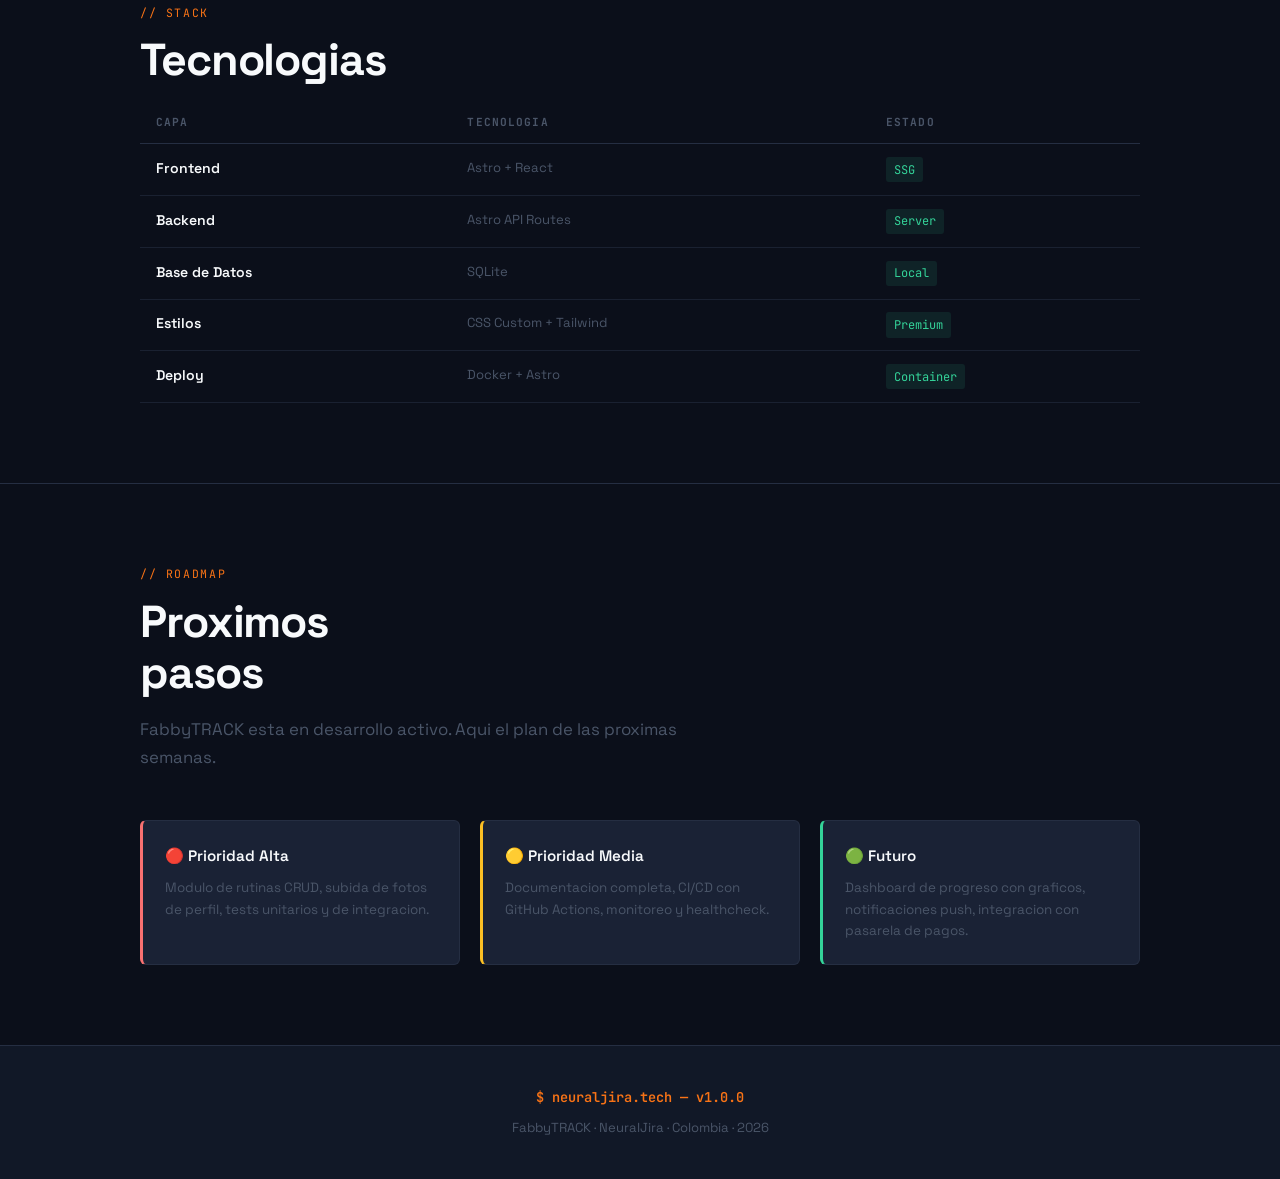
<file: fabbytrack.html>
<!DOCTYPE html>
<html lang="es">
<head>
<meta charset="UTF-8">
<meta name="viewport" content="width=device-width, initial-scale=1.0">
<title>FabbyTRACK — NeuralJira Portfolio</title>
<meta name="description" content="App de fitness y nutrición con planes personalizados y dashboard de progreso.">
<link rel="preconnect" href="https://fonts.googleapis.com">
<link href="https://fonts.googleapis.com/css2?family=Space+Grotesk:wght@300;400;500;600;700&family=JetBrains+Mono:wght@400;600&display=swap" rel="stylesheet">
<link rel="stylesheet" href="css/style.css">
</head>
<body>

<nav>
  <a class="nav-logo" href="#">$ neuraljira.tech</a>
  <button class="nav-toggle" id="nav-toggle" aria-label="Abrir menu">
    <span></span><span></span><span></span>
  </button>
  <ul class="nav-links" id="nav-links" role="list">
    <li><a href="index.html">Portfolio</a></li>
    <li><a href="#features">Features</a></li>
    <li><a href="#stack">Stack</a></li>
    <li><a href="#roadmap">Roadmap</a></li>
  </ul>
</nav>

<section class="hero">
  <div class="hero-inner">
    <div class="hero-eyebrow"><span></span> FabbyTRACK · Fitness App</div>
    <h1>Tu app de <em>fitness</em><br>y nutricion</h1>
    <p class="hero-sub">Planes de entrenamiento personalizados, seguimiento nutricional, medidas corporales y dashboard de progreso. Construido con Astro + SQLite.</p>

    <div class="terminal">
      <div class="terminal-bar">
        <div class="dot dot-r"></div>
        <div class="dot dot-y"></div>
        <div class="dot dot-g"></div>
        <span class="terminal-title">~/fabbytrack · astro</span>
      </div>
      <div class="terminal-body" id="terminal-output"></div>
    </div>

    <div class="hero-ctas">
      <a href="index.html" class="btn-ghost">Volver al portfolio</a>
    </div>
  </div>
</section>

<hr class="divider">

<section id="features">
  <div class="container">
    <div class="section-label">// features</div>
    <h2>Funcionalidades<br>core</h2>

    <div class="feat-grid">
      <div class="feat-card">
        <h4>💪 Ejercicios y Rutinas</h4>
        <p>CRUD de ejercicios con asignacion a rutinas diarias. Catalogo de rutinas predefinidas y personalizables.</p>
      </div>
      <div class="feat-card">
        <h4>🥗 Nutricion</h4>
        <p>Planes nutricionales con calculo de macros. Asignacion por usuario con seguimiento de comidas diarias.</p>
      </div>
      <div class="feat-card">
        <h4>📏 Medidas Corporales</h4>
        <p>Registro de peso, grasa corporal, circunferencias. Historial completo con graficos de progreso.</p>
      </div>
      <div class="feat-card">
        <h4>👤 Perfil de Usuario</h4>
        <p>Datos personales, objetivos fitness, foto de perfil. Dashboard personalizado con metricas del dia.</p>
      </div>
      <div class="feat-card">
        <h4>🔐 Auth y Seguridad</h4>
        <p>Sistema de sesiones con SQLite. Login/registro/logout funcional. Proteccion de endpoints.</p>
      </div>
      <div class="feat-card">
        <h4>📱 Responsive</h4>
        <p>Interfaz adaptada para movil y escritorio. Acceso rapido a rutina del dia y registro de comidas.</p>
      </div>
    </div>
  </div>
</section>

<hr class="divider">

<section id="stack">
  <div class="container">
    <div class="section-label">// stack</div>
    <h2>Tecnologias</h2>

    <table class="stack-table">
      <thead><tr><th>Capa</th><th>Tecnologia</th><th>Estado</th></tr></thead>
      <tbody>
        <tr><td><span class="stack-name">Frontend</span></td><td class="stack-desc">Astro + React</td><td><span class="stack-badge free">SSG</span></td></tr>
        <tr><td><span class="stack-name">Backend</span></td><td class="stack-desc">Astro API Routes</td><td><span class="stack-badge free">Server</span></td></tr>
        <tr><td><span class="stack-name">Base de Datos</span></td><td class="stack-desc">SQLite</td><td><span class="stack-badge free">Local</span></td></tr>
        <tr><td><span class="stack-name">Estilos</span></td><td class="stack-desc">CSS Custom + Tailwind</td><td><span class="stack-badge free">Premium</span></td></tr>
        <tr><td><span class="stack-name">Deploy</span></td><td class="stack-desc">Docker + Astro</td><td><span class="stack-badge free">Container</span></td></tr>
      </tbody>
    </table>
  </div>
</section>

<hr class="divider">

<section id="roadmap">
  <div class="container">
    <div class="section-label">// roadmap</div>
    <h2>Proximos<br>pasos</h2>
    <p class="section-lead">FabbyTRACK esta en desarrollo activo. Aqui el plan de las proximas semanas.</p>

    <div class="feat-grid">
      <div class="feat-card" style="border-left:3px solid var(--red);">
        <h4>🔴 Prioridad Alta</h4>
        <p>Modulo de rutinas CRUD, subida de fotos de perfil, tests unitarios y de integracion.</p>
      </div>
      <div class="feat-card" style="border-left:3px solid #FBBF24;">
        <h4>🟡 Prioridad Media</h4>
        <p>Documentacion completa, CI/CD con GitHub Actions, monitoreo y healthcheck.</p>
      </div>
      <div class="feat-card" style="border-left:3px solid var(--green);">
        <h4>🟢 Futuro</h4>
        <p>Dashboard de progreso con graficos, notificaciones push, integracion con pasarela de pagos.</p>
      </div>
    </div>
  </div>
</section>

<footer>
  <div class="footer-logo">$ neuraljira.tech — v1.0.0</div>
  <p>FabbyTRACK · NeuralJira · Colombia · 2026</p>
</footer>

<script>
const lines = [
  { type: 'prompt', text: 'astro dev' },
  { type: 'out',    text: '🪐  astro  v4.x.x ready in 320ms' },
  { type: 'out',    text: '  ➜ Local:   http://localhost:4321/' },
  { type: 'prompt', text: 'GET /api/exercises' },
  { type: 'info',   text: '[{ "name": "Sentadilla", "muscle": "Piernas" }, ...]' },
  { type: 'prompt', text: 'echo "FabbyTRACK en desarrollo activo"' },
  { type: 'green',  text: '✓ App de fitness lista para iterar' },
];
const output = document.getElementById('terminal-output');
let lineIdx = 0, charIdx = 0, currentEl = null;
function colorClass(t) { return {prompt:'t-prompt',out:'t-out',info:'t-info',green:'t-out'}[t]||'t-cmd'; }
function prefix(t) { return t==='prompt'?'$ ':'  '; }
function typeNext() {
  if(lineIdx>=lines.length){const c=document.createElement('span');c.className='terminal-line t-prompt';c.innerHTML='$ <span class="cursor"></span>';output.appendChild(c);return;}
  const l=lines[lineIdx];
  if(charIdx===0){currentEl=document.createElement('span');currentEl.className='terminal-line '+colorClass(l.type);currentEl.textContent=prefix(l.type);output.appendChild(currentEl);}
  if(charIdx<l.text.length){currentEl.textContent=prefix(l.type)+l.text.slice(0,charIdx+1);charIdx++;setTimeout(typeNext,l.type==='prompt'?42:18);}
  else{lineIdx++;charIdx=0;setTimeout(typeNext,l.type==='prompt'?320:180);}
}
window.addEventListener('load',()=>setTimeout(typeNext,800));
const navToggle=document.getElementById('nav-toggle'),navLinks=document.getElementById('nav-links');
if(navToggle&&navLinks){navToggle.addEventListener('click',()=>{const o=navLinks.classList.toggle('mobile-open');navToggle.classList.toggle('open',o);});navLinks.querySelectorAll('a').forEach(a=>{a.addEventListener('click',()=>{navLinks.classList.remove('mobile-open');navToggle.classList.remove('open');});});}
</script>
</body>
</html>
</file>
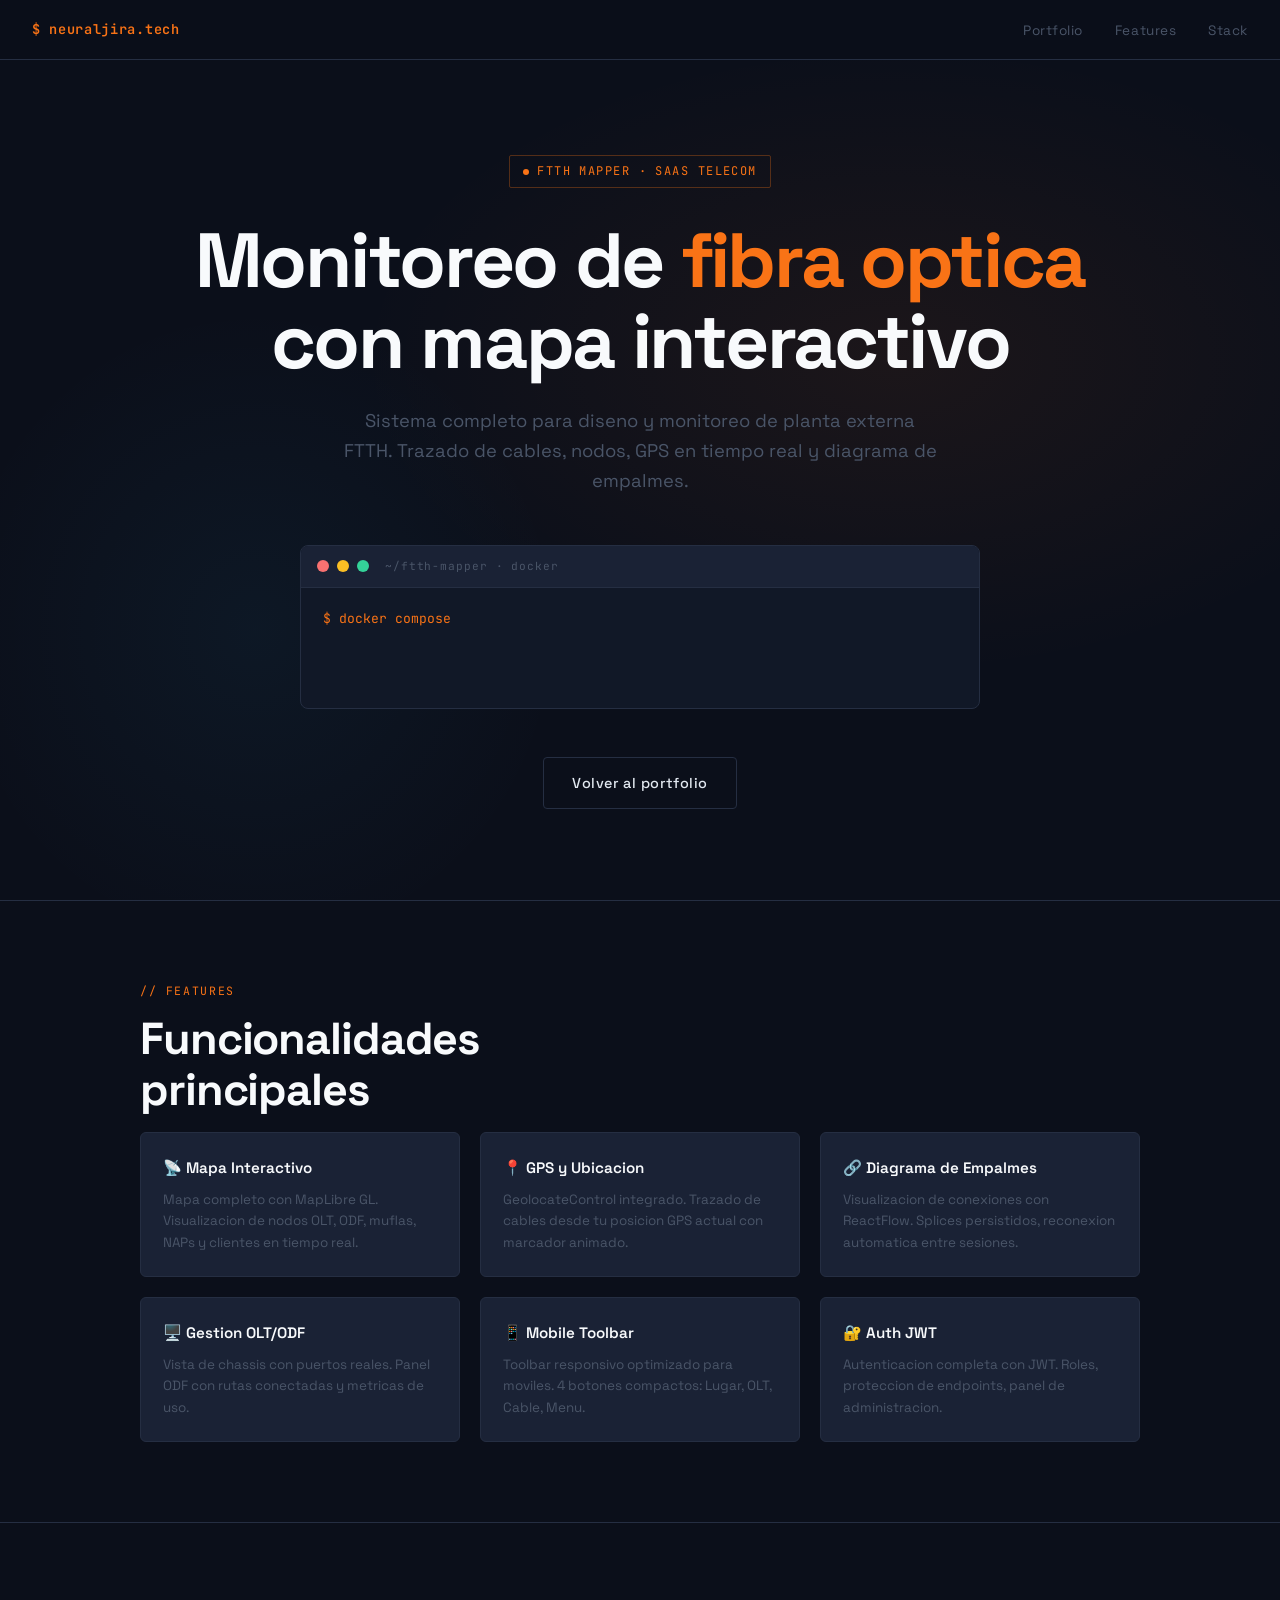
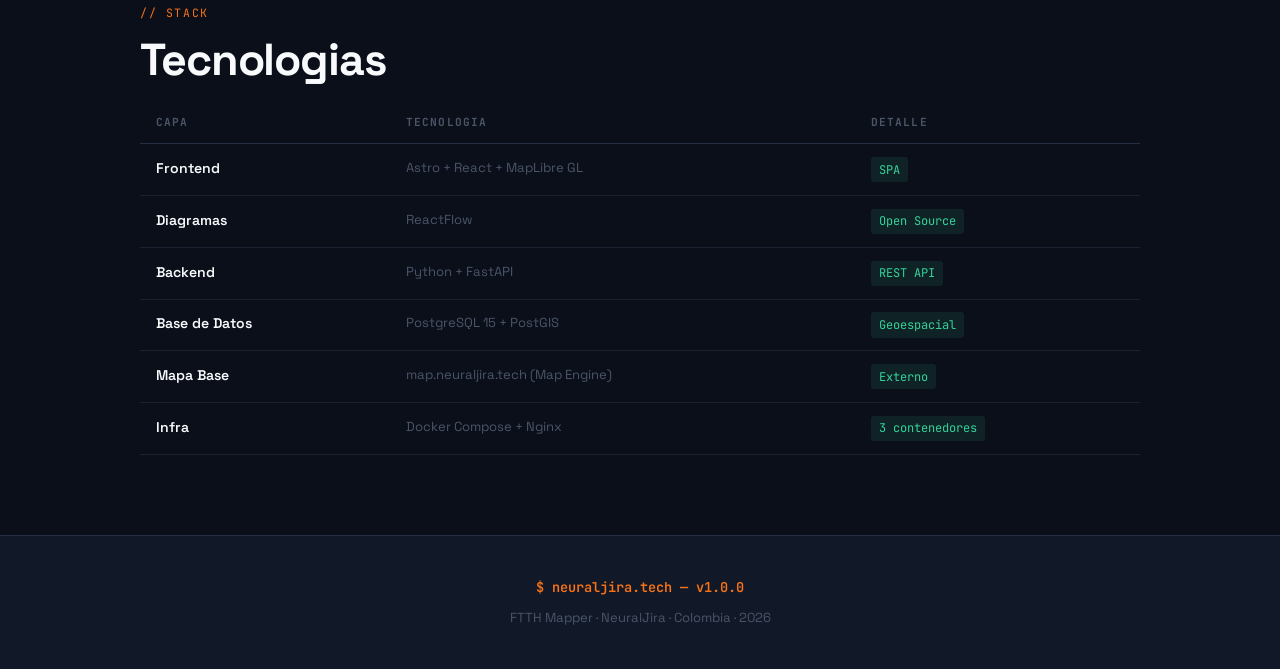
<file: ftth-mapper.html>
<!DOCTYPE html>
<html lang="es">
<head>
<meta charset="UTF-8">
<meta name="viewport" content="width=device-width, initial-scale=1.0">
<title>FTTH Mapper — NeuralJira Portfolio</title>
<meta name="description" content="Monitoreo y diseño de planta externa FTTH con mapa interactivo, GPS y diagrama de empalmes.">
<link rel="preconnect" href="https://fonts.googleapis.com">
<link href="https://fonts.googleapis.com/css2?family=Space+Grotesk:wght@300;400;500;600;700&family=JetBrains+Mono:wght@400;600&display=swap" rel="stylesheet">
<link rel="stylesheet" href="css/style.css">
</head>
<body>

<nav>
  <a class="nav-logo" href="#">$ neuraljira.tech</a>
  <button class="nav-toggle" id="nav-toggle" aria-label="Abrir menu">
    <span></span><span></span><span></span>
  </button>
  <ul class="nav-links" id="nav-links" role="list">
    <li><a href="index.html">Portfolio</a></li>
    <li><a href="#features">Features</a></li>
    <li><a href="#stack">Stack</a></li>
  </ul>
</nav>

<section class="hero">
  <div class="hero-inner">
    <div class="hero-eyebrow"><span></span> FTTH Mapper · SaaS Telecom</div>
    <h1>Monitoreo de <em>fibra optica</em> con mapa interactivo</h1>
    <p class="hero-sub">Sistema completo para diseno y monitoreo de planta externa FTTH. Trazado de cables, nodos, GPS en tiempo real y diagrama de empalmes.</p>

    <div class="terminal">
      <div class="terminal-bar">
        <div class="dot dot-r"></div>
        <div class="dot dot-y"></div>
        <div class="dot dot-g"></div>
        <span class="terminal-title">~/ftth-mapper · docker</span>
      </div>
      <div class="terminal-body" id="terminal-output"></div>
    </div>

    <div class="hero-ctas">
      <a href="index.html" class="btn-ghost">Volver al portfolio</a>
    </div>
  </div>
</section>

<hr class="divider">

<section id="features">
  <div class="container">
    <div class="section-label">// features</div>
    <h2>Funcionalidades<br>principales</h2>

    <div class="feat-grid">
      <div class="feat-card">
        <h4>📡 Mapa Interactivo</h4>
        <p>Mapa completo con MapLibre GL. Visualizacion de nodos OLT, ODF, muflas, NAPs y clientes en tiempo real.</p>
      </div>
      <div class="feat-card">
        <h4>📍 GPS y Ubicacion</h4>
        <p>GeolocateControl integrado. Trazado de cables desde tu posicion GPS actual con marcador animado.</p>
      </div>
      <div class="feat-card">
        <h4>🔗 Diagrama de Empalmes</h4>
        <p>Visualizacion de conexiones con ReactFlow. Splices persistidos, reconexion automatica entre sesiones.</p>
      </div>
      <div class="feat-card">
        <h4>🖥️ Gestion OLT/ODF</h4>
        <p>Vista de chassis con puertos reales. Panel ODF con rutas conectadas y metricas de uso.</p>
      </div>
      <div class="feat-card">
        <h4>📱 Mobile Toolbar</h4>
        <p>Toolbar responsivo optimizado para moviles. 4 botones compactos: Lugar, OLT, Cable, Menu.</p>
      </div>
      <div class="feat-card">
        <h4>🔐 Auth JWT</h4>
        <p>Autenticacion completa con JWT. Roles, proteccion de endpoints, panel de administracion.</p>
      </div>
    </div>
  </div>
</section>

<hr class="divider">

<section id="stack">
  <div class="container">
    <div class="section-label">// stack</div>
    <h2>Tecnologias</h2>

    <table class="stack-table">
      <thead><tr><th>Capa</th><th>Tecnologia</th><th>Detalle</th></tr></thead>
      <tbody>
        <tr><td><span class="stack-name">Frontend</span></td><td class="stack-desc">Astro + React + MapLibre GL</td><td><span class="stack-badge free">SPA</span></td></tr>
        <tr><td><span class="stack-name">Diagramas</span></td><td class="stack-desc">ReactFlow</td><td><span class="stack-badge free">Open Source</span></td></tr>
        <tr><td><span class="stack-name">Backend</span></td><td class="stack-desc">Python + FastAPI</td><td><span class="stack-badge free">REST API</span></td></tr>
        <tr><td><span class="stack-name">Base de Datos</span></td><td class="stack-desc">PostgreSQL 15 + PostGIS</td><td><span class="stack-badge free">Geoespacial</span></td></tr>
        <tr><td><span class="stack-name">Mapa Base</span></td><td class="stack-desc">map.neuraljira.tech (Map Engine)</td><td><span class="stack-badge free">Externo</span></td></tr>
        <tr><td><span class="stack-name">Infra</span></td><td class="stack-desc">Docker Compose + Nginx</td><td><span class="stack-badge free">3 contenedores</span></td></tr>
      </tbody>
    </table>
  </div>
</section>

<footer>
  <div class="footer-logo">$ neuraljira.tech — v1.0.0</div>
  <p>FTTH Mapper · NeuralJira · Colombia · 2026</p>
</footer>

<script>
const lines = [
  { type: 'prompt', text: 'docker compose up -d --build' },
  { type: 'out',    text: 'monitoreo-db-1    ... done' },
  { type: 'out',    text: 'monitoreo-api-1   ... done' },
  { type: 'out',    text: 'monitoreo-web-1   ... done' },
  { type: 'prompt', text: 'curl http://localhost:8000/api/v1/nodes | jq .total' },
  { type: 'info',   text: '147 nodos activos en la red' },
  { type: 'prompt', text: 'echo "FTTH Mapper listo en :80"' },
  { type: 'green',  text: '✓ Sistema de monitoreo FTTH corriendo' },
];
const output = document.getElementById('terminal-output');
let lineIdx = 0, charIdx = 0, currentEl = null;
function colorClass(t) { return {prompt:'t-prompt',out:'t-out',info:'t-info',green:'t-out'}[t]||'t-cmd'; }
function prefix(t) { return t==='prompt'?'$ ':'  '; }
function typeNext() {
  if(lineIdx>=lines.length){const c=document.createElement('span');c.className='terminal-line t-prompt';c.innerHTML='$ <span class="cursor"></span>';output.appendChild(c);return;}
  const l=lines[lineIdx];
  if(charIdx===0){currentEl=document.createElement('span');currentEl.className='terminal-line '+colorClass(l.type);currentEl.textContent=prefix(l.type);output.appendChild(currentEl);}
  if(charIdx<l.text.length){currentEl.textContent=prefix(l.type)+l.text.slice(0,charIdx+1);charIdx++;setTimeout(typeNext,l.type==='prompt'?42:18);}
  else{lineIdx++;charIdx=0;setTimeout(typeNext,l.type==='prompt'?320:180);}
}
window.addEventListener('load',()=>setTimeout(typeNext,800));
const navToggle=document.getElementById('nav-toggle'),navLinks=document.getElementById('nav-links');
if(navToggle&&navLinks){navToggle.addEventListener('click',()=>{const o=navLinks.classList.toggle('mobile-open');navToggle.classList.toggle('open',o);});navLinks.querySelectorAll('a').forEach(a=>{a.addEventListener('click',()=>{navLinks.classList.remove('mobile-open');navToggle.classList.remove('open');});});}
</script>
</body>
</html>
</file>
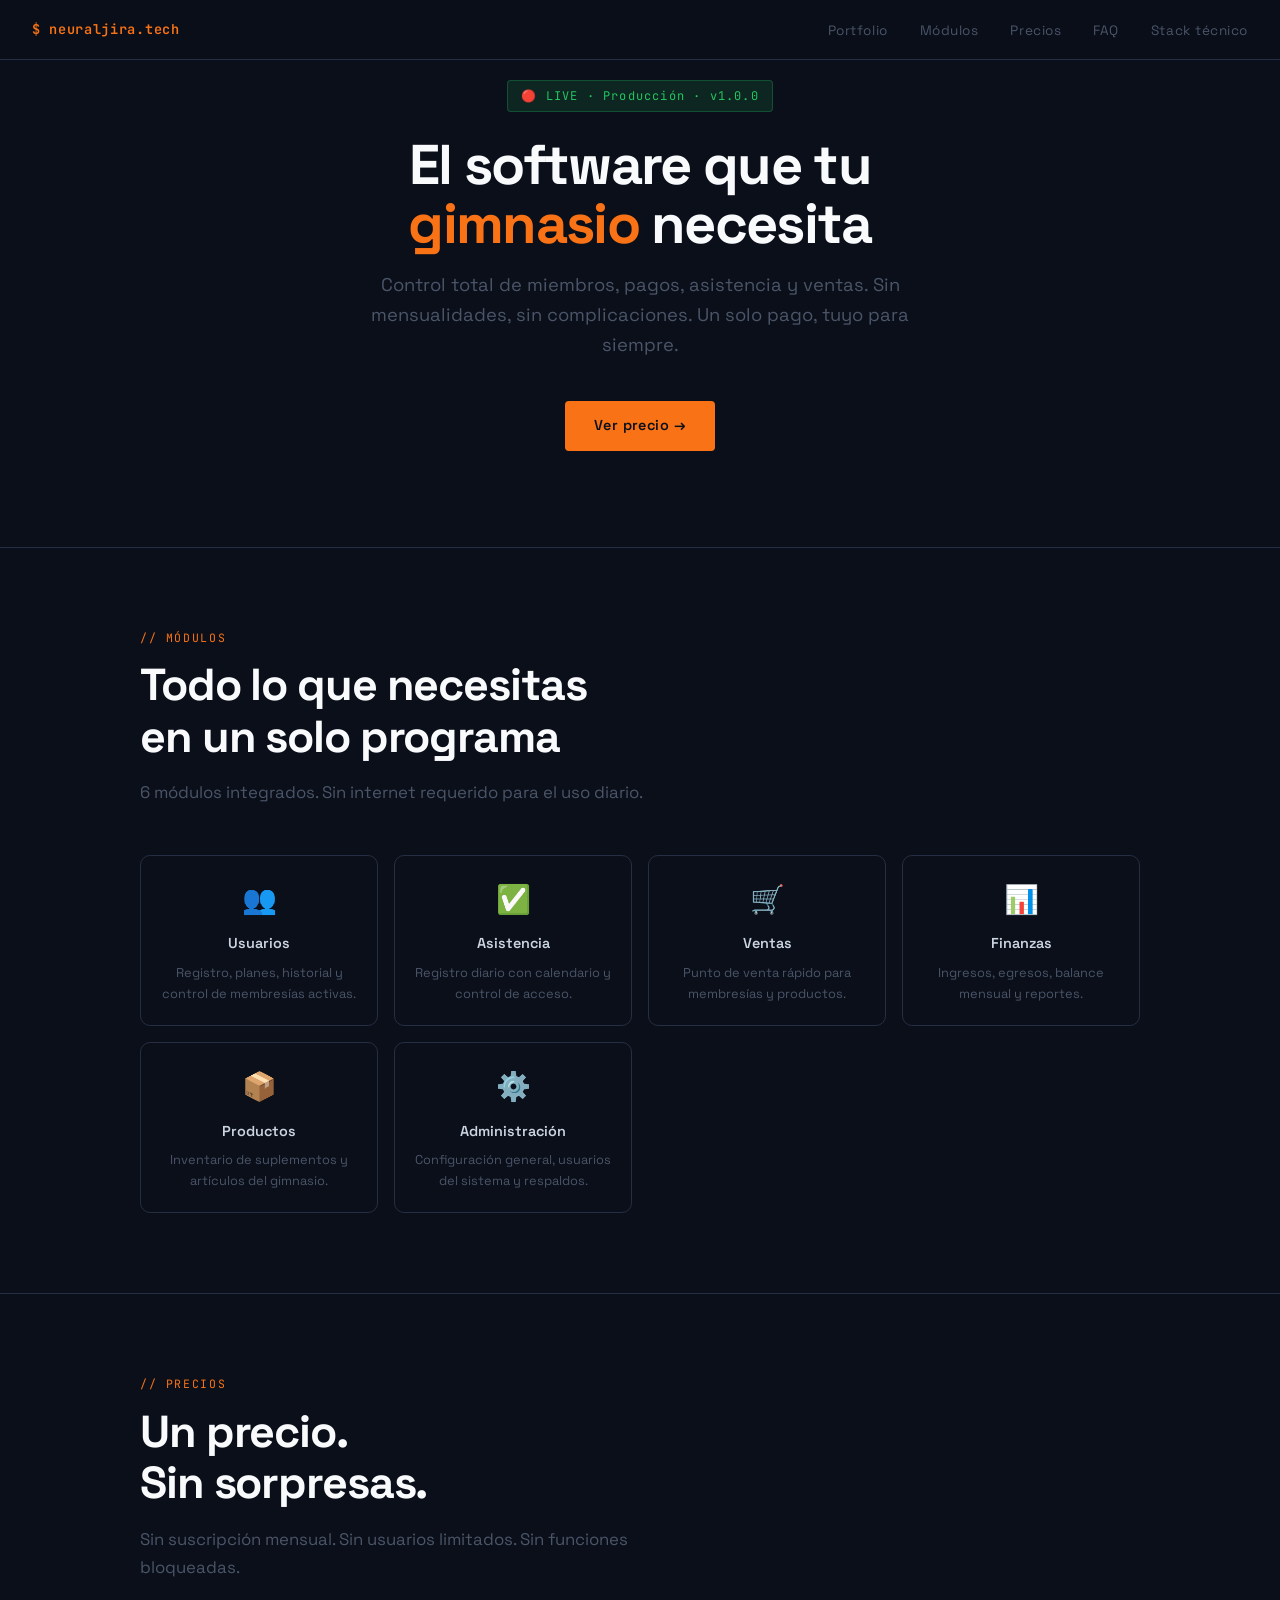
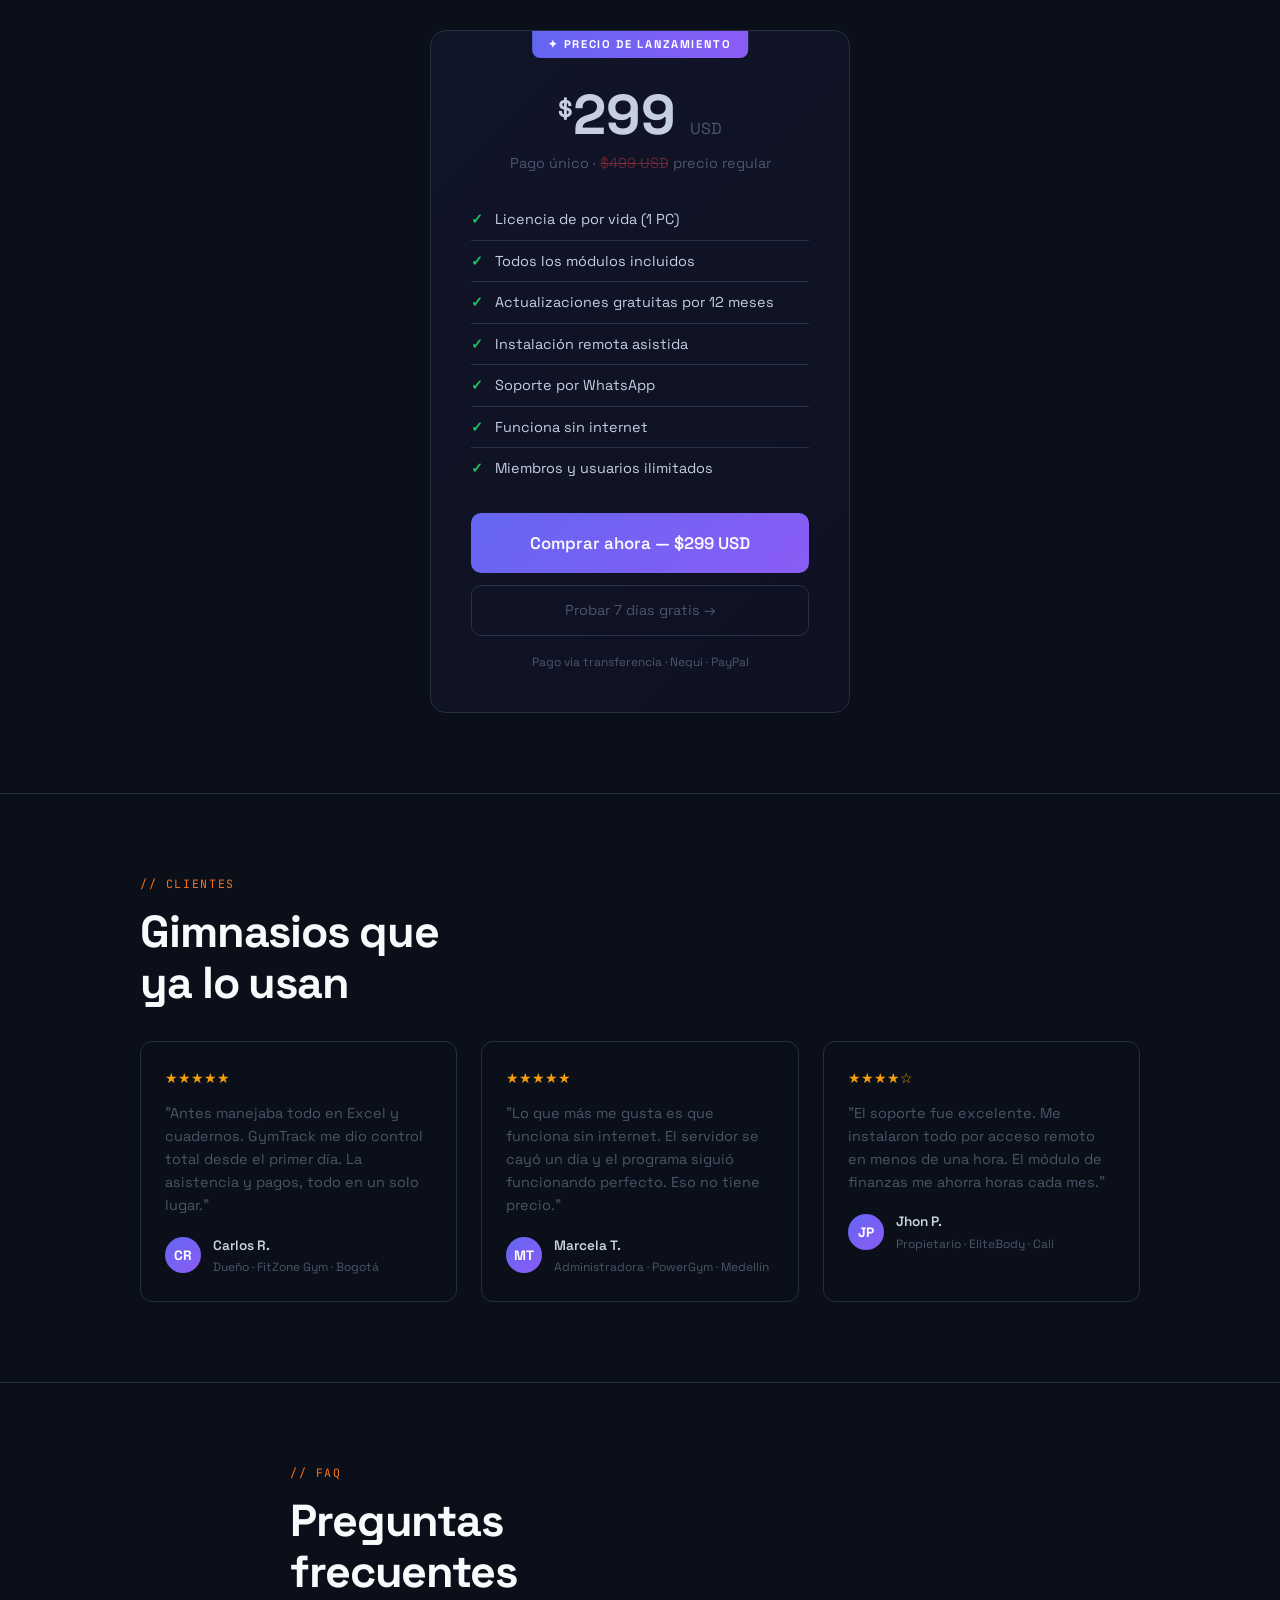
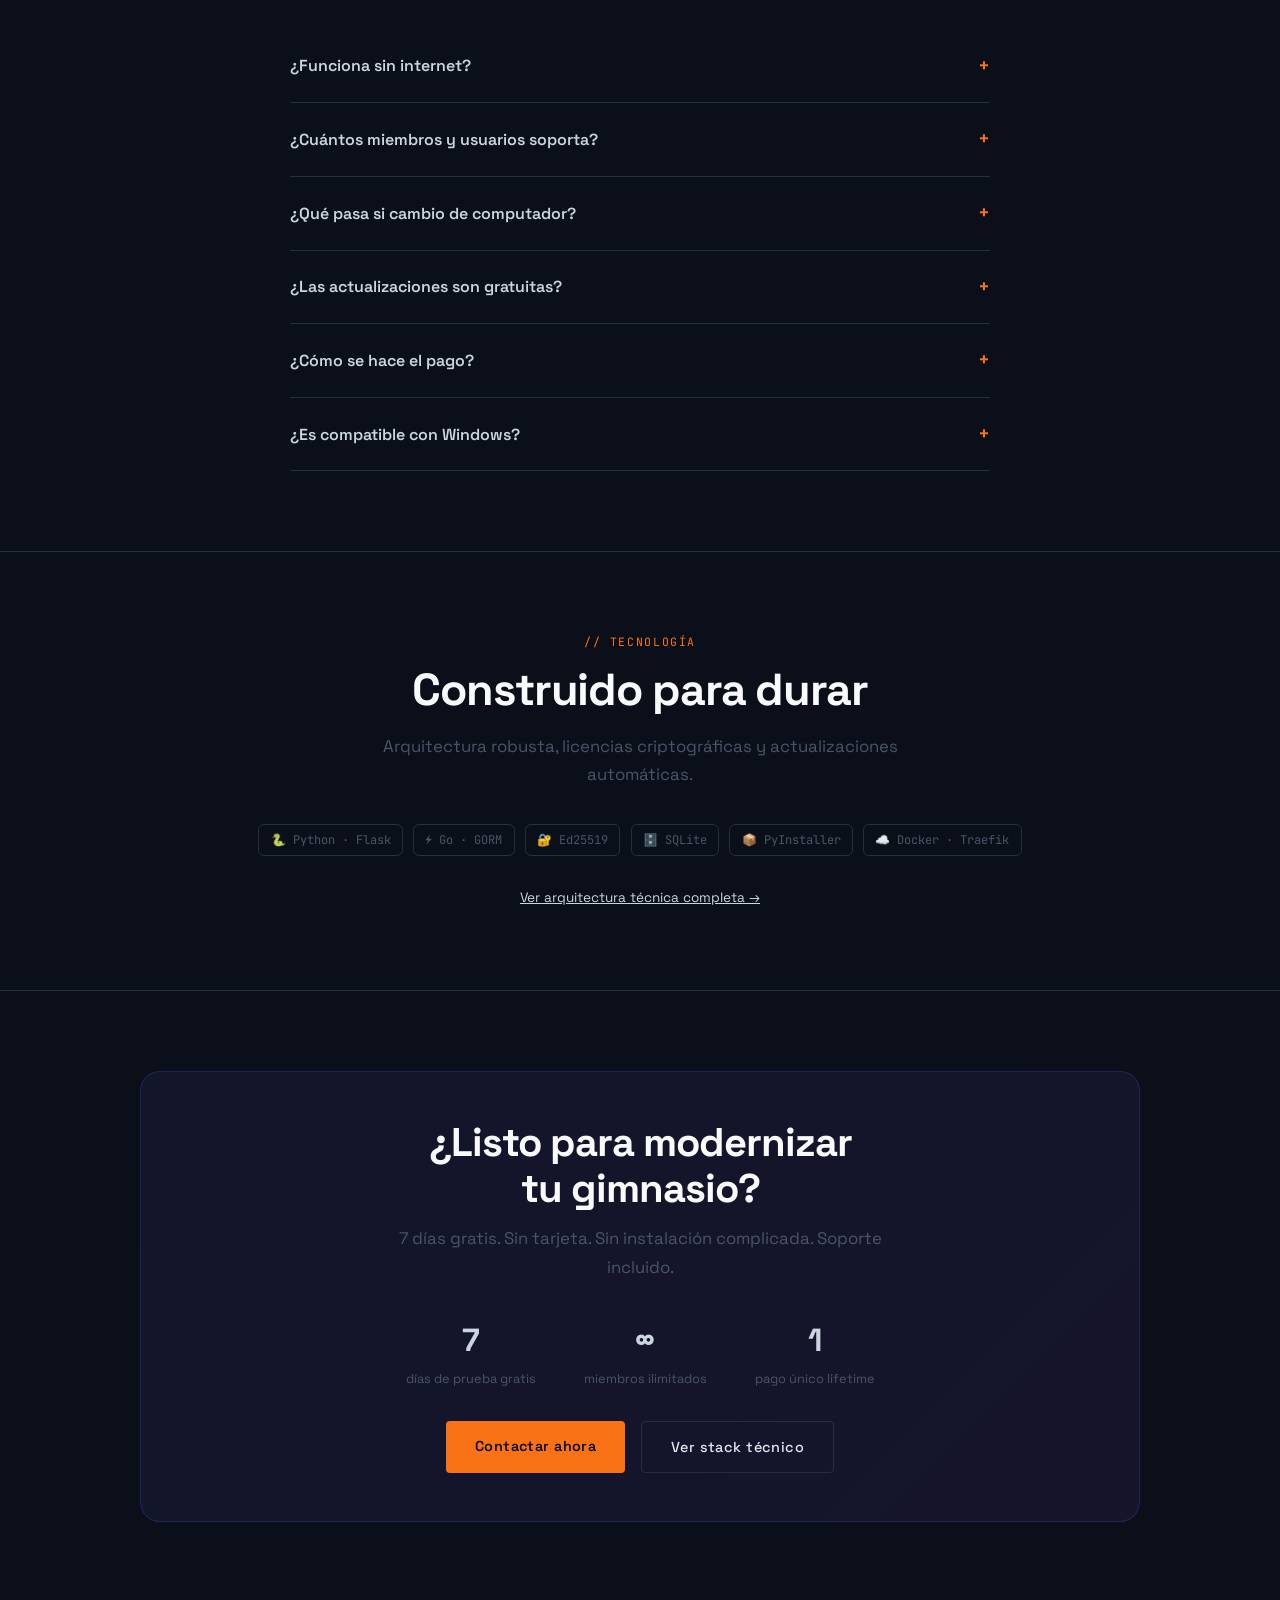
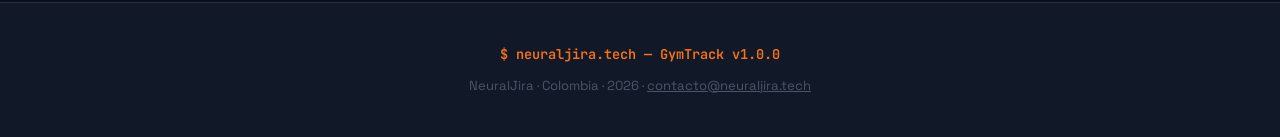
<file: gymtrack-sales.html>
<!DOCTYPE html>
<html lang="es">
<head>
<meta charset="UTF-8">
<meta name="viewport" content="width=device-width, initial-scale=1.0">
<title>GymTrack — Software para Gimnasios | NeuralJira</title>
<meta name="description" content="Software de gestión para gimnasios. Control de miembros, ventas, asistencia y finanzas. Precio único, sin mensualidades. Prueba 7 días gratis.">
<link rel="preconnect" href="https://fonts.googleapis.com">
<link href="https://fonts.googleapis.com/css2?family=Space+Grotesk:wght@300;400;500;600;700&family=JetBrains+Mono:wght@400;600&display=swap" rel="stylesheet">
<link rel="stylesheet" href="css/style.css">
<style>
  /* ── Sales-specific overrides ── */
  .price-hero { text-align:center; padding: 5rem 1rem 3rem; }
  .price-badge { display:inline-block; background:#22c55e20; color:#22c55e; border:1px solid #22c55e44; border-radius:4px; font-family:'JetBrains Mono',monospace; font-size:.75rem; padding:.3rem .8rem; letter-spacing:.1em; margin-bottom:1.5rem; }
  .price-card { background:var(--card); border:1px solid var(--border); border-radius:16px; max-width:420px; margin:0 auto; padding:2.5rem; position:relative; overflow:hidden; }
  .price-card::before { content:''; position:absolute; inset:0; background:linear-gradient(135deg,#6366f110,#8b5cf608); pointer-events:none; }
  .price-card .top-badge { background:linear-gradient(90deg,#6366f1,#8b5cf6); color:#fff; font-size:.7rem; font-weight:700; letter-spacing:.15em; text-transform:uppercase; padding:.25rem 1rem; border-radius:0 0 8px 8px; position:absolute; top:0; left:50%; transform:translateX(-50%); white-space:nowrap; }
  .price-amount { font-size:3.5rem; font-weight:700; color:var(--text); line-height:1; }
  .price-amount sup { font-size:1.5rem; vertical-align:top; margin-top:.6rem; display:inline-block; }
  .price-amount span { font-size:1rem; color:var(--muted); font-weight:400; }
  .price-period { color:var(--muted); font-size:.9rem; margin:.5rem 0 1.5rem; }
  .price-period s { color:#ef444460; }
  .feature-list { list-style:none; padding:0; margin:1.5rem 0; text-align:left; }
  .feature-list li { padding:.5rem 0; border-bottom:1px solid var(--border); font-size:.9rem; display:flex; gap:.75rem; align-items:flex-start; }
  .feature-list li:last-child { border:none; }
  .feature-list .ck { color:#22c55e; font-weight:700; flex-shrink:0; }
  .btn-buy { display:block; width:100%; padding:1rem; background:linear-gradient(135deg,#6366f1,#8b5cf6); color:#fff; border:none; border-radius:10px; font-size:1.05rem; font-weight:600; cursor:pointer; text-align:center; text-decoration:none; transition:transform .2s,box-shadow .2s; margin-top:1.5rem; }
  .btn-buy:hover { transform:translateY(-2px); box-shadow:0 12px 40px #6366f140; color:#fff; }
  .btn-trial { display:block; width:100%; padding:.75rem; background:transparent; color:var(--muted); border:1px solid var(--border); border-radius:10px; font-size:.9rem; text-align:center; text-decoration:none; transition:border-color .2s; margin-top:.75rem; }
  .btn-trial:hover { border-color:var(--accent); color:var(--text); }

  .social-grid { display:grid; grid-template-columns:repeat(auto-fit,minmax(260px,1fr)); gap:1.5rem; }
  .testimonial { background:var(--card); border:1px solid var(--border); border-radius:12px; padding:1.5rem; }
  .testimonial .stars { color:#f59e0b; font-size:.9rem; margin-bottom:.75rem; }
  .testimonial p { font-size:.9rem; color:var(--muted); line-height:1.6; margin-bottom:1rem; }
  .testimonial .author { display:flex; align-items:center; gap:.75rem; }
  .testimonial .avatar { width:36px; height:36px; border-radius:50%; background:linear-gradient(135deg,#6366f1,#8b5cf6); display:flex; align-items:center; justify-content:center; font-weight:700; font-size:.85rem; color:#fff; flex-shrink:0; }
  .testimonial .name { font-weight:600; font-size:.85rem; }
  .testimonial .role { font-size:.75rem; color:var(--muted); }

  .faq-item { border-bottom:1px solid var(--border); padding:1.25rem 0; }
  .faq-item summary { font-weight:600; cursor:pointer; list-style:none; display:flex; justify-content:space-between; align-items:center; }
  .faq-item summary::after { content:'+'; font-size:1.2rem; color:var(--accent); transition:transform .2s; }
  .faq-item[open] summary::after { content:'−'; }
  .faq-item p { color:var(--muted); font-size:.9rem; line-height:1.7; margin-top:.75rem; }

  .modules-grid { display:grid; grid-template-columns:repeat(auto-fit,minmax(200px,1fr)); gap:1rem; }
  .module-card { background:var(--card); border:1px solid var(--border); border-radius:10px; padding:1.25rem; text-align:center; }
  .module-card .icon { font-size:1.75rem; margin-bottom:.5rem; }
  .module-card h4 { font-size:.9rem; font-weight:600; margin-bottom:.35rem; }
  .module-card p { font-size:.8rem; color:var(--muted); margin:0; }

  .cta-final { background:linear-gradient(135deg,#6366f115,#8b5cf615); border:1px solid #6366f130; border-radius:20px; padding:3rem 2rem; text-align:center; }
  .counter-row { display:flex; justify-content:center; gap:3rem; flex-wrap:wrap; margin:2rem 0; }
  .counter-item .num { font-size:2rem; font-weight:700; color:var(--accent-light); }
  .counter-item .label { font-size:.8rem; color:var(--muted); }

  .tech-pill { display:inline-flex; align-items:center; gap:.4rem; background:var(--card); border:1px solid var(--border); border-radius:6px; padding:.3rem .7rem; font-family:'JetBrains Mono',monospace; font-size:.75rem; color:var(--muted); margin:.2rem; }
</style>
</head>
<body>

<nav>
  <a class="nav-logo" href="#">$ neuraljira.tech</a>
  <button class="nav-toggle" id="nav-toggle" aria-label="Abrir menu">
    <span></span><span></span><span></span>
  </button>
  <ul class="nav-links" id="nav-links" role="list">
    <li><a href="index.html">Portfolio</a></li>
    <li><a href="#modulos">Módulos</a></li>
    <li><a href="#precios">Precios</a></li>
    <li><a href="#faq">FAQ</a></li>
    <li><a href="gymtrack.html">Stack técnico</a></li>
  </ul>
</nav>

<!-- HERO VENTAS -->
<section class="price-hero">
  <div class="price-badge">🔴 LIVE · Producción · v1.0.0</div>
  <h1 style="font-size:clamp(2rem,5vw,3.5rem);max-width:700px;margin:0 auto 1rem;">El software que tu <em>gimnasio</em> necesita</h1>
  <p class="hero-sub" style="max-width:560px;margin:0 auto 2.5rem;">Control total de miembros, pagos, asistencia y ventas. Sin mensualidades, sin complicaciones. Un solo pago, tuyo para siempre.</p>
  <a href="#precios" class="btn-primary" style="display:inline-block;margin-bottom:3rem;">Ver precio →</a>
</section>

<hr class="divider">

<!-- MÓDULOS -->
<section id="modulos">
  <div class="container">
    <div class="section-label">// módulos</div>
    <h2>Todo lo que necesitas<br>en un solo programa</h2>
    <p class="section-lead">6 módulos integrados. Sin internet requerido para el uso diario.</p>
    <div class="modules-grid" style="margin-top:2rem;">
      <div class="module-card">
        <div class="icon">👥</div>
        <h4>Usuarios</h4>
        <p>Registro, planes, historial y control de membresías activas.</p>
      </div>
      <div class="module-card">
        <div class="icon">✅</div>
        <h4>Asistencia</h4>
        <p>Registro diario con calendario y control de acceso.</p>
      </div>
      <div class="module-card">
        <div class="icon">🛒</div>
        <h4>Ventas</h4>
        <p>Punto de venta rápido para membresías y productos.</p>
      </div>
      <div class="module-card">
        <div class="icon">📊</div>
        <h4>Finanzas</h4>
        <p>Ingresos, egresos, balance mensual y reportes.</p>
      </div>
      <div class="module-card">
        <div class="icon">📦</div>
        <h4>Productos</h4>
        <p>Inventario de suplementos y artículos del gimnasio.</p>
      </div>
      <div class="module-card">
        <div class="icon">⚙️</div>
        <h4>Administración</h4>
        <p>Configuración general, usuarios del sistema y respaldos.</p>
      </div>
    </div>
  </div>
</section>

<hr class="divider">

<!-- PRICING -->
<section id="precios">
  <div class="container">
    <div class="section-label">// precios</div>
    <h2>Un precio.<br>Sin sorpresas.</h2>
    <p class="section-lead">Sin suscripción mensual. Sin usuarios limitados. Sin funciones bloqueadas.</p>

    <div style="margin-top:2.5rem;">
      <div class="price-card">
        <div class="top-badge">✦ Precio de Lanzamiento</div>
        <div style="text-align:center;padding-top:1rem;">
          <div class="price-amount"><sup>$</sup>299 <span>USD</span></div>
          <div class="price-period">Pago único · <s>$499 USD</s> precio regular</div>
        </div>
        <ul class="feature-list">
          <li><span class="ck">✓</span>Licencia de por vida (1 PC)</li>
          <li><span class="ck">✓</span>Todos los módulos incluidos</li>
          <li><span class="ck">✓</span>Actualizaciones gratuitas por 12 meses</li>
          <li><span class="ck">✓</span>Instalación remota asistida</li>
          <li><span class="ck">✓</span>Soporte por WhatsApp</li>
          <li><span class="ck">✓</span>Funciona sin internet</li>
          <li><span class="ck">✓</span>Miembros y usuarios ilimitados</li>
        </ul>
        <a href="mailto:contacto@neuraljira.tech?subject=Compra GymTrack" class="btn-buy">
          Comprar ahora — $299 USD
        </a>
        <a href="https://server.neuraljira.tech" class="btn-trial" target="_blank">
          Probar 7 días gratis →
        </a>
        <p style="text-align:center;font-size:.75rem;color:var(--muted);margin-top:1rem;">
          Pago via transferencia · Nequi · PayPal
        </p>
      </div>
    </div>
  </div>
</section>

<hr class="divider">

<!-- TESTIMONIOS -->
<section id="testimonios">
  <div class="container">
    <div class="section-label">// clientes</div>
    <h2>Gimnasios que<br>ya lo usan</h2>
    <div class="social-grid" style="margin-top:2rem;">
      <div class="testimonial">
        <div class="stars">★★★★★</div>
        <p>"Antes manejaba todo en Excel y cuadernos. GymTrack me dio control total desde el primer día. La asistencia y pagos, todo en un solo lugar."</p>
        <div class="author">
          <div class="avatar">CR</div>
          <div>
            <div class="name">Carlos R.</div>
            <div class="role">Dueño · FitZone Gym · Bogotá</div>
          </div>
        </div>
      </div>
      <div class="testimonial">
        <div class="stars">★★★★★</div>
        <p>"Lo que más me gusta es que funciona sin internet. El servidor se cayó un día y el programa siguió funcionando perfecto. Eso no tiene precio."</p>
        <div class="author">
          <div class="avatar">MT</div>
          <div>
            <div class="name">Marcela T.</div>
            <div class="role">Administradora · PowerGym · Medellín</div>
          </div>
        </div>
      </div>
      <div class="testimonial">
        <div class="stars">★★★★☆</div>
        <p>"El soporte fue excelente. Me instalaron todo por acceso remoto en menos de una hora. El módulo de finanzas me ahorra horas cada mes."</p>
        <div class="author">
          <div class="avatar">JP</div>
          <div>
            <div class="name">Jhon P.</div>
            <div class="role">Propietario · EliteBody · Cali</div>
          </div>
        </div>
      </div>
    </div>
  </div>
</section>

<hr class="divider">

<!-- FAQ -->
<section id="faq">
  <div class="container" style="max-width:700px;">
    <div class="section-label">// faq</div>
    <h2>Preguntas<br>frecuentes</h2>
    <div style="margin-top:2rem;">
      <details class="faq-item">
        <summary>¿Funciona sin internet?</summary>
        <p>Sí. GymTrack funciona 100% offline para el uso diario. Solo necesitas internet para la activación inicial (una vez) y para las actualizaciones automáticas.</p>
      </details>
      <details class="faq-item">
        <summary>¿Cuántos miembros y usuarios soporta?</summary>
        <p>Ilimitados. La base de datos SQLite local soporta miles de registros sin ningún problema de rendimiento para un gimnasio normal.</p>
      </details>
      <details class="faq-item">
        <summary>¿Qué pasa si cambio de computador?</summary>
        <p>Contactas a soporte y transferimos la licencia a tu nuevo equipo sin costo adicional. También exportamos y migramos todos tus datos.</p>
      </details>
      <details class="faq-item">
        <summary>¿Las actualizaciones son gratuitas?</summary>
        <p>Sí, por 12 meses desde la compra. Las actualizaciones se notifican automáticamente dentro del programa y se aplican con un clic, sin cerrar ni perder datos.</p>
      </details>
      <details class="faq-item">
        <summary>¿Cómo se hace el pago?</summary>
        <p>Aceptamos transferencia bancaria (Colombia), Nequi, Daviplata y PayPal. Contacta a contacto@neuraljira.tech y te enviamos los datos.</p>
      </details>
      <details class="faq-item">
        <summary>¿Es compatible con Windows?</summary>
        <p>Sí. Compatible con Windows 10 y Windows 11 (64-bit). La instalación tarda menos de 5 minutos y no requiere conocimientos técnicos.</p>
      </details>
    </div>
  </div>
</section>

<hr class="divider">

<!-- STACK TÉCNICO (resumido para ventas) -->
<section>
  <div class="container" style="text-align:center;">
    <div class="section-label">// tecnología</div>
    <h2>Construido para durar</h2>
    <p class="section-lead" style="margin:0 auto 2rem;">Arquitectura robusta, licencias criptográficas y actualizaciones automáticas.</p>
    <div>
      <span class="tech-pill">🐍 Python · Flask</span>
      <span class="tech-pill">⚡ Go · GORM</span>
      <span class="tech-pill">🔐 Ed25519</span>
      <span class="tech-pill">🗄️ SQLite</span>
      <span class="tech-pill">📦 PyInstaller</span>
      <span class="tech-pill">☁️ Docker · Traefik</span>
    </div>
    <p style="margin-top:1.5rem;"><a href="gymtrack.html" style="color:var(--accent-light);font-size:.85rem;">Ver arquitectura técnica completa →</a></p>
  </div>
</section>

<hr class="divider">

<!-- CTA FINAL -->
<section>
  <div class="container">
    <div class="cta-final">
      <h2 style="font-size:clamp(1.5rem,4vw,2.5rem);margin-bottom:.75rem;">¿Listo para modernizar<br>tu gimnasio?</h2>
      <p class="section-lead" style="margin:0 auto 1.5rem;max-width:500px;">7 días gratis. Sin tarjeta. Sin instalación complicada. Soporte incluido.</p>
      <div class="counter-row">
        <div class="counter-item"><div class="num">7</div><div class="label">días de prueba gratis</div></div>
        <div class="counter-item"><div class="num">∞</div><div class="label">miembros ilimitados</div></div>
        <div class="counter-item"><div class="num">1</div><div class="label">pago único lifetime</div></div>
      </div>
      <div class="hero-ctas">
        <a href="mailto:contacto@neuraljira.tech?subject=Quiero GymTrack" class="btn-primary">Contactar ahora</a>
        <a href="gymtrack.html" class="btn-ghost">Ver stack técnico</a>
      </div>
    </div>
  </div>
</section>

<footer>
  <div class="footer-logo">$ neuraljira.tech — GymTrack v1.0.0</div>
  <p>NeuralJira · Colombia · 2026 · <a href="mailto:contacto@neuraljira.tech" style="color:var(--muted);">contacto@neuraljira.tech</a></p>
</footer>

<script>
const navToggle=document.getElementById('nav-toggle'),navLinks=document.getElementById('nav-links');
if(navToggle&&navLinks){navToggle.addEventListener('click',()=>{const o=navLinks.classList.toggle('mobile-open');navToggle.classList.toggle('open',o);});navLinks.querySelectorAll('a').forEach(a=>{a.addEventListener('click',()=>{navLinks.classList.remove('mobile-open');navToggle.classList.remove('open');});});}
// Scroll reveal
const obs=new IntersectionObserver(es=>es.forEach(e=>{if(e.isIntersecting){e.target.style.opacity='1';e.target.style.transform='translateY(0)';}},{threshold:.1}));
document.querySelectorAll('.module-card,.testimonial,.price-card,.faq-item').forEach(el=>{el.style.opacity='0';el.style.transform='translateY(14px)';el.style.transition='opacity .4s ease,transform .4s ease';obs.observe(el);});
</script>
</body>
</html>
</file>
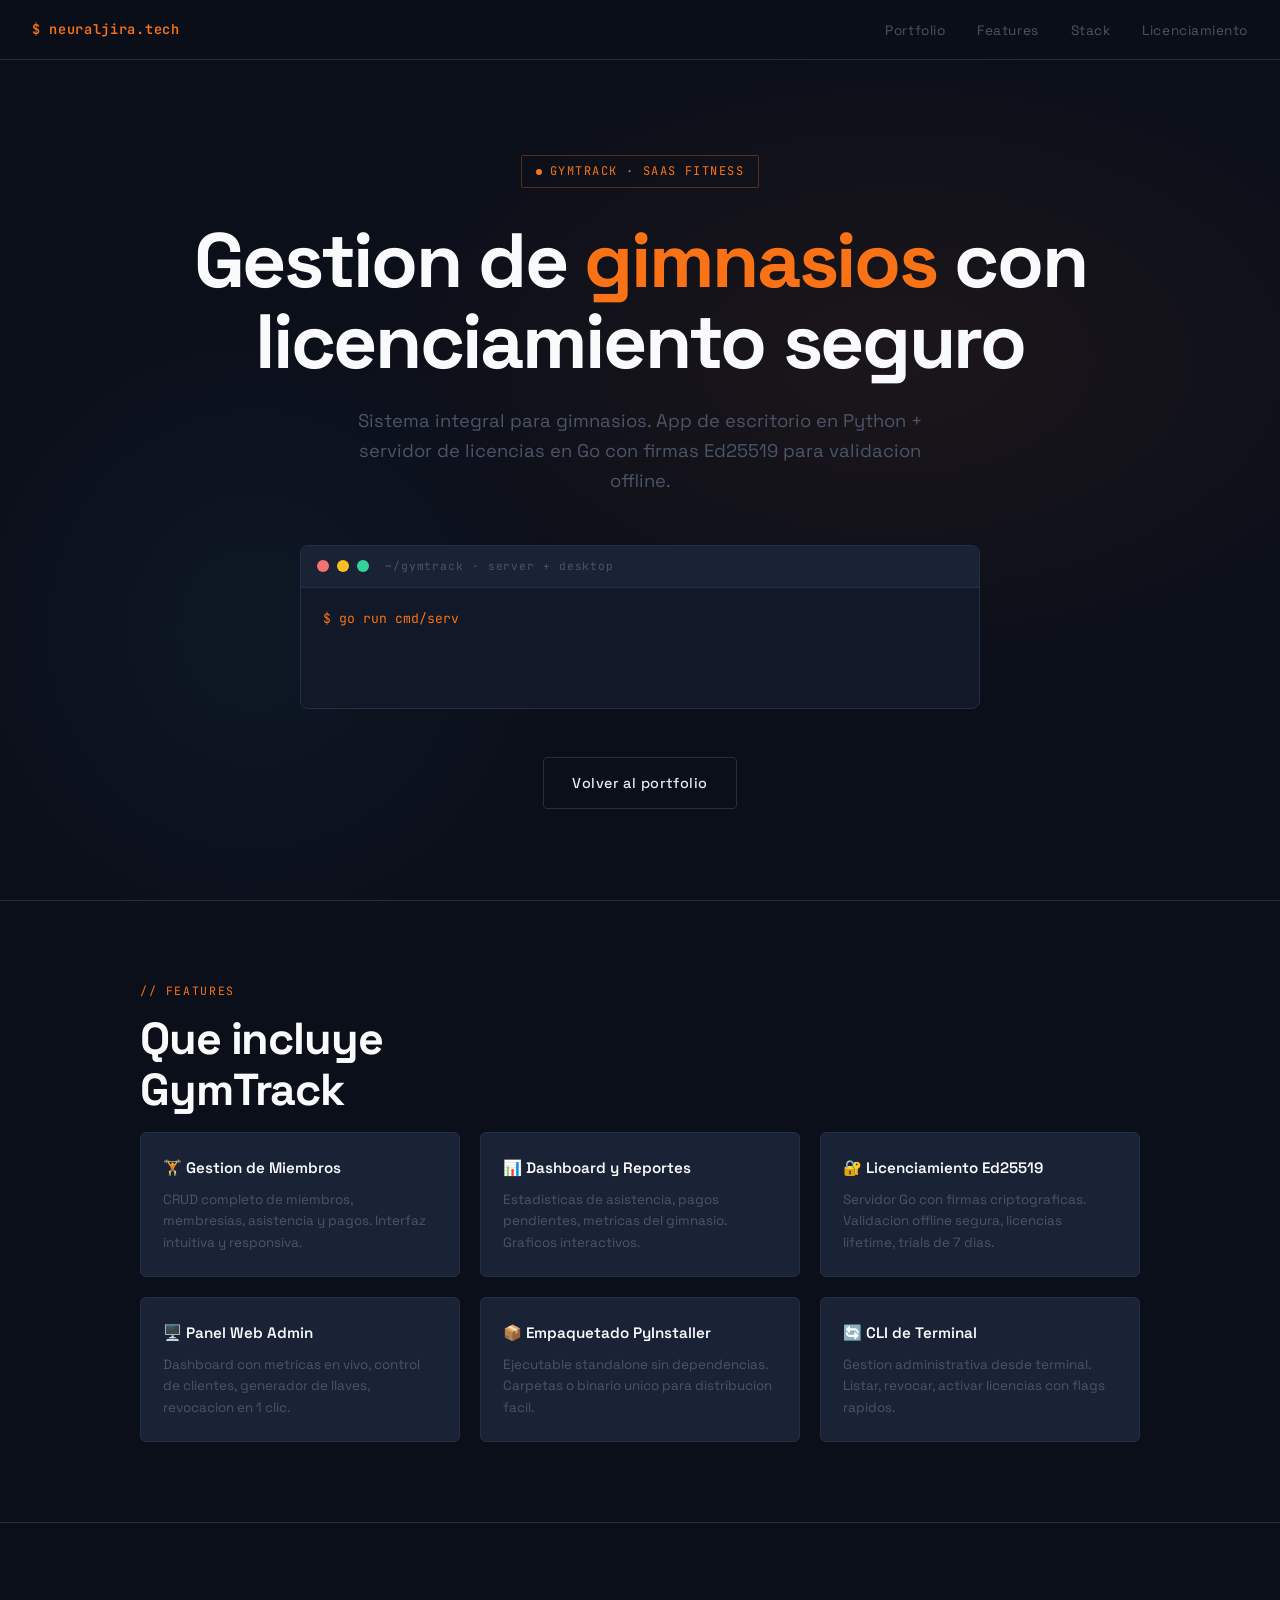
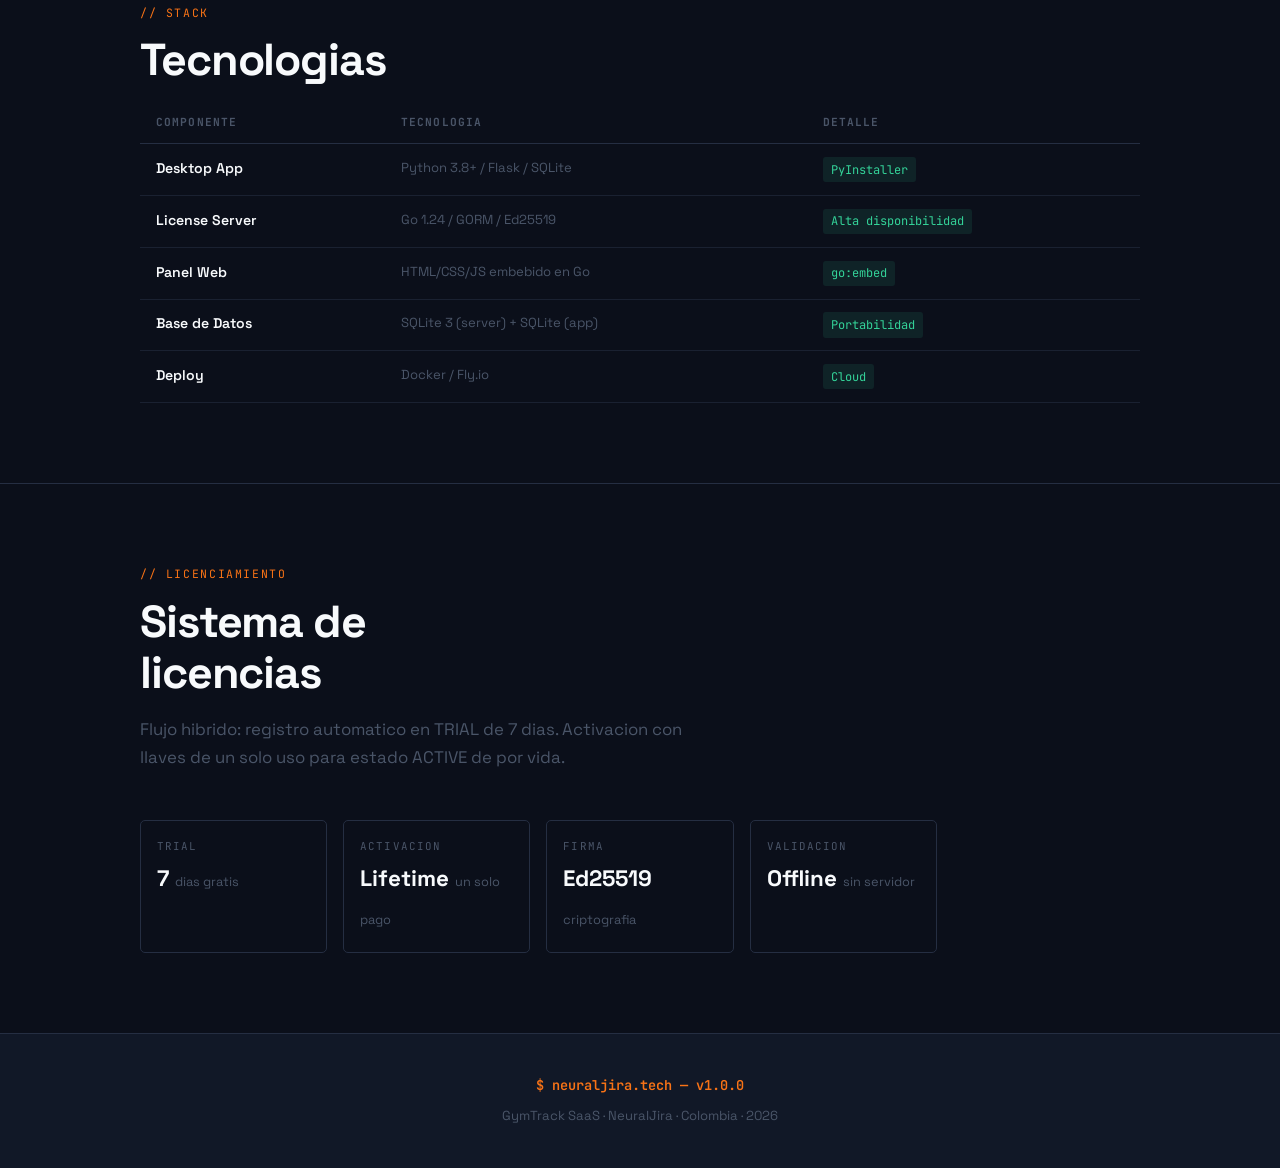
<file: gymtrack.html>
<!DOCTYPE html>
<html lang="es">
<head>
<meta charset="UTF-8">
<meta name="viewport" content="width=device-width, initial-scale=1.0">
<title>GymTrack SaaS — NeuralJira Portfolio</title>
<meta name="description" content="Sistema de gestión de gimnasios con licenciamiento, panel admin y servidor de licencias en Go.">
<link rel="preconnect" href="https://fonts.googleapis.com">
<link href="https://fonts.googleapis.com/css2?family=Space+Grotesk:wght@300;400;500;600;700&family=JetBrains+Mono:wght@400;600&display=swap" rel="stylesheet">
<link rel="stylesheet" href="css/style.css">
</head>
<body>

<nav>
  <a class="nav-logo" href="#">$ neuraljira.tech</a>
  <button class="nav-toggle" id="nav-toggle" aria-label="Abrir menu">
    <span></span><span></span><span></span>
  </button>
  <ul class="nav-links" id="nav-links" role="list">
    <li><a href="index.html">Portfolio</a></li>
    <li><a href="#features">Features</a></li>
    <li><a href="#stack">Stack</a></li>
    <li><a href="#license">Licenciamiento</a></li>
  </ul>
</nav>

<section class="hero">
  <div class="hero-inner">
    <div class="hero-eyebrow"><span></span> GymTrack · SaaS Fitness</div>
    <h1>Gestion de <em>gimnasios</em> con licenciamiento seguro</h1>
    <p class="hero-sub">Sistema integral para gimnasios. App de escritorio en Python + servidor de licencias en Go con firmas Ed25519 para validacion offline.</p>

    <div class="terminal">
      <div class="terminal-bar">
        <div class="dot dot-r"></div>
        <div class="dot dot-y"></div>
        <div class="dot dot-g"></div>
        <span class="terminal-title">~/gymtrack · server + desktop</span>
      </div>
      <div class="terminal-body" id="terminal-output"></div>
    </div>

    <div class="hero-ctas">
      <a href="index.html" class="btn-ghost">Volver al portfolio</a>
    </div>
  </div>
</section>

<hr class="divider">

<section id="features">
  <div class="container">
    <div class="section-label">// features</div>
    <h2>Que incluye<br>GymTrack</h2>

    <div class="feat-grid">
      <div class="feat-card">
        <h4>🏋️ Gestion de Miembros</h4>
        <p>CRUD completo de miembros, membresias, asistencia y pagos. Interfaz intuitiva y responsiva.</p>
      </div>
      <div class="feat-card">
        <h4>📊 Dashboard y Reportes</h4>
        <p>Estadisticas de asistencia, pagos pendientes, metricas del gimnasio. Graficos interactivos.</p>
      </div>
      <div class="feat-card">
        <h4>🔐 Licenciamiento Ed25519</h4>
        <p>Servidor Go con firmas criptograficas. Validacion offline segura, licencias lifetime, trials de 7 dias.</p>
      </div>
      <div class="feat-card">
        <h4>🖥️ Panel Web Admin</h4>
        <p>Dashboard con metricas en vivo, control de clientes, generador de llaves, revocacion en 1 clic.</p>
      </div>
      <div class="feat-card">
        <h4>📦 Empaquetado PyInstaller</h4>
        <p>Ejecutable standalone sin dependencias. Carpetas o binario unico para distribucion facil.</p>
      </div>
      <div class="feat-card">
        <h4>🔄 CLI de Terminal</h4>
        <p>Gestion administrativa desde terminal. Listar, revocar, activar licencias con flags rapidos.</p>
      </div>
    </div>
  </div>
</section>

<hr class="divider">

<section id="stack">
  <div class="container">
    <div class="section-label">// stack</div>
    <h2>Tecnologias</h2>

    <table class="stack-table">
      <thead><tr><th>Componente</th><th>Tecnologia</th><th>Detalle</th></tr></thead>
      <tbody>
        <tr><td><span class="stack-name">Desktop App</span></td><td class="stack-desc">Python 3.8+ / Flask / SQLite</td><td><span class="stack-badge free">PyInstaller</span></td></tr>
        <tr><td><span class="stack-name">License Server</span></td><td class="stack-desc">Go 1.24 / GORM / Ed25519</td><td><span class="stack-badge free">Alta disponibilidad</span></td></tr>
        <tr><td><span class="stack-name">Panel Web</span></td><td class="stack-desc">HTML/CSS/JS embebido en Go</td><td><span class="stack-badge free">go:embed</span></td></tr>
        <tr><td><span class="stack-name">Base de Datos</span></td><td class="stack-desc">SQLite 3 (server) + SQLite (app)</td><td><span class="stack-badge free">Portabilidad</span></td></tr>
        <tr><td><span class="stack-name">Deploy</span></td><td class="stack-desc">Docker / Fly.io</td><td><span class="stack-badge free">Cloud</span></td></tr>
      </tbody>
    </table>
  </div>
</section>

<hr class="divider">

<section id="license">
  <div class="container">
    <div class="section-label">// licenciamiento</div>
    <h2>Sistema de<br>licencias</h2>
    <p class="section-lead">Flujo hibrido: registro automatico en TRIAL de 7 dias. Activacion con llaves de un solo uso para estado ACTIVE de por vida.</p>

    <div class="metrics-grid">
      <div class="metric">
        <div class="metric-label">Trial</div>
        <div class="metric-val">7 <span>dias gratis</span></div>
      </div>
      <div class="metric">
        <div class="metric-label">Activacion</div>
        <div class="metric-val">Lifetime <span>un solo pago</span></div>
      </div>
      <div class="metric">
        <div class="metric-label">Firma</div>
        <div class="metric-val">Ed25519 <span>criptografia</span></div>
      </div>
      <div class="metric">
        <div class="metric-label">Validacion</div>
        <div class="metric-val">Offline <span>sin servidor</span></div>
      </div>
    </div>
  </div>
</section>

<footer>
  <div class="footer-logo">$ neuraljira.tech — v1.0.0</div>
  <p>GymTrack SaaS · NeuralJira · Colombia · 2026</p>
</footer>

<script>
const lines = [
  { type: 'prompt', text: 'go run cmd/server/main.go -cli' },
  { type: 'out',    text: '--- 🛠️  SERVER ADMIN CLI ---' },
  { type: 'out',    text: '1. List Licenses    2. Revoke License' },
  { type: 'out',    text: '3. Activate License 4. Generate Key' },
  { type: 'prompt', text: 'GET /api/check?hwid=gym-bogota-001' },
  { type: 'info',   text: '{ "status": "ACTIVE", "expires": null }' },
  { type: 'prompt', text: 'echo "GymTrack Server corriendo en :8080"' },
  { type: 'green',  text: '✓ License server activo con Ed25519' },
];
const output = document.getElementById('terminal-output');
let lineIdx = 0, charIdx = 0, currentEl = null;
function colorClass(t) { return {prompt:'t-prompt',out:'t-out',info:'t-info',green:'t-out'}[t]||'t-cmd'; }
function prefix(t) { return t==='prompt'?'$ ':'  '; }
function typeNext() {
  if(lineIdx>=lines.length){const c=document.createElement('span');c.className='terminal-line t-prompt';c.innerHTML='$ <span class="cursor"></span>';output.appendChild(c);return;}
  const l=lines[lineIdx];
  if(charIdx===0){currentEl=document.createElement('span');currentEl.className='terminal-line '+colorClass(l.type);currentEl.textContent=prefix(l.type);output.appendChild(currentEl);}
  if(charIdx<l.text.length){currentEl.textContent=prefix(l.type)+l.text.slice(0,charIdx+1);charIdx++;setTimeout(typeNext,l.type==='prompt'?42:18);}
  else{lineIdx++;charIdx=0;setTimeout(typeNext,l.type==='prompt'?320:180);}
}
window.addEventListener('load',()=>setTimeout(typeNext,800));
const navToggle=document.getElementById('nav-toggle'),navLinks=document.getElementById('nav-links');
if(navToggle&&navLinks){navToggle.addEventListener('click',()=>{const o=navLinks.classList.toggle('mobile-open');navToggle.classList.toggle('open',o);});navLinks.querySelectorAll('a').forEach(a=>{a.addEventListener('click',()=>{navLinks.classList.remove('mobile-open');navToggle.classList.remove('open');});});}
</script>
</body>
</html>
</file>
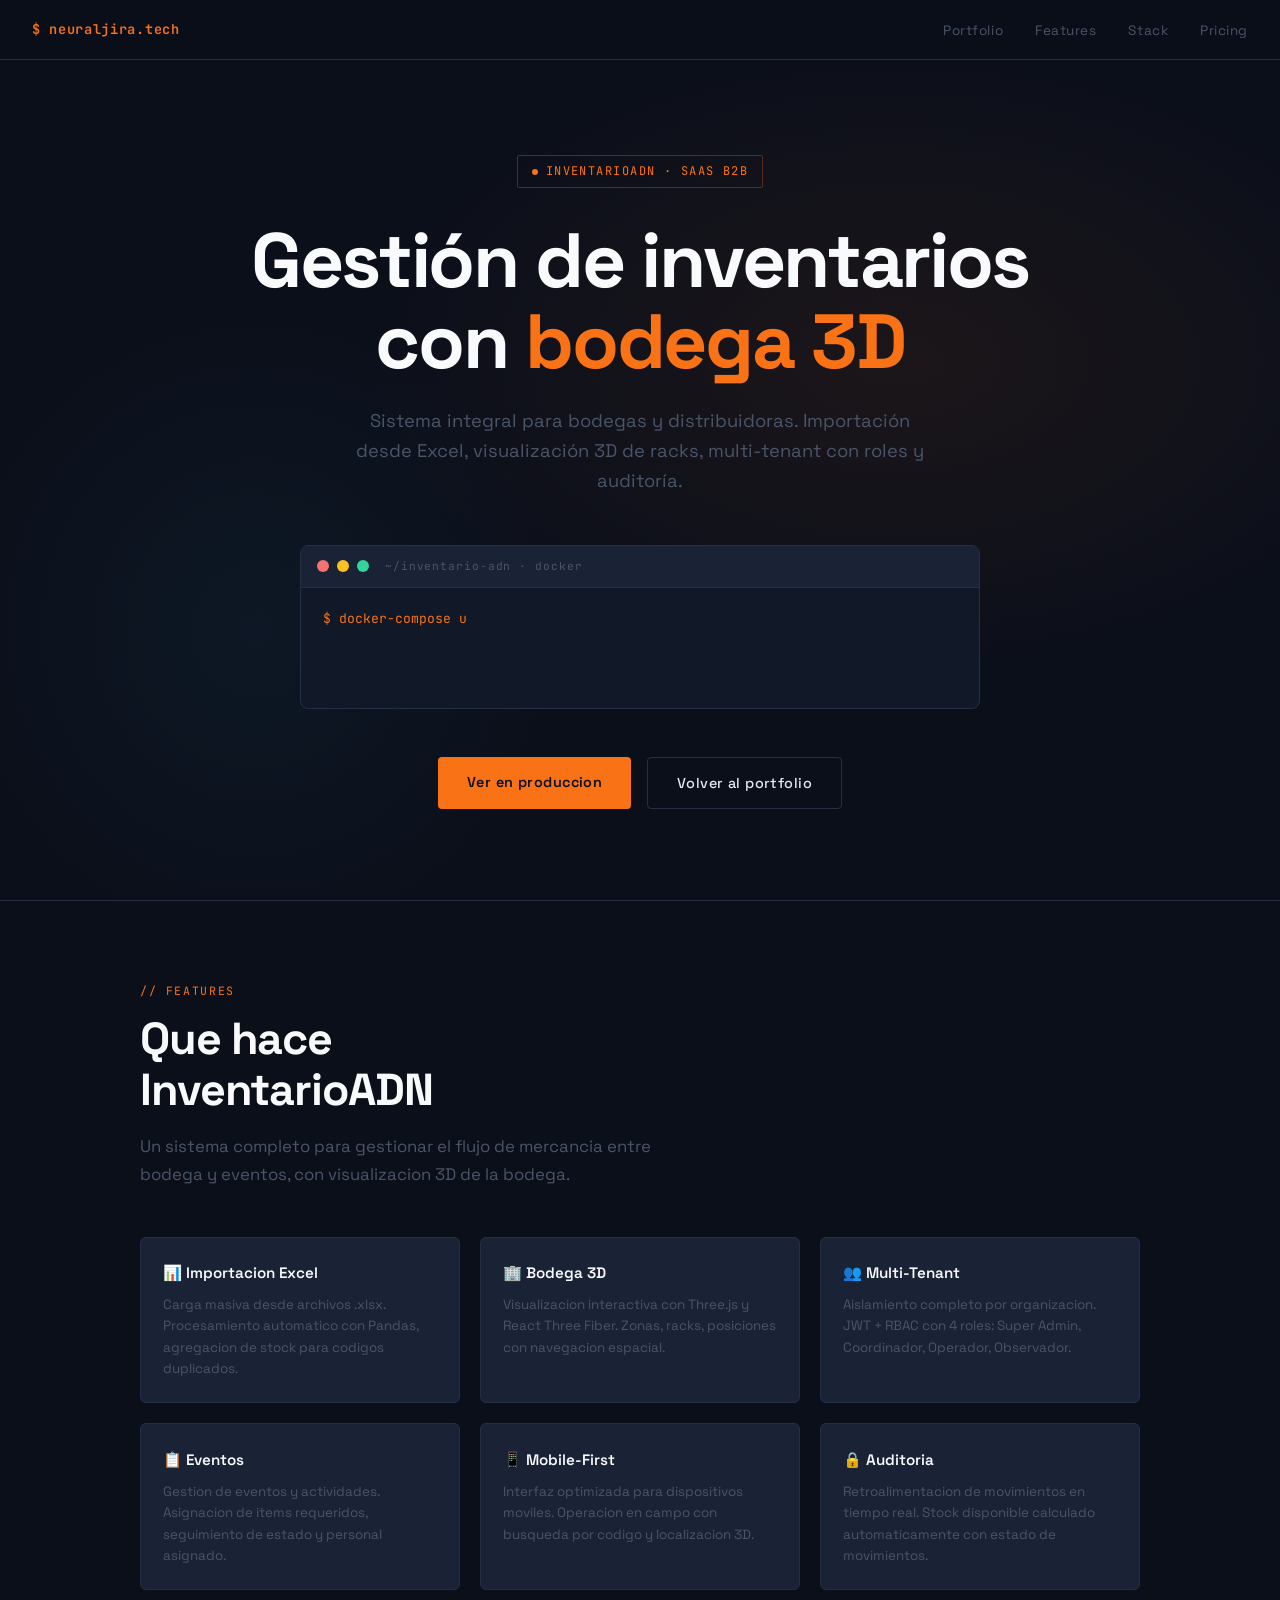
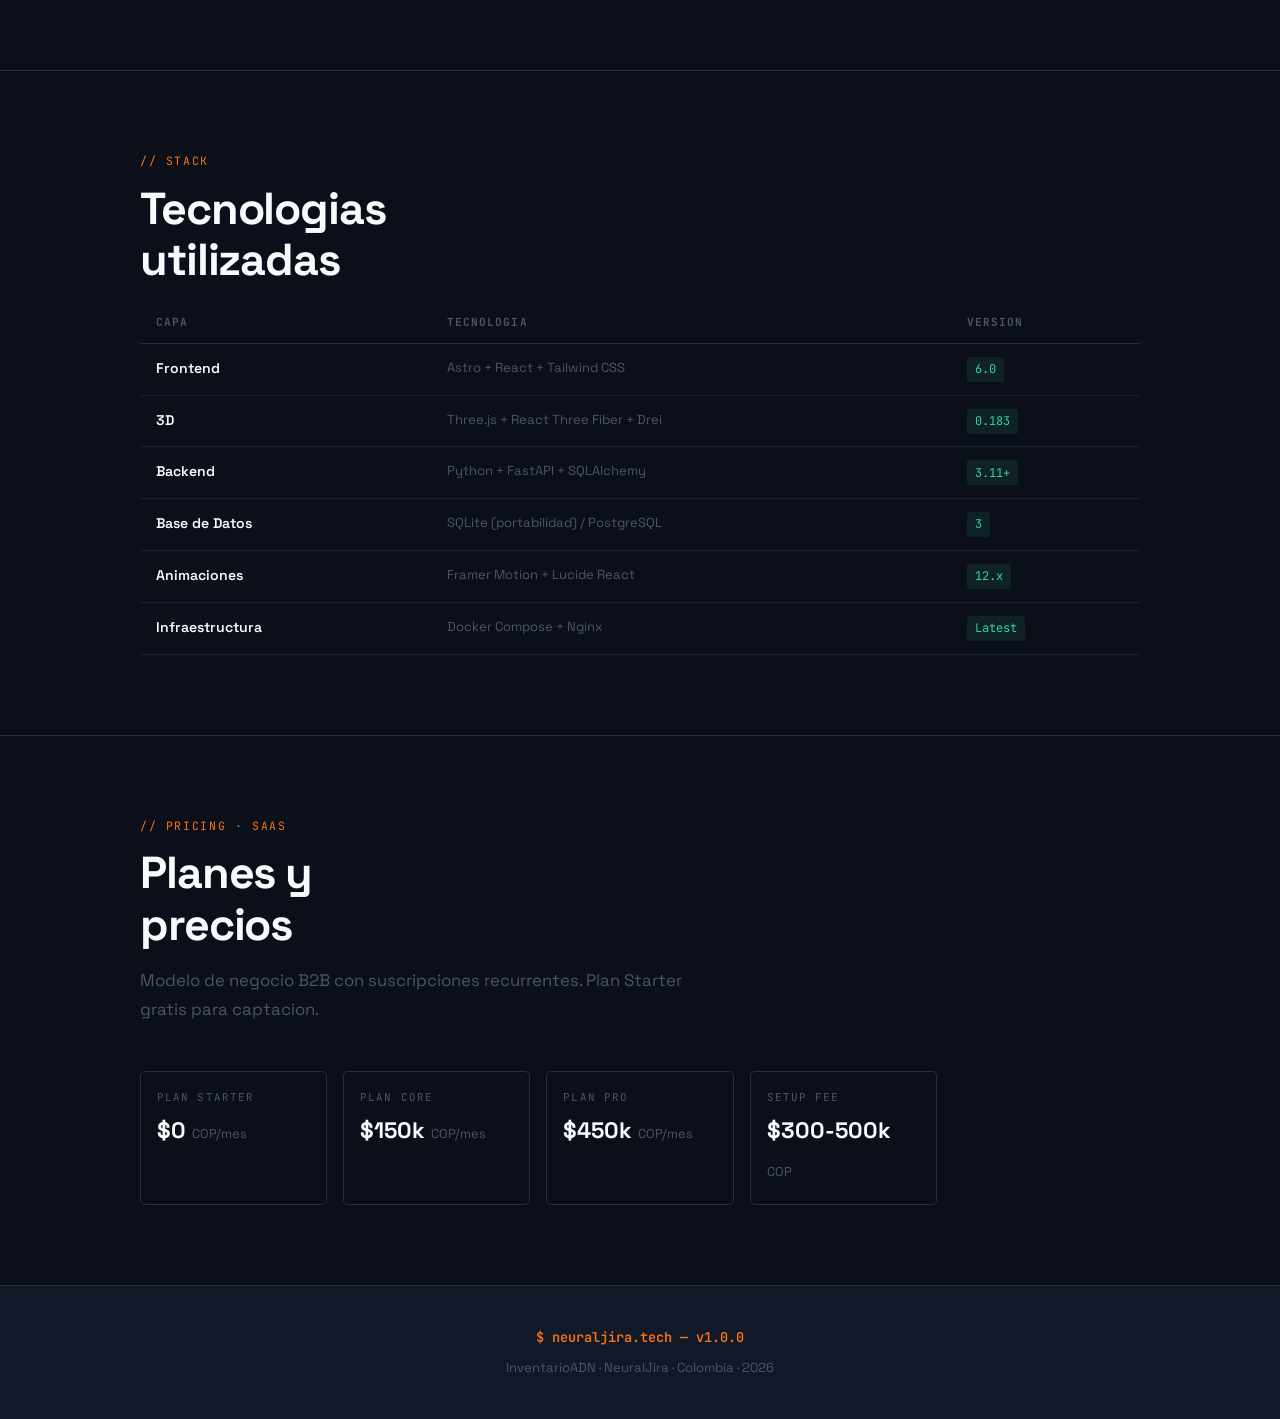
<file: inventario-adn.html>
<!DOCTYPE html>
<html lang="es">
<head>
<meta charset="UTF-8">
<meta name="viewport" content="width=device-width, initial-scale=1.0">
<title>InventarioADN — NeuralJira Portfolio</title>
<meta name="description" content="Sistema integral de gestión de inventarios con bodega 3D interactiva. Multi-tenant SaaS para bodegas y distribuidoras.">
<link rel="preconnect" href="https://fonts.googleapis.com">
<link href="https://fonts.googleapis.com/css2?family=Space+Grotesk:wght@300;400;500;600;700&family=JetBrains+Mono:wght@400;600&display=swap" rel="stylesheet">
<link rel="stylesheet" href="css/style.css">
</head>
<body>

<nav>
  <a class="nav-logo" href="#">$ neuraljira.tech</a>
  <button class="nav-toggle" id="nav-toggle" aria-label="Abrir menu">
    <span></span><span></span><span></span>
  </button>
  <ul class="nav-links" id="nav-links" role="list">
    <li><a href="index.html">Portfolio</a></li>
    <li><a href="#features">Features</a></li>
    <li><a href="#stack">Stack</a></li>
    <li><a href="#pricing">Pricing</a></li>
  </ul>
</nav>

<section class="hero">
  <div class="hero-inner">
    <div class="hero-eyebrow"><span></span> InventarioADN · SaaS B2B</div>
    <h1>Gestión de inventarios con <em>bodega 3D</em></h1>
    <p class="hero-sub">Sistema integral para bodegas y distribuidoras. Importación desde Excel, visualización 3D de racks, multi-tenant con roles y auditoría.</p>

    <div class="terminal">
      <div class="terminal-bar">
        <div class="dot dot-r"></div>
        <div class="dot dot-y"></div>
        <div class="dot dot-g"></div>
        <span class="terminal-title">~/inventario-adn · docker</span>
      </div>
      <div class="terminal-body" id="terminal-output"></div>
    </div>

    <div class="hero-ctas">
      <a href="https://web.neuraljira.tech" class="btn-primary" target="_blank">Ver en produccion</a>
      <a href="index.html" class="btn-ghost">Volver al portfolio</a>
    </div>
  </div>
</section>

<hr class="divider">

<section id="features">
  <div class="container">
    <div class="section-label">// features</div>
    <h2>Que hace<br>InventarioADN</h2>
    <p class="section-lead">Un sistema completo para gestionar el flujo de mercancia entre bodega y eventos, con visualizacion 3D de la bodega.</p>

    <div class="feat-grid">
      <div class="feat-card">
        <h4>📊 Importacion Excel</h4>
        <p>Carga masiva desde archivos .xlsx. Procesamiento automatico con Pandas, agregacion de stock para codigos duplicados.</p>
      </div>
      <div class="feat-card">
        <h4>🏢 Bodega 3D</h4>
        <p>Visualizacion interactiva con Three.js y React Three Fiber. Zonas, racks, posiciones con navegacion espacial.</p>
      </div>
      <div class="feat-card">
        <h4>👥 Multi-Tenant</h4>
        <p>Aislamiento completo por organizacion. JWT + RBAC con 4 roles: Super Admin, Coordinador, Operador, Observador.</p>
      </div>
      <div class="feat-card">
        <h4>📋 Eventos</h4>
        <p>Gestion de eventos y actividades. Asignacion de items requeridos, seguimiento de estado y personal asignado.</p>
      </div>
      <div class="feat-card">
        <h4>📱 Mobile-First</h4>
        <p>Interfaz optimizada para dispositivos moviles. Operacion en campo con busqueda por codigo y localizacion 3D.</p>
      </div>
      <div class="feat-card">
        <h4>🔒 Auditoria</h4>
        <p>Retroalimentacion de movimientos en tiempo real. Stock disponible calculado automaticamente con estado de movimientos.</p>
      </div>
    </div>
  </div>
</section>

<hr class="divider">

<section id="stack">
  <div class="container">
    <div class="section-label">// stack</div>
    <h2>Tecnologias<br>utilizadas</h2>

    <table class="stack-table">
      <thead><tr><th>Capa</th><th>Tecnologia</th><th>Version</th></tr></thead>
      <tbody>
        <tr><td><span class="stack-name">Frontend</span></td><td class="stack-desc">Astro + React + Tailwind CSS</td><td><span class="stack-badge free">6.0</span></td></tr>
        <tr><td><span class="stack-name">3D</span></td><td class="stack-desc">Three.js + React Three Fiber + Drei</td><td><span class="stack-badge free">0.183</span></td></tr>
        <tr><td><span class="stack-name">Backend</span></td><td class="stack-desc">Python + FastAPI + SQLAlchemy</td><td><span class="stack-badge free">3.11+</span></td></tr>
        <tr><td><span class="stack-name">Base de Datos</span></td><td class="stack-desc">SQLite (portabilidad) / PostgreSQL</td><td><span class="stack-badge free">3</span></td></tr>
        <tr><td><span class="stack-name">Animaciones</span></td><td class="stack-desc">Framer Motion + Lucide React</td><td><span class="stack-badge free">12.x</span></td></tr>
        <tr><td><span class="stack-name">Infraestructura</span></td><td class="stack-desc">Docker Compose + Nginx</td><td><span class="stack-badge free">Latest</span></td></tr>
      </tbody>
    </table>
  </div>
</section>

<hr class="divider">

<section id="pricing">
  <div class="container">
    <div class="section-label">// pricing · SaaS</div>
    <h2>Planes y<br>precios</h2>
    <p class="section-lead">Modelo de negocio B2B con suscripciones recurrentes. Plan Starter gratis para captacion.</p>

    <div class="metrics-grid">
      <div class="metric">
        <div class="metric-label">Plan Starter</div>
        <div class="metric-val">$0 <span>COP/mes</span></div>
      </div>
      <div class="metric">
        <div class="metric-label">Plan Core</div>
        <div class="metric-val">$150k <span>COP/mes</span></div>
      </div>
      <div class="metric">
        <div class="metric-label">Plan Pro</div>
        <div class="metric-val">$450k <span>COP/mes</span></div>
      </div>
      <div class="metric">
        <div class="metric-label">Setup Fee</div>
        <div class="metric-val">$300-500k <span>COP</span></div>
      </div>
    </div>
  </div>
</section>

<footer>
  <div class="footer-logo">$ neuraljira.tech — v1.0.0</div>
  <p>InventarioADN · NeuralJira · Colombia · 2026</p>
</footer>

<script>
const lines = [
  { type: 'prompt', text: 'docker-compose up -d' },
  { type: 'out',    text: 'Creating network "adn_default"... done' },
  { type: 'out',    text: 'Creating adn-frontend-1 ... done' },
  { type: 'out',    text: 'Creating adn-backend-1  ... done' },
  { type: 'prompt', text: 'curl http://localhost:8001/docs' },
  { type: 'info',   text: 'FastAPI docs available at /docs' },
  { type: 'prompt', text: 'echo "Bodega 3D lista en http://localhost:4321"' },
  { type: 'green',  text: '✓ InventarioADN corriendo en produccion' },
];
const output = document.getElementById('terminal-output');
let lineIdx = 0, charIdx = 0, currentEl = null;
function colorClass(t) { return {prompt:'t-prompt',out:'t-out',info:'t-info',green:'t-out'}[t]||'t-cmd'; }
function prefix(t) { return t==='prompt'?'$ ':'  '; }
function typeNext() {
  if(lineIdx>=lines.length){const c=document.createElement('span');c.className='terminal-line t-prompt';c.innerHTML='$ <span class="cursor"></span>';output.appendChild(c);return;}
  const l=lines[lineIdx];
  if(charIdx===0){currentEl=document.createElement('span');currentEl.className='terminal-line '+colorClass(l.type);currentEl.textContent=prefix(l.type);output.appendChild(currentEl);}
  if(charIdx<l.text.length){currentEl.textContent=prefix(l.type)+l.text.slice(0,charIdx+1);charIdx++;setTimeout(typeNext,l.type==='prompt'?42:18);}
  else{lineIdx++;charIdx=0;setTimeout(typeNext,l.type==='prompt'?320:180);}
}
window.addEventListener('load',()=>setTimeout(typeNext,800));
const navToggle=document.getElementById('nav-toggle'),navLinks=document.getElementById('nav-links');
if(navToggle&&navLinks){navToggle.addEventListener('click',()=>{const o=navLinks.classList.toggle('mobile-open');navToggle.classList.toggle('open',o);});navLinks.querySelectorAll('a').forEach(a=>{a.addEventListener('click',()=>{navLinks.classList.remove('mobile-open');navToggle.classList.remove('open');});});}
</script>
</body>
</html>
</file>
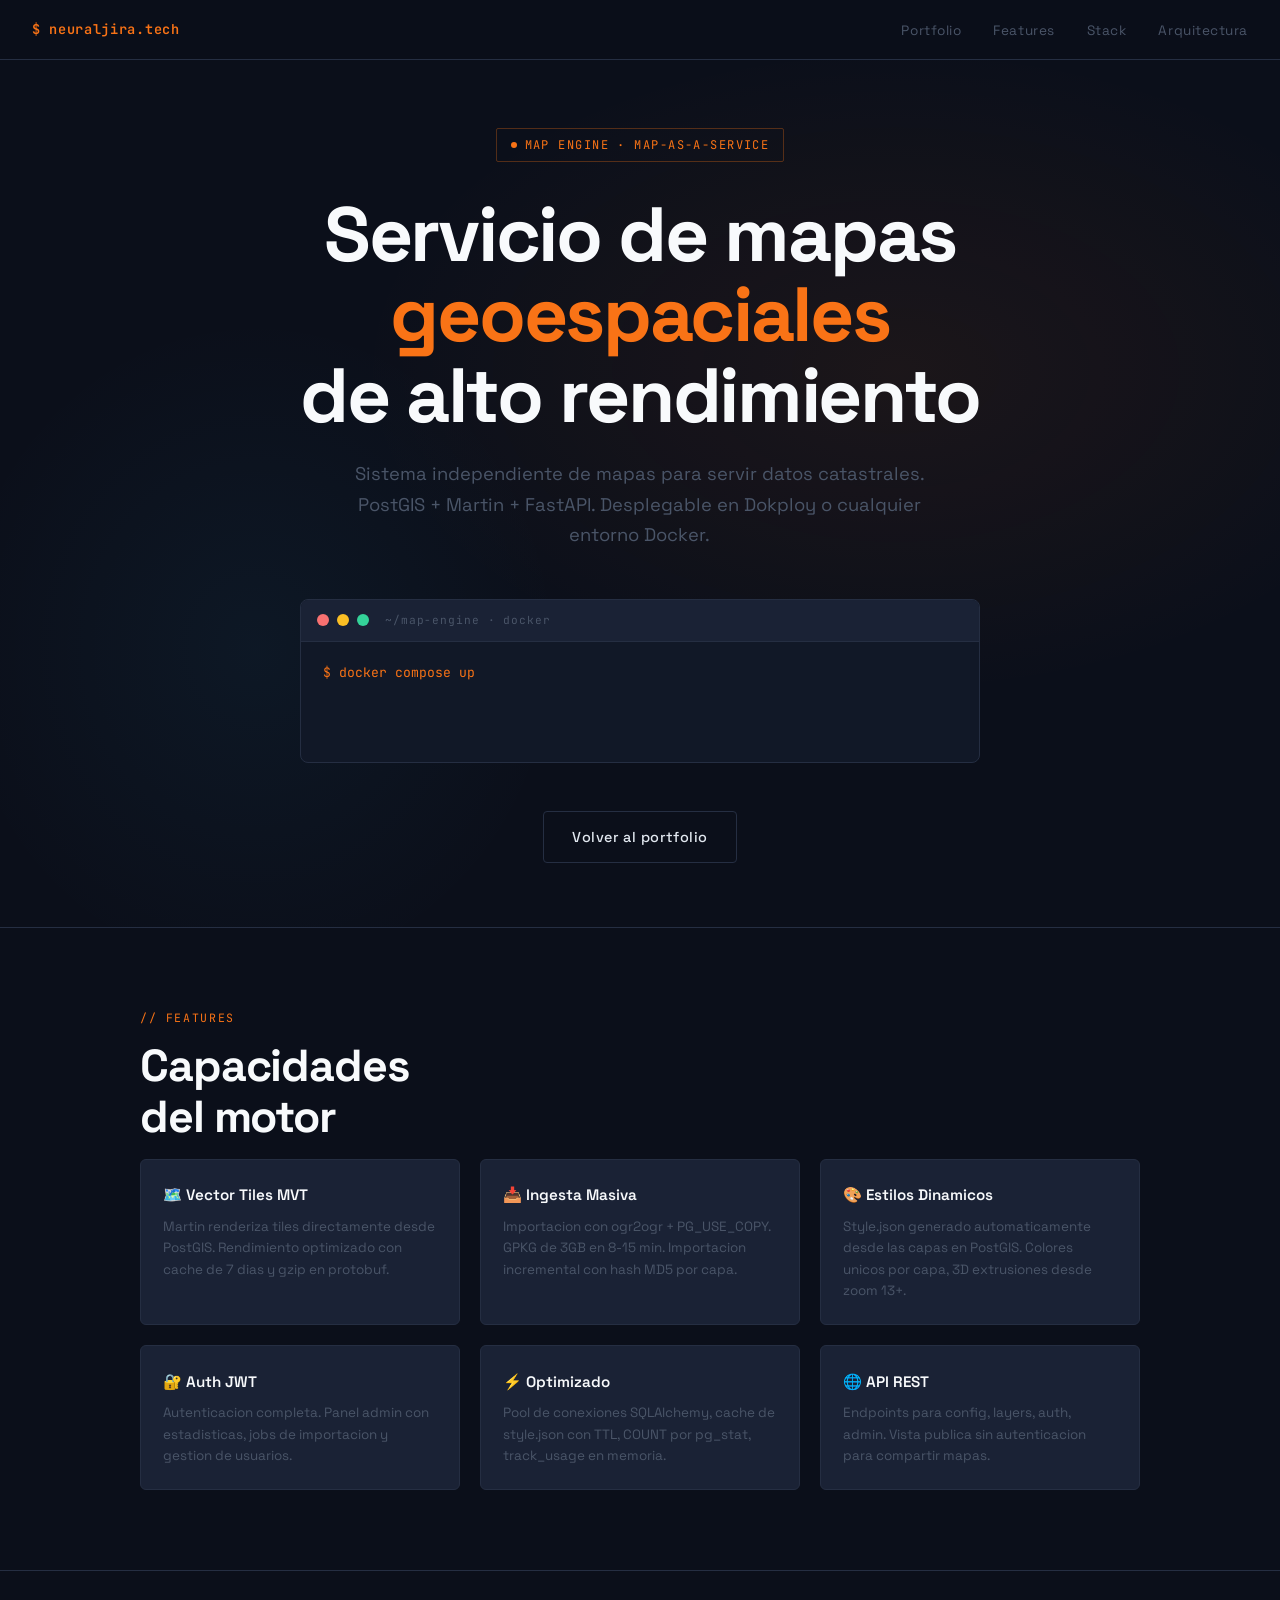
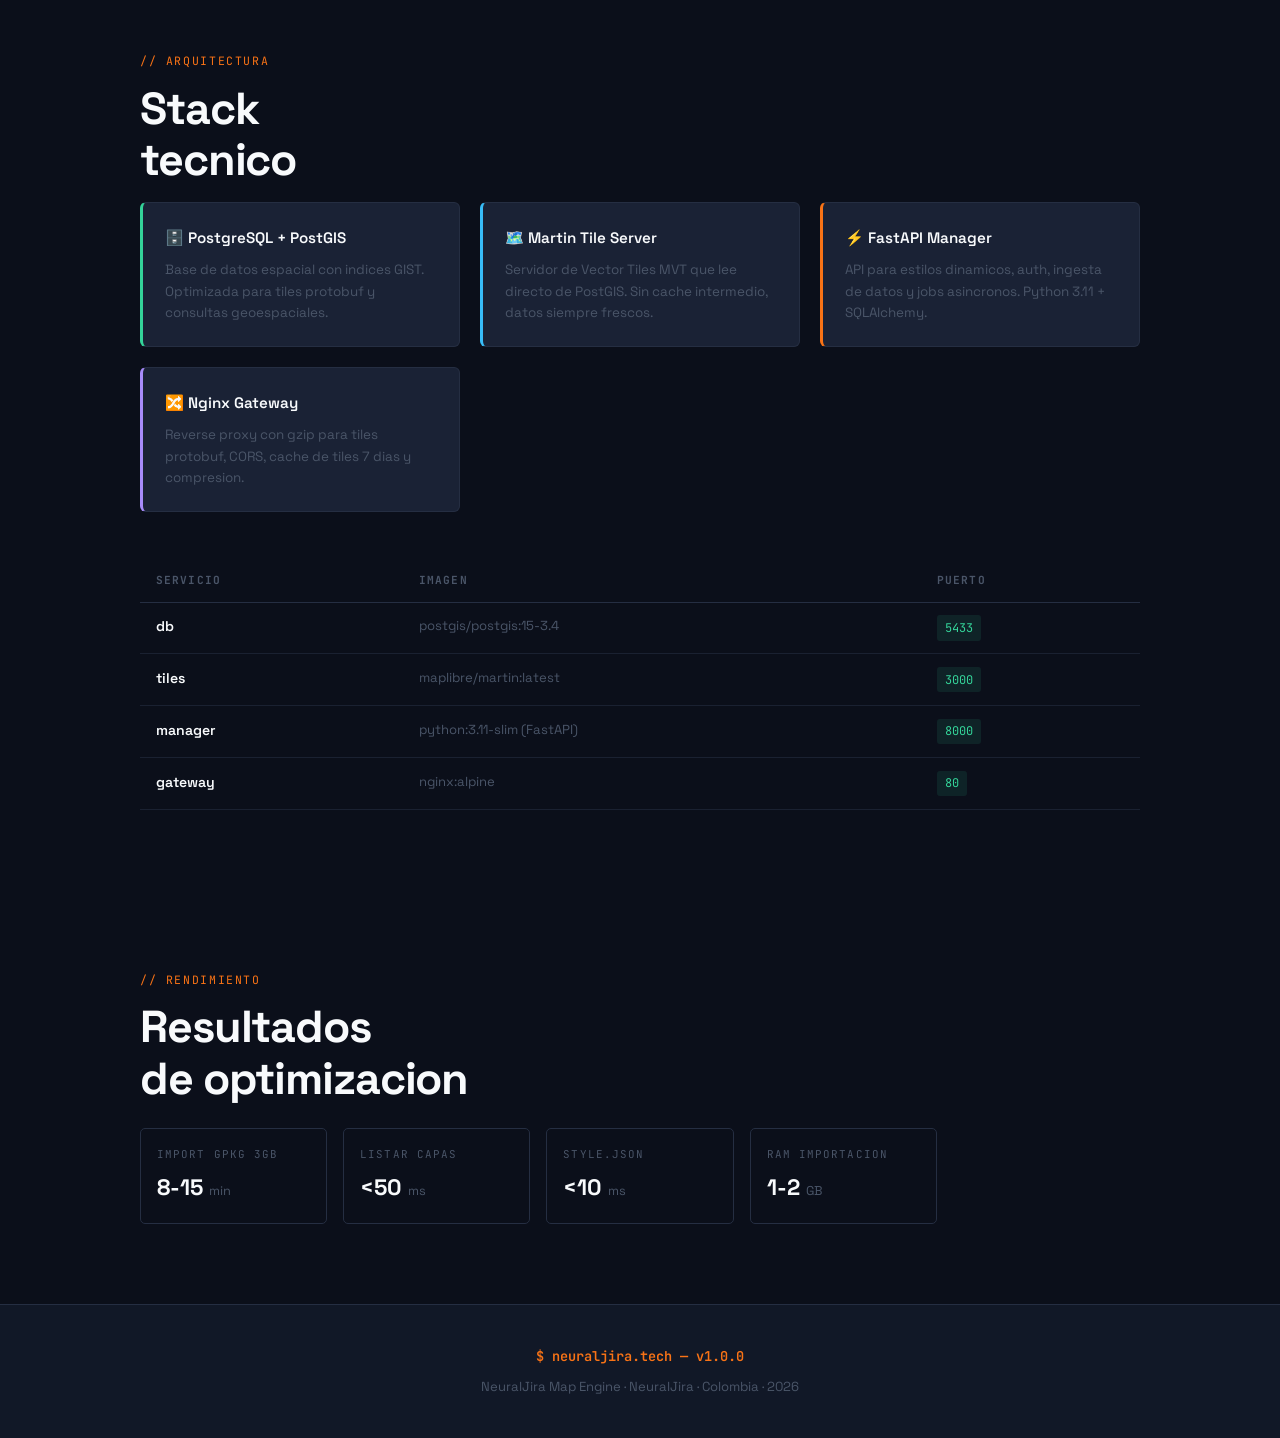
<file: map-engine.html>
<!DOCTYPE html>
<html lang="es">
<head>
<meta charset="UTF-8">
<meta name="viewport" content="width=device-width, initial-scale=1.0">
<title>NeuralJira Map Engine — NeuralJira Portfolio</title>
<meta name="description" content="Motor de mapas geoespaciales como servicio. PostGIS + Martin + FastAPI para datos catastrales.">
<link rel="preconnect" href="https://fonts.googleapis.com">
<link href="https://fonts.googleapis.com/css2?family=Space+Grotesk:wght@300;400;500;600;700&family=JetBrains+Mono:wght@400;600&display=swap" rel="stylesheet">
<link rel="stylesheet" href="css/style.css">
</head>
<body>

<nav>
  <a class="nav-logo" href="#">$ neuraljira.tech</a>
  <button class="nav-toggle" id="nav-toggle" aria-label="Abrir menu">
    <span></span><span></span><span></span>
  </button>
  <ul class="nav-links" id="nav-links" role="list">
    <li><a href="index.html">Portfolio</a></li>
    <li><a href="#features">Features</a></li>
    <li><a href="#stack">Stack</a></li>
    <li><a href="#architecture">Arquitectura</a></li>
  </ul>
</nav>

<section class="hero">
  <div class="hero-inner">
    <div class="hero-eyebrow"><span></span> Map Engine · Map-as-a-Service</div>
    <h1>Servicio de mapas<br><em>geoespaciales</em><br>de alto rendimiento</h1>
    <p class="hero-sub">Sistema independiente de mapas para servir datos catastrales. PostGIS + Martin + FastAPI. Desplegable en Dokploy o cualquier entorno Docker.</p>

    <div class="terminal">
      <div class="terminal-bar">
        <div class="dot dot-r"></div>
        <div class="dot dot-y"></div>
        <div class="dot dot-g"></div>
        <span class="terminal-title">~/map-engine · docker</span>
      </div>
      <div class="terminal-body" id="terminal-output"></div>
    </div>

    <div class="hero-ctas">
      <a href="index.html" class="btn-ghost">Volver al portfolio</a>
    </div>
  </div>
</section>

<hr class="divider">

<section id="features">
  <div class="container">
    <div class="section-label">// features</div>
    <h2>Capacidades<br>del motor</h2>

    <div class="feat-grid">
      <div class="feat-card">
        <h4>🗺️ Vector Tiles MVT</h4>
        <p>Martin renderiza tiles directamente desde PostGIS. Rendimiento optimizado con cache de 7 dias y gzip en protobuf.</p>
      </div>
      <div class="feat-card">
        <h4>📥 Ingesta Masiva</h4>
        <p>Importacion con ogr2ogr + PG_USE_COPY. GPKG de 3GB en 8-15 min. Importacion incremental con hash MD5 por capa.</p>
      </div>
      <div class="feat-card">
        <h4>🎨 Estilos Dinamicos</h4>
        <p>Style.json generado automaticamente desde las capas en PostGIS. Colores unicos por capa, 3D extrusiones desde zoom 13+.</p>
      </div>
      <div class="feat-card">
        <h4>🔐 Auth JWT</h4>
        <p>Autenticacion completa. Panel admin con estadisticas, jobs de importacion y gestion de usuarios.</p>
      </div>
      <div class="feat-card">
        <h4>⚡ Optimizado</h4>
        <p>Pool de conexiones SQLAlchemy, cache de style.json con TTL, COUNT por pg_stat, track_usage en memoria.</p>
      </div>
      <div class="feat-card">
        <h4>🌐 API REST</h4>
        <p>Endpoints para config, layers, auth, admin. Vista publica sin autenticacion para compartir mapas.</p>
      </div>
    </div>
  </div>
</section>

<hr class="divider">

<section id="architecture">
  <div class="container">
    <div class="section-label">// arquitectura</div>
    <h2>Stack<br>tecnico</h2>

    <div class="feat-grid" style="margin-bottom:3rem;">
      <div class="feat-card" style="border-left:3px solid var(--green);">
        <h4>🗄️ PostgreSQL + PostGIS</h4>
        <p>Base de datos espacial con indices GIST. Optimizada para tiles protobuf y consultas geoespaciales.</p>
      </div>
      <div class="feat-card" style="border-left:3px solid var(--electric);">
        <h4>🗺️ Martin Tile Server</h4>
        <p>Servidor de Vector Tiles MVT que lee directo de PostGIS. Sin cache intermedio, datos siempre frescos.</p>
      </div>
      <div class="feat-card" style="border-left:3px solid var(--accent);">
        <h4>⚡ FastAPI Manager</h4>
        <p>API para estilos dinamicos, auth, ingesta de datos y jobs asincronos. Python 3.11 + SQLAlchemy.</p>
      </div>
      <div class="feat-card" style="border-left:3px solid var(--purple);">
        <h4>🔀 Nginx Gateway</h4>
        <p>Reverse proxy con gzip para tiles protobuf, CORS, cache de tiles 7 dias y compresion.</p>
      </div>
    </div>

    <table class="stack-table">
      <thead><tr><th>Servicio</th><th>Imagen</th><th>Puerto</th></tr></thead>
      <tbody>
        <tr><td><span class="stack-name">db</span></td><td class="stack-desc">postgis/postgis:15-3.4</td><td><span class="stack-badge free">5433</span></td></tr>
        <tr><td><span class="stack-name">tiles</span></td><td class="stack-desc">maplibre/martin:latest</td><td><span class="stack-badge free">3000</span></td></tr>
        <tr><td><span class="stack-name">manager</span></td><td class="stack-desc">python:3.11-slim (FastAPI)</td><td><span class="stack-badge free">8000</span></td></tr>
        <tr><td><span class="stack-name">gateway</span></td><td class="stack-desc">nginx:alpine</td><td><span class="stack-badge free">80</span></td></tr>
      </tbody>
    </table>
  </div>
</section>

<section id="stack">
  <div class="container">
    <div class="section-label">// rendimiento</div>
    <h2>Resultados<br>de optimizacion</h2>

    <div class="metrics-grid">
      <div class="metric">
        <div class="metric-label">Import GPKG 3GB</div>
        <div class="metric-val">8-15 <span>min</span></div>
      </div>
      <div class="metric">
        <div class="metric-label">Listar capas</div>
        <div class="metric-val">&lt;50 <span>ms</span></div>
      </div>
      <div class="metric">
        <div class="metric-label">Style.json</div>
        <div class="metric-val">&lt;10 <span>ms</span></div>
      </div>
      <div class="metric">
        <div class="metric-label">RAM importacion</div>
        <div class="metric-val">1-2 <span>GB</span></div>
      </div>
    </div>
  </div>
</section>

<footer>
  <div class="footer-logo">$ neuraljira.tech — v1.0.0</div>
  <p>NeuralJira Map Engine · NeuralJira · Colombia · 2026</p>
</footer>

<script>
const lines = [
  { type: 'prompt', text: 'docker compose up -d' },
  { type: 'out',    text: 'mapengine-db       ... done' },
  { type: 'out',    text: 'mapengine-tiles    ... done' },
  { type: 'out',    text: 'mapengine-manager  ... done' },
  { type: 'out',    text: 'mapengine-gateway  ... done' },
  { type: 'prompt', text: 'curl http://localhost/api/v1/layers | jq .count' },
  { type: 'info',   text: '9 capas cargadas desde PostGIS' },
  { type: 'prompt', text: 'echo "Map Engine listo en http://localhost"' },
  { type: 'green',  text: '✓ Servicio de mapas geoespaciales corriendo' },
];
const output = document.getElementById('terminal-output');
let lineIdx = 0, charIdx = 0, currentEl = null;
function colorClass(t) { return {prompt:'t-prompt',out:'t-out',info:'t-info',green:'t-out'}[t]||'t-cmd'; }
function prefix(t) { return t==='prompt'?'$ ':'  '; }
function typeNext() {
  if(lineIdx>=lines.length){const c=document.createElement('span');c.className='terminal-line t-prompt';c.innerHTML='$ <span class="cursor"></span>';output.appendChild(c);return;}
  const l=lines[lineIdx];
  if(charIdx===0){currentEl=document.createElement('span');currentEl.className='terminal-line '+colorClass(l.type);currentEl.textContent=prefix(l.type);output.appendChild(currentEl);}
  if(charIdx<l.text.length){currentEl.textContent=prefix(l.type)+l.text.slice(0,charIdx+1);charIdx++;setTimeout(typeNext,l.type==='prompt'?42:18);}
  else{lineIdx++;charIdx=0;setTimeout(typeNext,l.type==='prompt'?320:180);}
}
window.addEventListener('load',()=>setTimeout(typeNext,800));
const navToggle=document.getElementById('nav-toggle'),navLinks=document.getElementById('nav-links');
if(navToggle&&navLinks){navToggle.addEventListener('click',()=>{const o=navLinks.classList.toggle('mobile-open');navToggle.classList.toggle('open',o);});navLinks.querySelectorAll('a').forEach(a=>{a.addEventListener('click',()=>{navLinks.classList.remove('mobile-open');navToggle.classList.remove('open');});});}
</script>
</body>
</html>
</file>
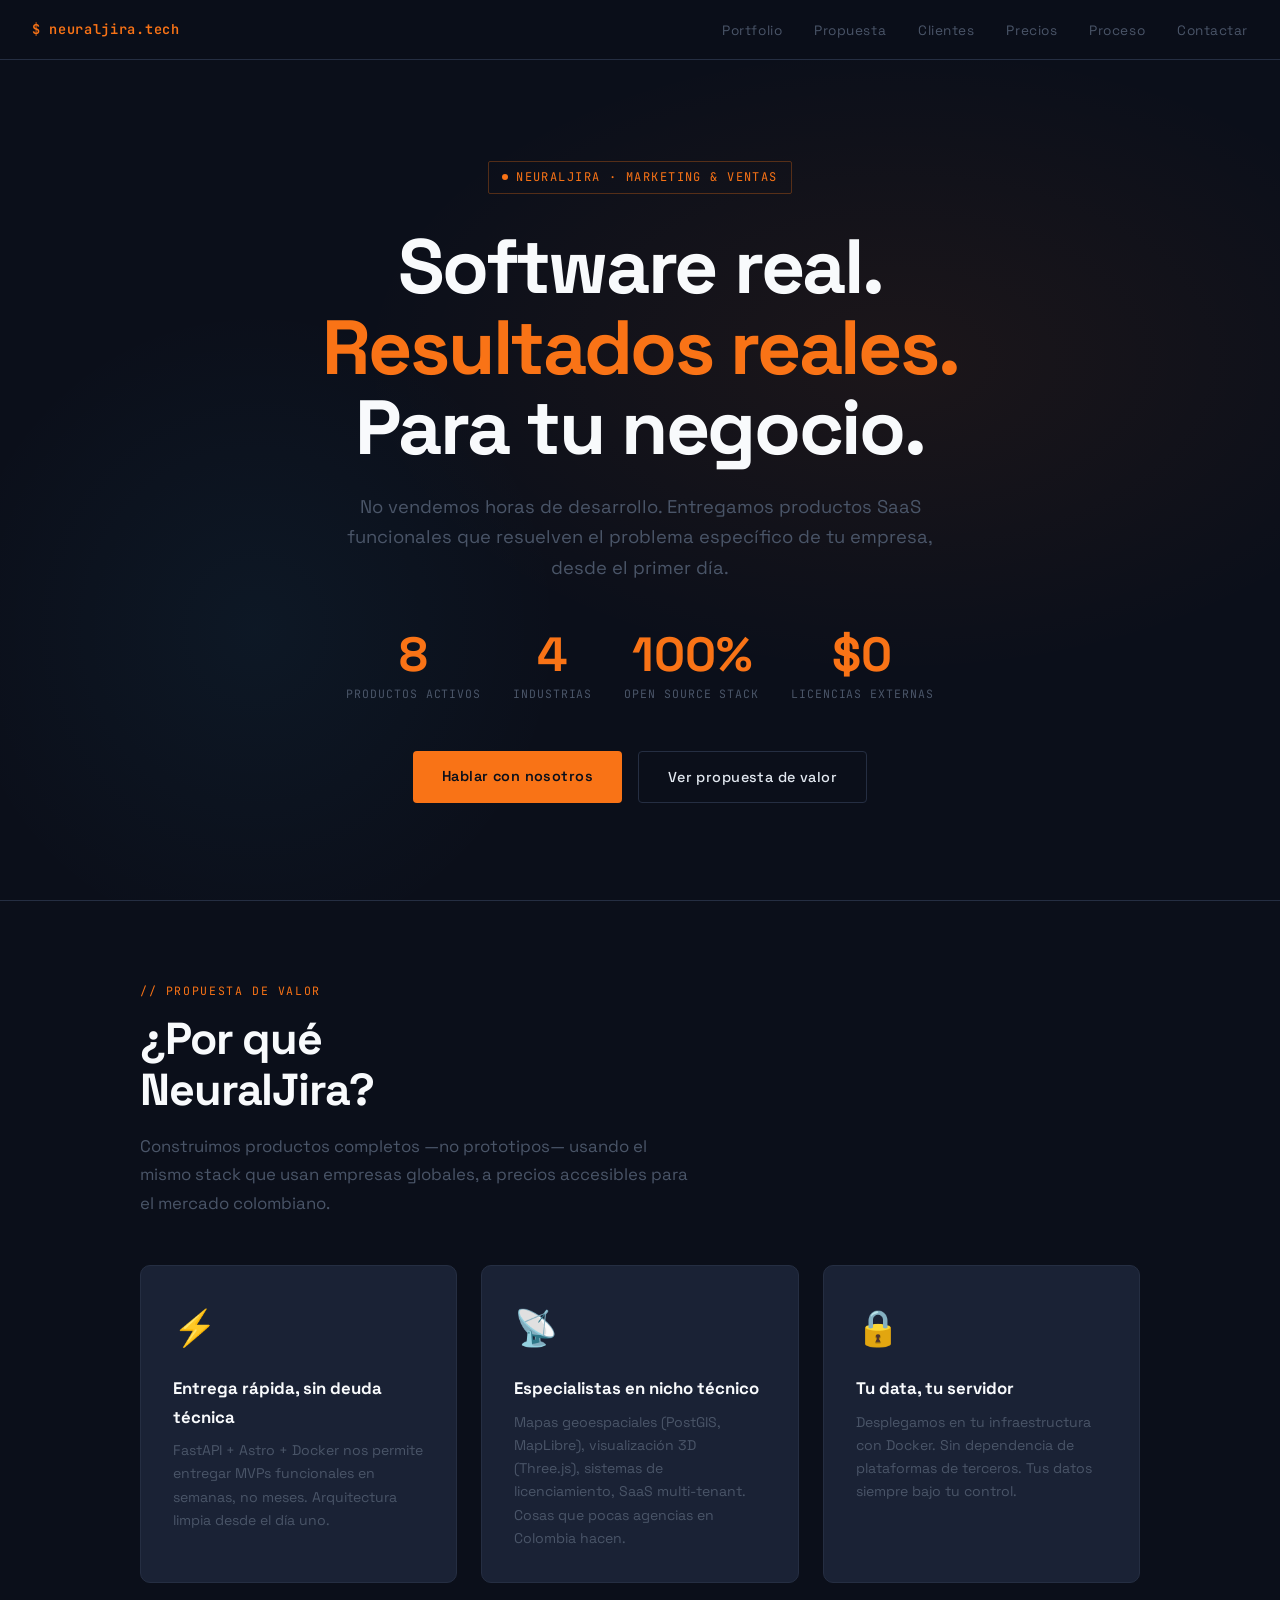
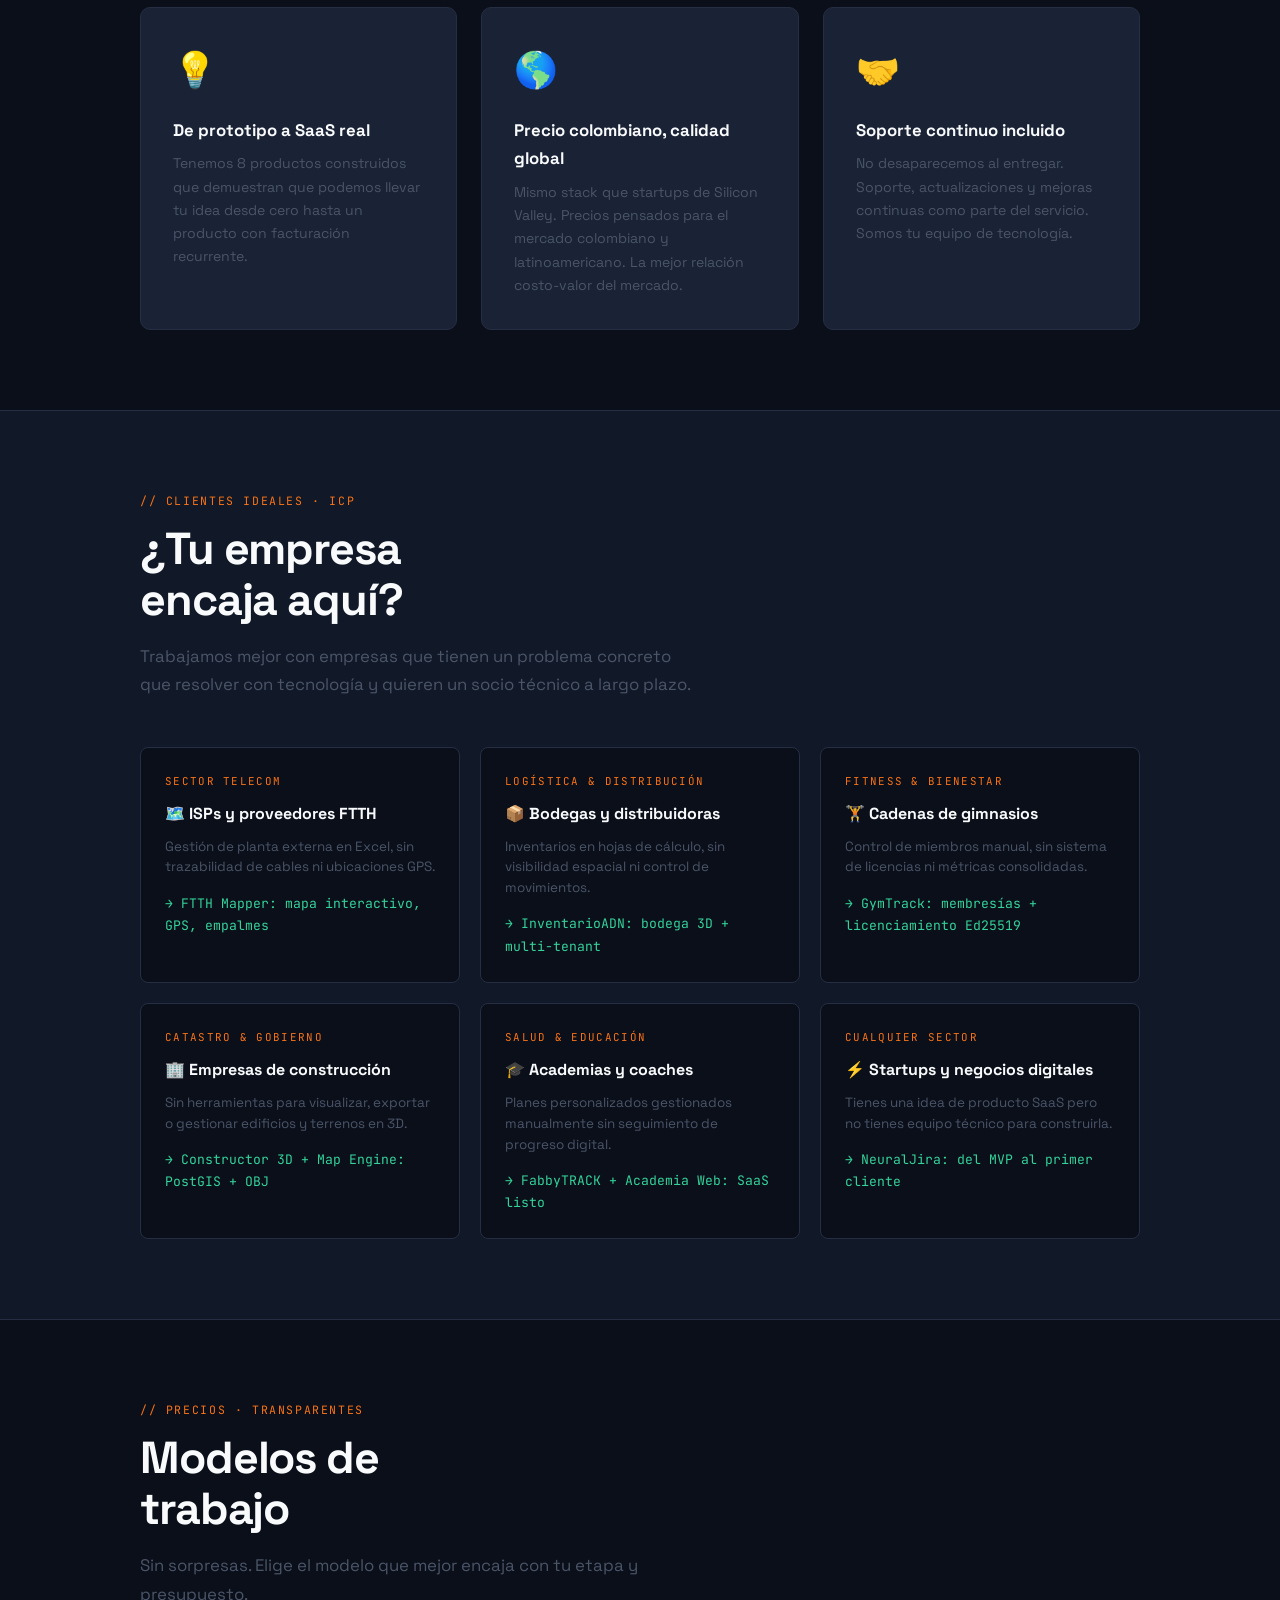
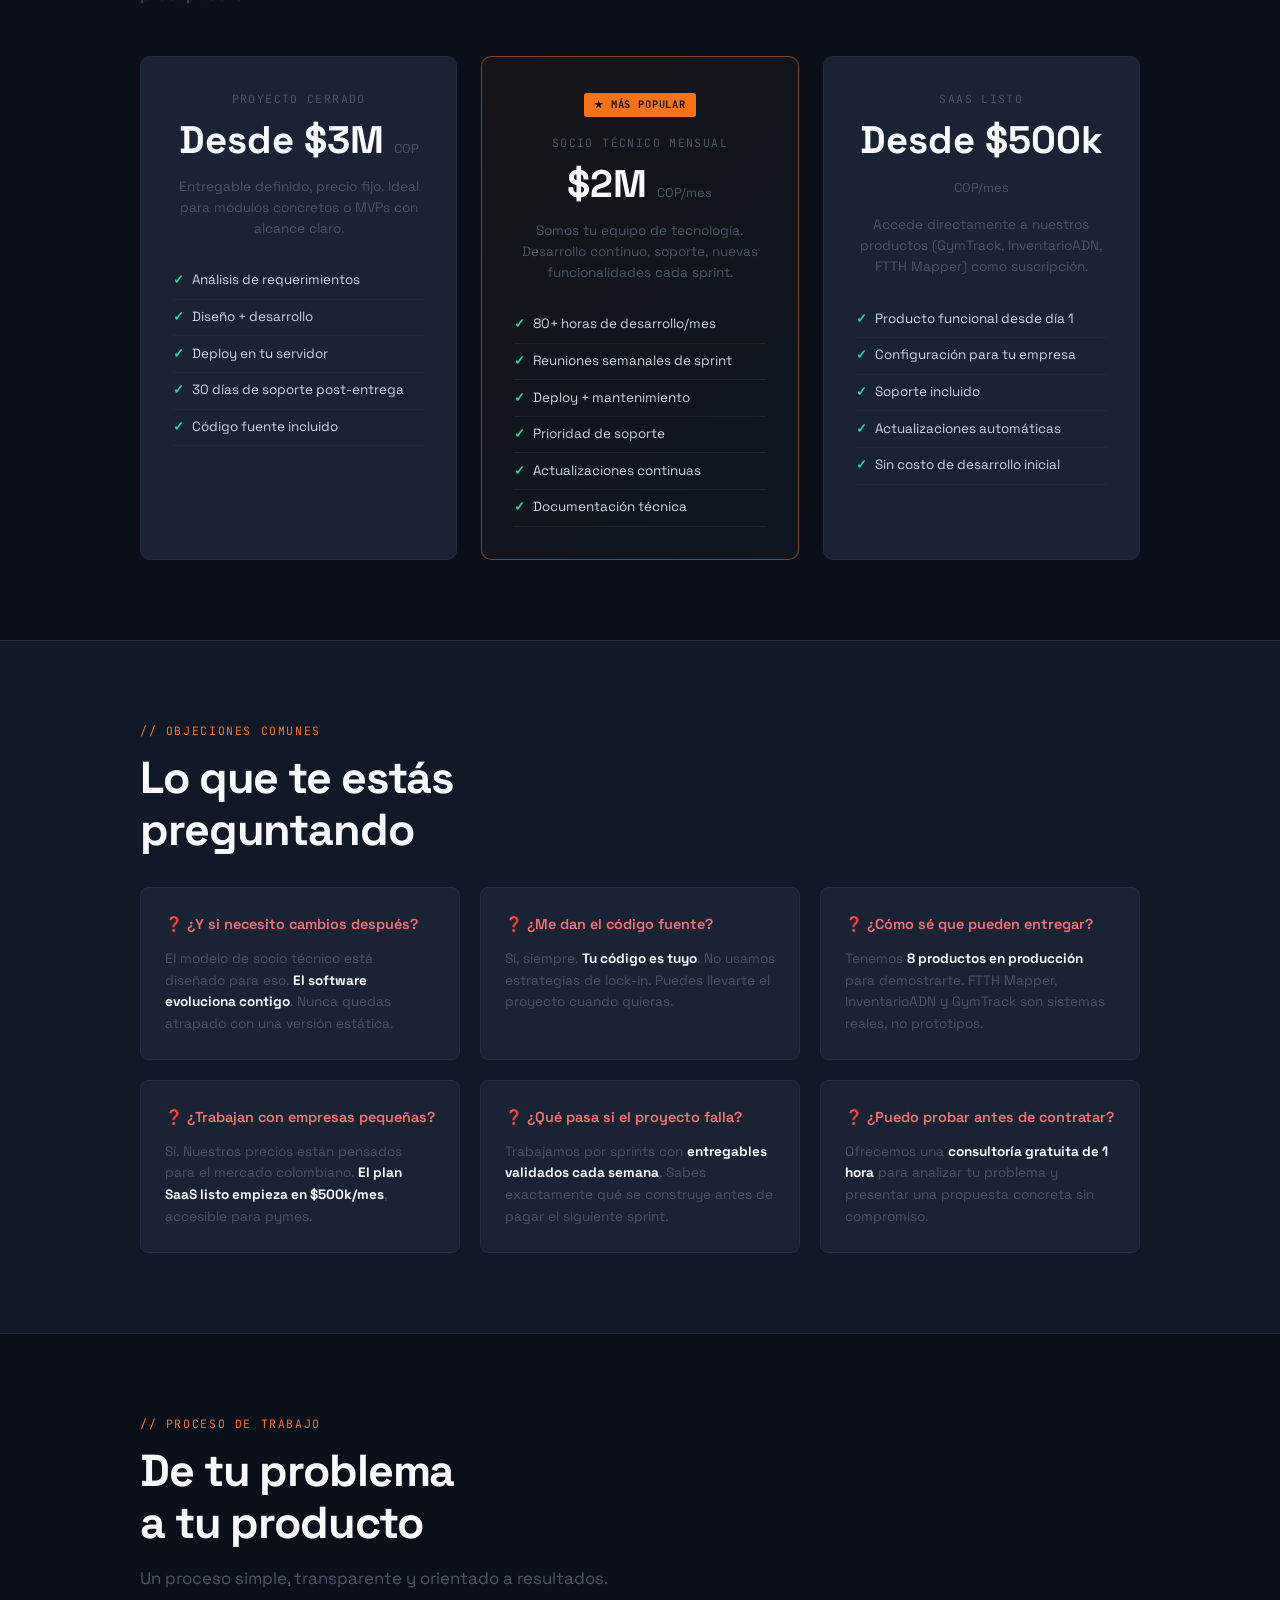
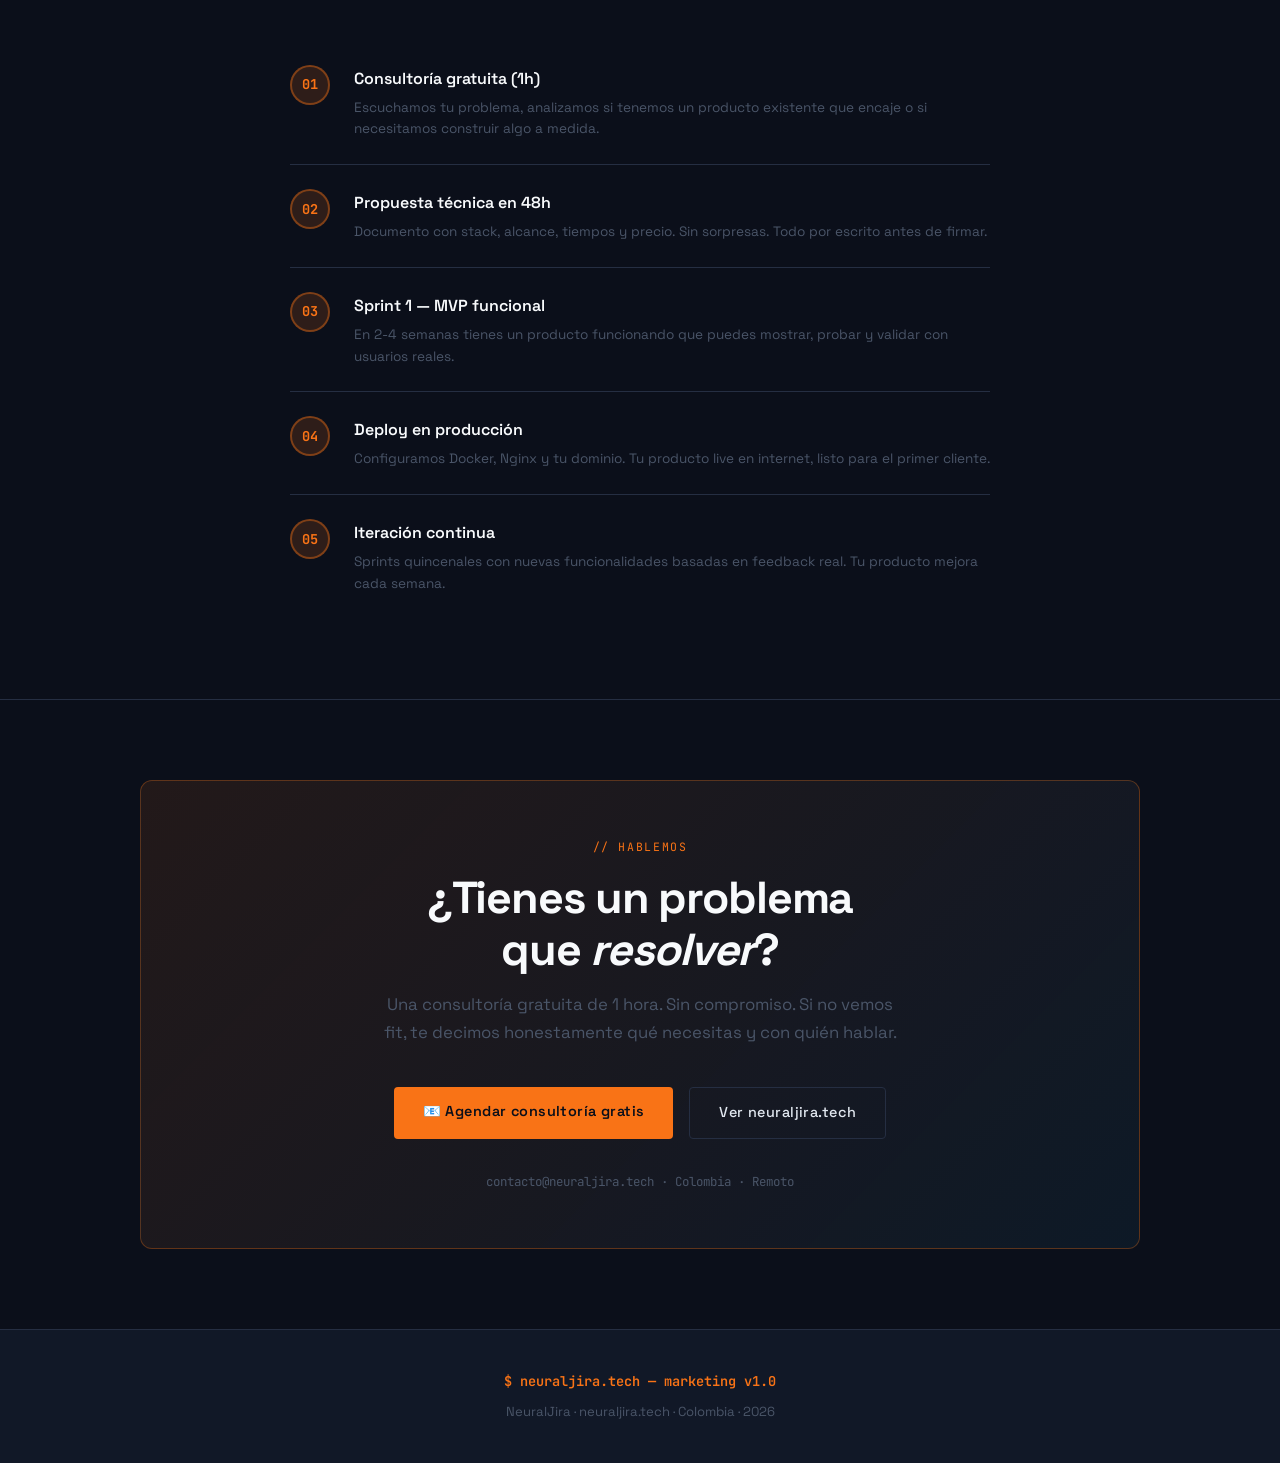
<file: marketing.html>
<!DOCTYPE html>
<html lang="es">
<head>
<meta charset="UTF-8">
<meta name="viewport" content="width=device-width, initial-scale=1.0">
<title>Marketing & Propuesta de Valor — NeuralJira</title>
<meta name="description" content="Descubre cómo NeuralJira resuelve problemas reales con software SaaS, mapas geoespaciales y visualización 3D. Propuesta de valor para empresas colombianas.">
<link rel="preconnect" href="https://fonts.googleapis.com">
<link href="https://fonts.googleapis.com/css2?family=Space+Grotesk:wght@300;400;500;600;700&family=JetBrains+Mono:wght@400;600&display=swap" rel="stylesheet">
<link rel="stylesheet" href="css/style.css">
<style>
/* ── MARKETING EXTRAS ── */
.value-grid {
  display: grid;
  grid-template-columns: repeat(auto-fill, minmax(280px, 1fr));
  gap: 1.5rem;
  margin-top: 2rem;
}
.value-card {
  background: var(--panel);
  border: 1px solid var(--border);
  border-radius: 10px;
  padding: 2rem;
  position: relative;
  overflow: hidden;
  transition: transform .25s, box-shadow .25s, border-color .25s;
}
.value-card:hover {
  transform: translateY(-6px);
  box-shadow: 0 16px 40px rgba(0,0,0,.4);
  border-color: rgba(249,115,22,.35);
}
.value-card::before {
  content: '';
  position: absolute; top: 0; left: 0; right: 0;
  height: 3px;
  background: linear-gradient(90deg, var(--accent), var(--electric));
  opacity: 0;
  transition: opacity .25s;
}
.value-card:hover::before { opacity: 1; }
.value-icon { font-size: 2.2rem; margin-bottom: 1rem; display: block; }
.value-title {
  font-size: 1.05rem; font-weight: 700;
  color: var(--white); margin-bottom: .5rem;
}
.value-desc { font-size: .88rem; color: var(--muted); line-height: 1.65; }

.icp-grid {
  display: grid;
  grid-template-columns: repeat(auto-fill, minmax(240px, 1fr));
  gap: 1.25rem;
  margin-top: 2rem;
}
.icp-card {
  background: var(--ink);
  border: 1px solid var(--border);
  border-radius: 8px;
  padding: 1.5rem;
  display: flex; flex-direction: column; gap: .6rem;
}
.icp-label {
  font-family: var(--font-mono); font-size: .68rem;
  color: var(--accent); letter-spacing: .12em;
  text-transform: uppercase;
}
.icp-name { font-size: 1rem; font-weight: 700; color: var(--white); }
.icp-pain { font-size: .84rem; color: var(--muted); line-height: 1.55; }
.icp-solve {
  font-size: .82rem; color: var(--green);
  font-family: var(--font-mono);
  margin-top: .3rem;
}

.pricing-grid {
  display: grid;
  grid-template-columns: repeat(auto-fill, minmax(260px, 1fr));
  gap: 1.5rem;
  margin-top: 2rem;
}
.pricing-card {
  background: var(--panel);
  border: 1px solid var(--border);
  border-radius: 10px;
  padding: 2rem;
  text-align: center;
  transition: transform .25s, border-color .25s;
}
.pricing-card.featured {
  border-color: rgba(249,115,22,.5);
  background: linear-gradient(135deg, rgba(249,115,22,.05), rgba(56,189,248,.04));
}
.pricing-card:hover { transform: translateY(-4px); }
.plan-name {
  font-family: var(--font-mono); font-size: .72rem;
  color: var(--muted); letter-spacing: .12em;
  text-transform: uppercase; margin-bottom: .8rem;
}
.plan-price {
  font-size: 2.4rem; font-weight: 700;
  color: var(--white); line-height: 1;
}
.plan-price span { font-size: .8rem; color: var(--muted); font-weight: 400; }
.plan-desc { font-size: .85rem; color: var(--muted); margin: 1rem 0 1.5rem; line-height: 1.55; }
.plan-features { list-style: none; text-align: left; }
.plan-features li {
  font-size: .84rem; color: var(--text);
  padding: .4rem 0;
  border-bottom: 1px solid rgba(37,46,66,.6);
  display: flex; align-items: center; gap: .5rem;
}
.plan-features li::before { content: '✓'; color: var(--green); font-weight: 700; }

.objection-grid {
  display: grid;
  grid-template-columns: repeat(auto-fill, minmax(280px, 1fr));
  gap: 1.25rem;
  margin-top: 2rem;
}
.objection-card {
  background: var(--panel);
  border: 1px solid var(--border);
  border-radius: 8px;
  padding: 1.5rem;
}
.objection-q {
  font-size: .9rem; font-weight: 600;
  color: var(--red); margin-bottom: .7rem;
}
.objection-a { font-size: .85rem; color: var(--muted); line-height: 1.6; }
.objection-a strong { color: var(--white); }

.cta-box {
  background: linear-gradient(135deg, rgba(249,115,22,.1), rgba(56,189,248,.06));
  border: 1px solid rgba(249,115,22,.3);
  border-radius: 12px;
  padding: 3.5rem 2rem;
  text-align: center;
}
.cta-box h2 { margin-bottom: 1rem; }
.cta-box p { font-size: 1.05rem; color: var(--muted); max-width: 520px; margin: 0 auto 2.5rem; line-height: 1.65; }
.cta-box .hero-ctas { justify-content: center; }

.badge-featured {
  background: var(--accent);
  color: var(--ink);
  font-family: var(--font-mono);
  font-size: .65rem;
  font-weight: 700;
  letter-spacing: .08em;
  padding: .2rem .6rem;
  border-radius: 3px;
  display: inline-block;
  margin-bottom: 1rem;
}

.impact-row {
  display: flex; flex-wrap: wrap; gap: 2rem;
  align-items: center; justify-content: center;
  margin-top: 3rem;
}
.impact-item { text-align: center; }
.impact-num {
  font-size: 3rem; font-weight: 700;
  color: var(--accent); line-height: 1;
}
.impact-lbl {
  font-family: var(--font-mono); font-size: .72rem;
  color: var(--muted); letter-spacing: .08em;
  text-transform: uppercase; margin-top: .3rem;
}

.process-list {
  display: flex; flex-direction: column; gap: 0;
  max-width: 700px; margin: 2rem auto 0;
}
.process-step {
  display: flex; gap: 1.5rem; align-items: flex-start;
  padding: 1.5rem 0;
  border-bottom: 1px solid var(--border);
  position: relative;
}
.process-step:last-child { border-bottom: none; }
.step-num {
  flex-shrink: 0;
  width: 40px; height: 40px;
  border-radius: 50%;
  background: rgba(249,115,22,.15);
  border: 2px solid rgba(249,115,22,.4);
  display: flex; align-items: center; justify-content: center;
  font-family: var(--font-mono); font-size: .85rem;
  font-weight: 700; color: var(--accent);
}
.step-content {}
.step-title { font-size: 1rem; font-weight: 600; color: var(--white); margin-bottom: .3rem; }
.step-desc { font-size: .85rem; color: var(--muted); line-height: 1.6; }
</style>
</head>
<body>

<nav>
  <a class="nav-logo" href="#">$ neuraljira.tech</a>
  <button class="nav-toggle" id="nav-toggle" aria-label="Abrir menu">
    <span></span><span></span><span></span>
  </button>
  <ul class="nav-links" id="nav-links" role="list">
    <li><a href="index.html">Portfolio</a></li>
    <li><a href="#propuesta">Propuesta</a></li>
    <li><a href="#clientes">Clientes</a></li>
    <li><a href="#precios">Precios</a></li>
    <li><a href="#proceso">Proceso</a></li>
    <li><a href="#contacto">Contactar</a></li>
  </ul>
</nav>

<!-- HERO -->
<section class="hero">
  <div class="hero-inner">
    <div class="hero-eyebrow"><span></span> NeuralJira · Marketing & Ventas</div>
    <h1>Software real.<br><em>Resultados reales.</em><br>Para tu negocio.</h1>
    <p class="hero-sub">No vendemos horas de desarrollo. Entregamos productos SaaS funcionales que resuelven el problema específico de tu empresa, desde el primer día.</p>

    <div class="impact-row">
      <div class="impact-item">
        <div class="impact-num">8</div>
        <div class="impact-lbl">Productos activos</div>
      </div>
      <div class="impact-item">
        <div class="impact-num">4</div>
        <div class="impact-lbl">Industrias</div>
      </div>
      <div class="impact-item">
        <div class="impact-num">100%</div>
        <div class="impact-lbl">Open source stack</div>
      </div>
      <div class="impact-item">
        <div class="impact-num">$0</div>
        <div class="impact-lbl">Licencias externas</div>
      </div>
    </div>

    <div class="hero-ctas" style="margin-top:3rem;">
      <a href="#contacto" class="btn-primary">Hablar con nosotros</a>
      <a href="#propuesta" class="btn-ghost">Ver propuesta de valor</a>
    </div>
  </div>
</section>

<hr class="divider">

<!-- PROPUESTA DE VALOR -->
<section id="propuesta">
  <div class="container">
    <div class="section-label">// propuesta de valor</div>
    <h2>¿Por qué<br>NeuralJira?</h2>
    <p class="section-lead">Construimos productos completos —no prototipos— usando el mismo stack que usan empresas globales, a precios accesibles para el mercado colombiano.</p>

    <div class="value-grid">
      <div class="value-card">
        <span class="value-icon">⚡</span>
        <div class="value-title">Entrega rápida, sin deuda técnica</div>
        <div class="value-desc">FastAPI + Astro + Docker nos permite entregar MVPs funcionales en semanas, no meses. Arquitectura limpia desde el día uno.</div>
      </div>
      <div class="value-card">
        <span class="value-icon">📡</span>
        <div class="value-title">Especialistas en nicho técnico</div>
        <div class="value-desc">Mapas geoespaciales (PostGIS, MapLibre), visualización 3D (Three.js), sistemas de licenciamiento, SaaS multi-tenant. Cosas que pocas agencias en Colombia hacen.</div>
      </div>
      <div class="value-card">
        <span class="value-icon">🔒</span>
        <div class="value-title">Tu data, tu servidor</div>
        <div class="value-desc">Desplegamos en tu infraestructura con Docker. Sin dependencia de plataformas de terceros. Tus datos siempre bajo tu control.</div>
      </div>
      <div class="value-card">
        <span class="value-icon">💡</span>
        <div class="value-title">De prototipo a SaaS real</div>
        <div class="value-desc">Tenemos 8 productos construidos que demuestran que podemos llevar tu idea desde cero hasta un producto con facturación recurrente.</div>
      </div>
      <div class="value-card">
        <span class="value-icon">🌎</span>
        <div class="value-title">Precio colombiano, calidad global</div>
        <div class="value-desc">Mismo stack que startups de Silicon Valley. Precios pensados para el mercado colombiano y latinoamericano. La mejor relación costo-valor del mercado.</div>
      </div>
      <div class="value-card">
        <span class="value-icon">🤝</span>
        <div class="value-title">Soporte continuo incluido</div>
        <div class="value-desc">No desaparecemos al entregar. Soporte, actualizaciones y mejoras continuas como parte del servicio. Somos tu equipo de tecnología.</div>
      </div>
    </div>
  </div>
</section>

<hr class="divider">

<!-- CLIENTES IDEALES -->
<section id="clientes" style="background:var(--deep);">
  <div class="container">
    <div class="section-label">// clientes ideales · ICP</div>
    <h2>¿Tu empresa<br>encaja aquí?</h2>
    <p class="section-lead">Trabajamos mejor con empresas que tienen un problema concreto que resolver con tecnología y quieren un socio técnico a largo plazo.</p>

    <div class="icp-grid">
      <div class="icp-card">
        <div class="icp-label">Sector Telecom</div>
        <div class="icp-name">🗺️ ISPs y proveedores FTTH</div>
        <div class="icp-pain">Gestión de planta externa en Excel, sin trazabilidad de cables ni ubicaciones GPS.</div>
        <div class="icp-solve">→ FTTH Mapper: mapa interactivo, GPS, empalmes</div>
      </div>
      <div class="icp-card">
        <div class="icp-label">Logística & Distribución</div>
        <div class="icp-name">📦 Bodegas y distribuidoras</div>
        <div class="icp-pain">Inventarios en hojas de cálculo, sin visibilidad espacial ni control de movimientos.</div>
        <div class="icp-solve">→ InventarioADN: bodega 3D + multi-tenant</div>
      </div>
      <div class="icp-card">
        <div class="icp-label">Fitness & Bienestar</div>
        <div class="icp-name">🏋️ Cadenas de gimnasios</div>
        <div class="icp-pain">Control de miembros manual, sin sistema de licencias ni métricas consolidadas.</div>
        <div class="icp-solve">→ GymTrack: membresías + licenciamiento Ed25519</div>
      </div>
      <div class="icp-card">
        <div class="icp-label">Catastro & Gobierno</div>
        <div class="icp-name">🏢 Empresas de construcción</div>
        <div class="icp-pain">Sin herramientas para visualizar, exportar o gestionar edificios y terrenos en 3D.</div>
        <div class="icp-solve">→ Constructor 3D + Map Engine: PostGIS + OBJ</div>
      </div>
      <div class="icp-card">
        <div class="icp-label">Salud & Educación</div>
        <div class="icp-name">🎓 Academias y coaches</div>
        <div class="icp-pain">Planes personalizados gestionados manualmente sin seguimiento de progreso digital.</div>
        <div class="icp-solve">→ FabbyTRACK + Academia Web: SaaS listo</div>
      </div>
      <div class="icp-card">
        <div class="icp-label">Cualquier sector</div>
        <div class="icp-name">⚡ Startups y negocios digitales</div>
        <div class="icp-pain">Tienes una idea de producto SaaS pero no tienes equipo técnico para construirla.</div>
        <div class="icp-solve">→ NeuralJira: del MVP al primer cliente</div>
      </div>
    </div>
  </div>
</section>

<hr class="divider">

<!-- PRECIOS -->
<section id="precios">
  <div class="container">
    <div class="section-label">// precios · transparentes</div>
    <h2>Modelos de<br>trabajo</h2>
    <p class="section-lead">Sin sorpresas. Elige el modelo que mejor encaja con tu etapa y presupuesto.</p>

    <div class="pricing-grid">
      <div class="pricing-card">
        <div class="plan-name">Proyecto cerrado</div>
        <div class="plan-price">Desde $3M <span>COP</span></div>
        <div class="plan-desc">Entregable definido, precio fijo. Ideal para módulos concretos o MVPs con alcance claro.</div>
        <ul class="plan-features">
          <li>Análisis de requerimientos</li>
          <li>Diseño + desarrollo</li>
          <li>Deploy en tu servidor</li>
          <li>30 días de soporte post-entrega</li>
          <li>Código fuente incluido</li>
        </ul>
      </div>

      <div class="pricing-card featured">
        <div class="badge-featured">★ MÁS POPULAR</div>
        <div class="plan-name">Socio técnico mensual</div>
        <div class="plan-price">$2M <span>COP/mes</span></div>
        <div class="plan-desc">Somos tu equipo de tecnología. Desarrollo continuo, soporte, nuevas funcionalidades cada sprint.</div>
        <ul class="plan-features">
          <li>80+ horas de desarrollo/mes</li>
          <li>Reuniones semanales de sprint</li>
          <li>Deploy + mantenimiento</li>
          <li>Prioridad de soporte</li>
          <li>Actualizaciones continuas</li>
          <li>Documentación técnica</li>
        </ul>
      </div>

      <div class="pricing-card">
        <div class="plan-name">SaaS listo</div>
        <div class="plan-price">Desde $500k <span>COP/mes</span></div>
        <div class="plan-desc">Accede directamente a nuestros productos (GymTrack, InventarioADN, FTTH Mapper) como suscripción.</div>
        <ul class="plan-features">
          <li>Producto funcional desde día 1</li>
          <li>Configuración para tu empresa</li>
          <li>Soporte incluido</li>
          <li>Actualizaciones automáticas</li>
          <li>Sin costo de desarrollo inicial</li>
        </ul>
      </div>
    </div>
  </div>
</section>

<hr class="divider">

<!-- OBJECIONES -->
<section style="background:var(--deep);">
  <div class="container">
    <div class="section-label">// objeciones comunes</div>
    <h2>Lo que te estás<br>preguntando</h2>

    <div class="objection-grid">
      <div class="objection-card">
        <div class="objection-q">❓ ¿Y si necesito cambios después?</div>
        <div class="objection-a">El modelo de socio técnico está diseñado para eso. <strong>El software evoluciona contigo</strong>. Nunca quedas atrapado con una versión estática.</div>
      </div>
      <div class="objection-card">
        <div class="objection-q">❓ ¿Me dan el código fuente?</div>
        <div class="objection-a">Sí, siempre. <strong>Tu código es tuyo</strong>. No usamos estrategias de lock-in. Puedes llevarte el proyecto cuando quieras.</div>
      </div>
      <div class="objection-card">
        <div class="objection-q">❓ ¿Cómo sé que pueden entregar?</div>
        <div class="objection-a">Tenemos <strong>8 productos en producción</strong> para demostrarte. FTTH Mapper, InventarioADN y GymTrack son sistemas reales, no prototipos.</div>
      </div>
      <div class="objection-card">
        <div class="objection-q">❓ ¿Trabajan con empresas pequeñas?</div>
        <div class="objection-a">Sí. Nuestros precios están pensados para el mercado colombiano. <strong>El plan SaaS listo empieza en $500k/mes</strong>, accesible para pymes.</div>
      </div>
      <div class="objection-card">
        <div class="objection-q">❓ ¿Qué pasa si el proyecto falla?</div>
        <div class="objection-a">Trabajamos por sprints con <strong>entregables validados cada semana</strong>. Sabes exactamente qué se construye antes de pagar el siguiente sprint.</div>
      </div>
      <div class="objection-card">
        <div class="objection-q">❓ ¿Puedo probar antes de contratar?</div>
        <div class="objection-a">Ofrecemos una <strong>consultoría gratuita de 1 hora</strong> para analizar tu problema y presentar una propuesta concreta sin compromiso.</div>
      </div>
    </div>
  </div>
</section>

<hr class="divider">

<!-- PROCESO -->
<section id="proceso">
  <div class="container">
    <div class="section-label">// proceso de trabajo</div>
    <h2>De tu problema<br>a tu producto</h2>
    <p class="section-lead">Un proceso simple, transparente y orientado a resultados.</p>

    <div class="process-list">
      <div class="process-step">
        <div class="step-num">01</div>
        <div class="step-content">
          <div class="step-title">Consultoría gratuita (1h)</div>
          <div class="step-desc">Escuchamos tu problema, analizamos si tenemos un producto existente que encaje o si necesitamos construir algo a medida.</div>
        </div>
      </div>
      <div class="process-step">
        <div class="step-num">02</div>
        <div class="step-content">
          <div class="step-title">Propuesta técnica en 48h</div>
          <div class="step-desc">Documento con stack, alcance, tiempos y precio. Sin sorpresas. Todo por escrito antes de firmar.</div>
        </div>
      </div>
      <div class="process-step">
        <div class="step-num">03</div>
        <div class="step-content">
          <div class="step-title">Sprint 1 — MVP funcional</div>
          <div class="step-desc">En 2-4 semanas tienes un producto funcionando que puedes mostrar, probar y validar con usuarios reales.</div>
        </div>
      </div>
      <div class="process-step">
        <div class="step-num">04</div>
        <div class="step-content">
          <div class="step-title">Deploy en producción</div>
          <div class="step-desc">Configuramos Docker, Nginx y tu dominio. Tu producto live en internet, listo para el primer cliente.</div>
        </div>
      </div>
      <div class="process-step">
        <div class="step-num">05</div>
        <div class="step-content">
          <div class="step-title">Iteración continua</div>
          <div class="step-desc">Sprints quincenales con nuevas funcionalidades basadas en feedback real. Tu producto mejora cada semana.</div>
        </div>
      </div>
    </div>
  </div>
</section>

<hr class="divider">

<!-- CTA FINAL -->
<section id="contacto">
  <div class="container">
    <div class="cta-box">
      <div class="section-label" style="margin-bottom:1rem;">// hablemos</div>
      <h2>¿Tienes un problema<br>que <em>resolver</em>?</h2>
      <p>Una consultoría gratuita de 1 hora. Sin compromiso. Si no vemos fit, te decimos honestamente qué necesitas y con quién hablar.</p>
      <div class="hero-ctas">
        <a href="mailto:contacto@neuraljira.tech?subject=Quiero una consultoría gratuita" class="btn-primary">📧 Agendar consultoría gratis</a>
        <a href="https://neuraljira.tech" class="btn-ghost" target="_blank">Ver neuraljira.tech</a>
      </div>
      <div style="margin-top:2rem; font-family:var(--font-mono); font-size:.78rem; color:var(--muted);">
        contacto@neuraljira.tech · Colombia · Remoto
      </div>
    </div>
  </div>
</section>

<!-- FOOTER -->
<footer>
  <div class="footer-logo">$ neuraljira.tech — marketing v1.0</div>
  <p>NeuralJira · neuraljira.tech · Colombia · 2026</p>
</footer>

<script>
const navToggle = document.getElementById('nav-toggle');
const navLinks  = document.getElementById('nav-links');
if (navToggle && navLinks) {
  navToggle.addEventListener('click', () => {
    const o = navLinks.classList.toggle('mobile-open');
    navToggle.classList.toggle('open', o);
  });
  navLinks.querySelectorAll('a').forEach(a => {
    a.addEventListener('click', () => {
      navLinks.classList.remove('mobile-open');
      navToggle.classList.remove('open');
    });
  });
}

// Animate numbers
const nums = document.querySelectorAll('.impact-num');
const observer = new IntersectionObserver(entries => {
  entries.forEach(e => {
    if (e.isIntersecting) {
      e.target.style.opacity = '1';
      e.target.style.transform = 'translateY(0)';
    }
  });
}, { threshold: 0.15 });

document.querySelectorAll('.value-card, .icp-card, .pricing-card, .objection-card, .process-step').forEach(el => {
  el.style.opacity = '0';
  el.style.transform = 'translateY(20px)';
  el.style.transition = 'opacity .5s ease, transform .5s ease';
  observer.observe(el);
});
</script>
</body>
</html>
</file>
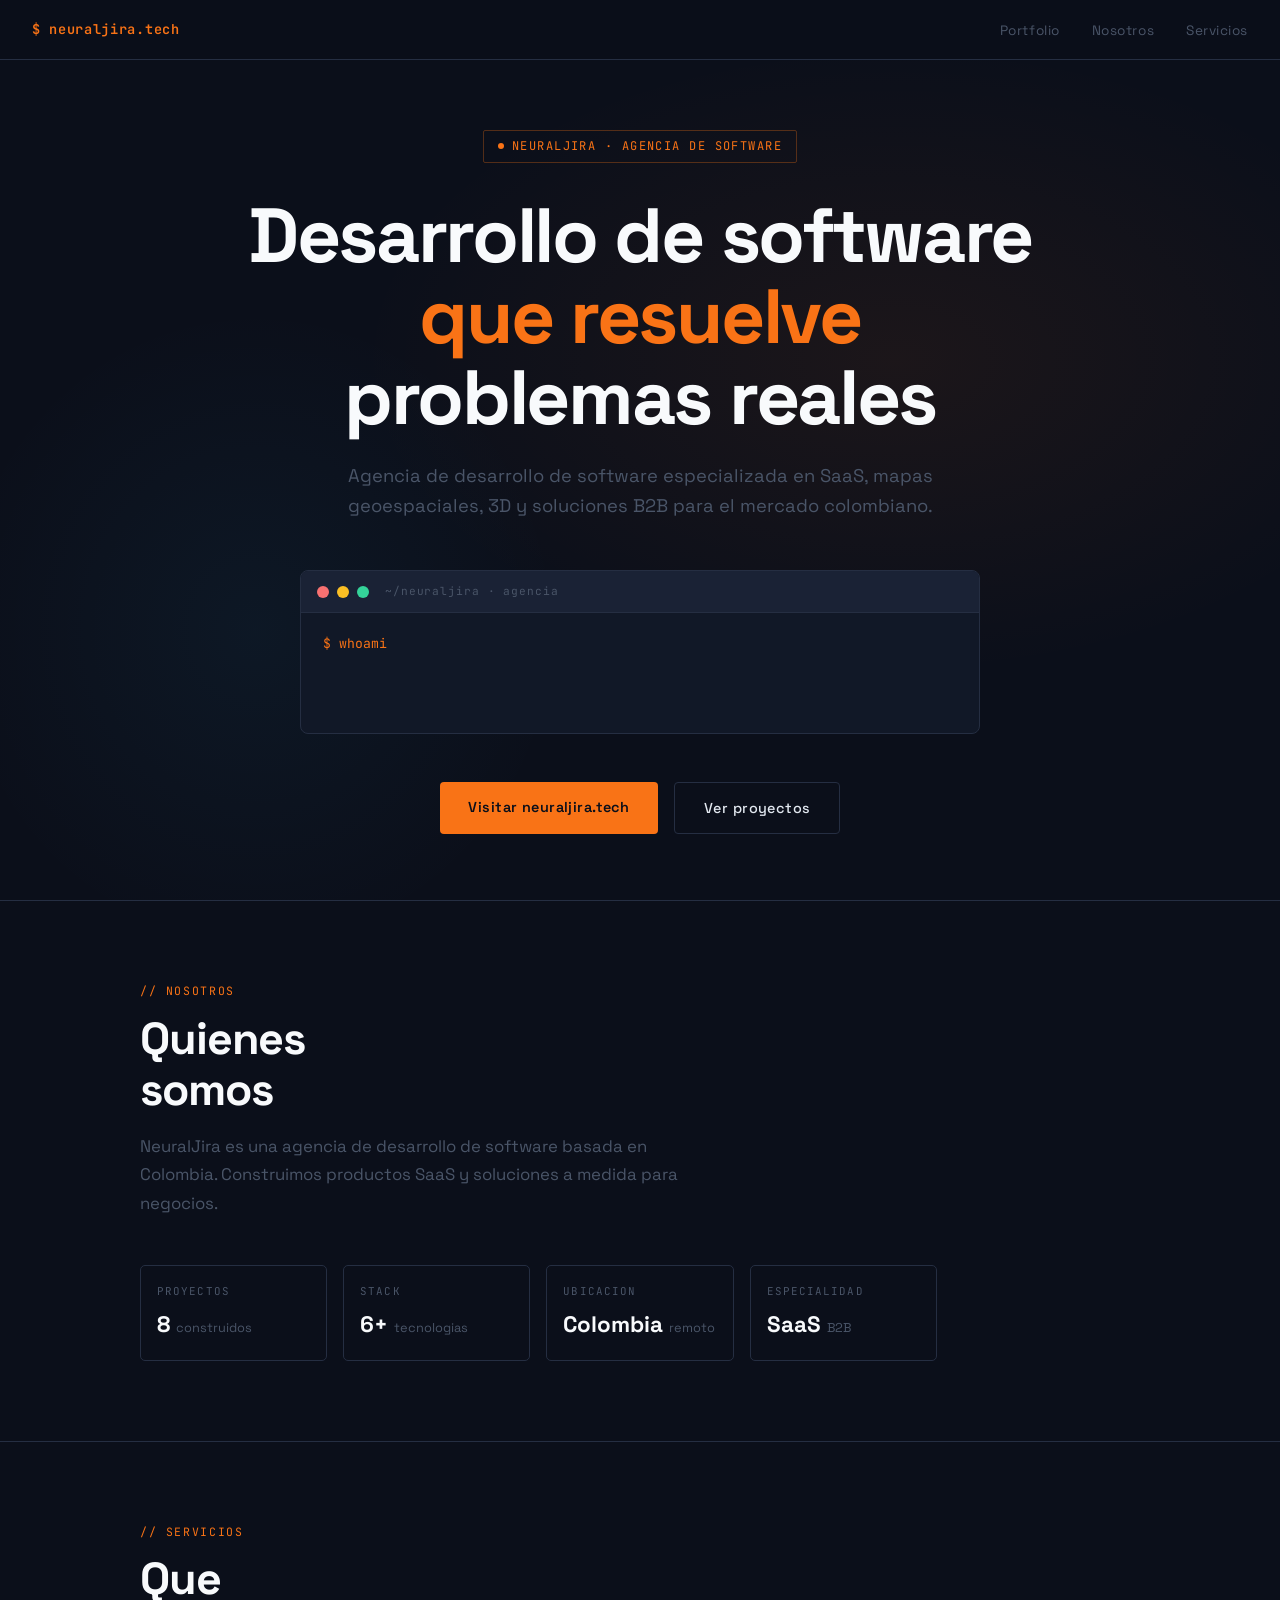
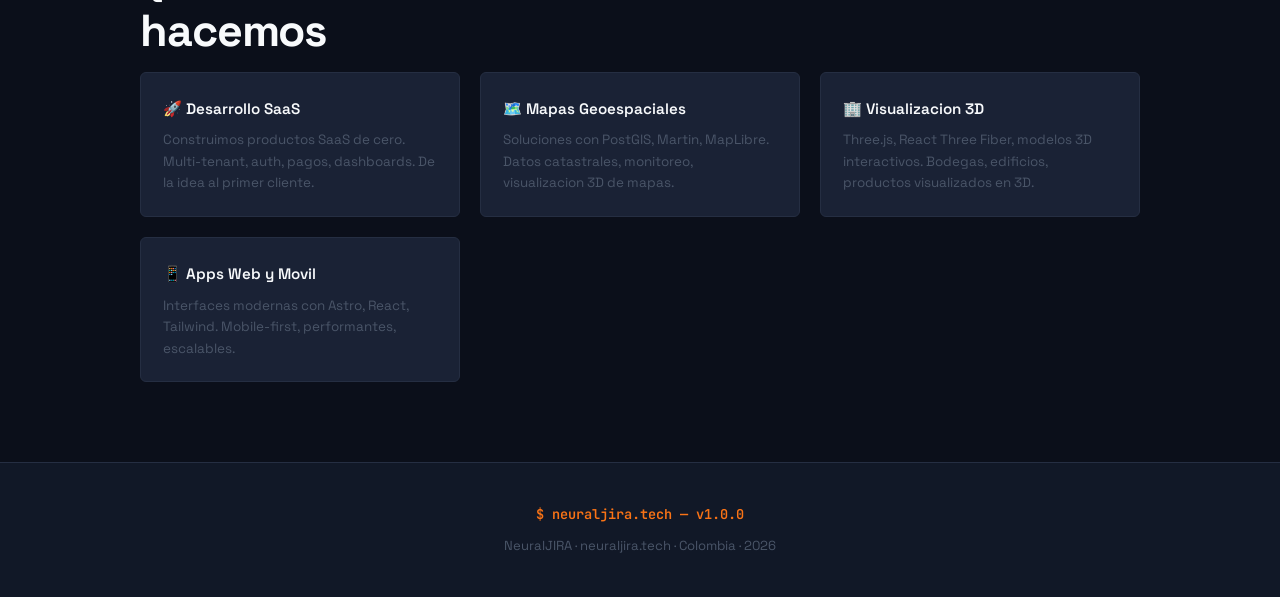
<file: neuraljira.html>
<!DOCTYPE html>
<html lang="es">
<head>
<meta charset="UTF-8">
<meta name="viewport" content="width=device-width, initial-scale=1.0">
<title>NeuralJIRA — NeuralJira Portfolio</title>
<meta name="description" content="Landing page de NeuralJira, agencia de desarrollo de software y productos SaaS.">
<link rel="preconnect" href="https://fonts.googleapis.com">
<link href="https://fonts.googleapis.com/css2?family=Space+Grotesk:wght@300;400;500;600;700&family=JetBrains+Mono:wght@400;600&display=swap" rel="stylesheet">
<link rel="stylesheet" href="css/style.css">
</head>
<body>

<nav>
  <a class="nav-logo" href="#">$ neuraljira.tech</a>
  <button class="nav-toggle" id="nav-toggle" aria-label="Abrir menu">
    <span></span><span></span><span></span>
  </button>
  <ul class="nav-links" id="nav-links" role="list">
    <li><a href="index.html">Portfolio</a></li>
    <li><a href="#about">Nosotros</a></li>
    <li><a href="#services">Servicios</a></li>
  </ul>
</nav>

<section class="hero">
  <div class="hero-inner">
    <div class="hero-eyebrow"><span></span> NeuralJIRA · Agencia de Software</div>
    <h1>Desarrollo de software<br><em>que resuelve</em><br>problemas reales</h1>
    <p class="hero-sub">Agencia de desarrollo de software especializada en SaaS, mapas geoespaciales, 3D y soluciones B2B para el mercado colombiano.</p>

    <div class="terminal">
      <div class="terminal-bar">
        <div class="dot dot-r"></div>
        <div class="dot dot-y"></div>
        <div class="dot dot-g"></div>
        <span class="terminal-title">~/neuraljira · agencia</span>
      </div>
      <div class="terminal-body" id="terminal-output"></div>
    </div>

    <div class="hero-ctas">
      <a href="https://neuraljira.tech" class="btn-primary" target="_blank">Visitar neuraljira.tech</a>
      <a href="index.html" class="btn-ghost">Ver proyectos</a>
    </div>
  </div>
</section>

<hr class="divider">

<section id="about">
  <div class="container">
    <div class="section-label">// nosotros</div>
    <h2>Quienes<br>somos</h2>
    <p class="section-lead">NeuralJira es una agencia de desarrollo de software basada en Colombia. Construimos productos SaaS y soluciones a medida para negocios.</p>

    <div class="metrics-grid">
      <div class="metric">
        <div class="metric-label">Proyectos</div>
        <div class="metric-val">8 <span>construidos</span></div>
      </div>
      <div class="metric">
        <div class="metric-label">Stack</div>
        <div class="metric-val">6+ <span>tecnologias</span></div>
      </div>
      <div class="metric">
        <div class="metric-label">Ubicacion</div>
        <div class="metric-val">Colombia <span>remoto</span></div>
      </div>
      <div class="metric">
        <div class="metric-label">Especialidad</div>
        <div class="metric-val">SaaS <span>B2B</span></div>
      </div>
    </div>
  </div>
</section>

<hr class="divider">

<section id="services">
  <div class="container">
    <div class="section-label">// servicios</div>
    <h2>Que<br>hacemos</h2>

    <div class="feat-grid">
      <div class="feat-card">
        <h4>🚀 Desarrollo SaaS</h4>
        <p>Construimos productos SaaS de cero. Multi-tenant, auth, pagos, dashboards. De la idea al primer cliente.</p>
      </div>
      <div class="feat-card">
        <h4>🗺️ Mapas Geoespaciales</h4>
        <p>Soluciones con PostGIS, Martin, MapLibre. Datos catastrales, monitoreo, visualizacion 3D de mapas.</p>
      </div>
      <div class="feat-card">
        <h4>🏢 Visualizacion 3D</h4>
        <p>Three.js, React Three Fiber, modelos 3D interactivos. Bodegas, edificios, productos visualizados en 3D.</p>
      </div>
      <div class="feat-card">
        <h4>📱 Apps Web y Movil</h4>
        <p>Interfaces modernas con Astro, React, Tailwind. Mobile-first, performantes, escalables.</p>
      </div>
    </div>
  </div>
</section>

<footer>
  <div class="footer-logo">$ neuraljira.tech — v1.0.0</div>
  <p>NeuralJIRA · neuraljira.tech · Colombia · 2026</p>
</footer>

<script>
const lines = [
  { type: 'prompt', text: 'whoami' },
  { type: 'out',    text: 'NeuralJira — agencia de software · Colombia' },
  { type: 'prompt', text: 'ls ./servicios/' },
  { type: 'out',    text: 'saas/  mapas-geoespaciales/  3d/  apps-web/' },
  { type: 'prompt', text: 'cat mission.txt' },
  { type: 'info',   text: 'Construir software que resuelve problemas reales' },
  { type: 'prompt', text: 'echo "De la idea al primer cliente"' },
  { type: 'green',  text: '✓ NeuralJira listo para trabajar contigo' },
];
const output = document.getElementById('terminal-output');
let lineIdx = 0, charIdx = 0, currentEl = null;
function colorClass(t) { return {prompt:'t-prompt',out:'t-out',info:'t-info',green:'t-out'}[t]||'t-cmd'; }
function prefix(t) { return t==='prompt'?'$ ':'  '; }
function typeNext() {
  if(lineIdx>=lines.length){const c=document.createElement('span');c.className='terminal-line t-prompt';c.innerHTML='$ <span class="cursor"></span>';output.appendChild(c);return;}
  const l=lines[lineIdx];
  if(charIdx===0){currentEl=document.createElement('span');currentEl.className='terminal-line '+colorClass(l.type);currentEl.textContent=prefix(l.type);output.appendChild(currentEl);}
  if(charIdx<l.text.length){currentEl.textContent=prefix(l.type)+l.text.slice(0,charIdx+1);charIdx++;setTimeout(typeNext,l.type==='prompt'?42:18);}
  else{lineIdx++;charIdx=0;setTimeout(typeNext,l.type==='prompt'?320:180);}
}
window.addEventListener('load',()=>setTimeout(typeNext,800));
const navToggle=document.getElementById('nav-toggle'),navLinks=document.getElementById('nav-links');
if(navToggle&&navLinks){navToggle.addEventListener('click',()=>{const o=navLinks.classList.toggle('mobile-open');navToggle.classList.toggle('open',o);});navLinks.querySelectorAll('a').forEach(a=>{a.addEventListener('click',()=>{navLinks.classList.remove('mobile-open');navToggle.classList.remove('open');});});}
</script>
</body>
</html>
</file>
<file: css/style.css>
/* ═══════════════════════════════════════════════
   NeuralJira Portfolio — Design System
   ═══════════════════════════════════════════════ */

:root {
  --ink:       #0B0F1A;
  --deep:      #111827;
  --panel:     #1A2235;
  --border:    #252E42;
  --muted:     #4A5568;
  --text:      #CBD5E1;
  --light:     #E2E8F0;
  --white:     #F8FAFC;
  --accent:    #F97316;
  --accent2:   #FB923C;
  --electric:  #38BDF8;
  --green:     #34D399;
  --red:       #F87171;
  --purple:    #A78BFA;

  --font-display: 'Space Grotesk', sans-serif;
  --font-mono:    'JetBrains Mono', monospace;
}

*, *::before, *::after { box-sizing: border-box; margin: 0; padding: 0; }
html { scroll-behavior: smooth; }

body {
  background: var(--ink);
  color: var(--text);
  font-family: var(--font-display);
  font-size: 16px;
  line-height: 1.7;
  overflow-x: hidden;
}

/* ── NAV ── */
nav {
  position: fixed; top: 0; left: 0; right: 0; z-index: 100;
  display: flex; align-items: center; justify-content: space-between;
  padding: 1rem 2rem;
  background: rgba(11,15,26,0.85);
  backdrop-filter: blur(12px);
  border-bottom: 1px solid var(--border);
}
.nav-logo {
  font-family: var(--font-mono);
  font-size: .85rem; font-weight: 600;
  color: var(--accent);
  letter-spacing: .05em;
  text-decoration: none;
}
.nav-links { display: flex; gap: 2rem; list-style: none; }
.nav-links a {
  font-size: .85rem; color: var(--muted);
  text-decoration: none; letter-spacing: .04em;
  transition: color .2s;
}
.nav-links a:hover { color: var(--white); }

.nav-toggle {
  display: none;
  flex-direction: column; gap: 5px;
  background: none; border: none; cursor: pointer;
  padding: .4rem; z-index: 110;
}
.nav-toggle span {
  display: block; width: 22px; height: 2px;
  background: var(--text);
  border-radius: 2px;
  transition: transform .25s, opacity .25s;
}
.nav-toggle.open span:nth-child(1) { transform: translateY(7px) rotate(45deg); }
.nav-toggle.open span:nth-child(2) { opacity: 0; }
.nav-toggle.open span:nth-child(3) { transform: translateY(-7px) rotate(-45deg); }

@media (max-width: 640px) {
  .nav-toggle { display: flex; }
  .nav-links {
    display: none;
    position: fixed; top: 0; left: 0; right: 0;
    flex-direction: column; gap: 0;
    background: var(--deep);
    border-bottom: 1px solid var(--border);
    padding: 5rem 2rem 2rem;
    z-index: 105;
  }
  .nav-links.mobile-open { display: flex; }
  .nav-links li { border-bottom: 1px solid var(--border); }
  .nav-links a {
    display: block; padding: 1rem 0;
    font-size: 1rem; color: var(--light);
  }
}

/* ── HERO ── */
.hero {
  min-height: 100vh;
  display: grid; place-items: center;
  padding: 8rem 2rem 4rem;
  position: relative;
  overflow: hidden;
}
.hero::before {
  content: '';
  position: absolute; inset: 0;
  background:
    radial-gradient(ellipse 60% 50% at 70% 40%, rgba(249,115,22,.07) 0%, transparent 70%),
    radial-gradient(ellipse 40% 60% at 20% 70%, rgba(56,189,248,.05) 0%, transparent 60%);
  pointer-events: none;
}
.hero-inner { max-width: 900px; text-align: center; position: relative; }

.hero-eyebrow {
  display: inline-flex; align-items: center; gap: .5rem;
  font-family: var(--font-mono); font-size: .75rem;
  color: var(--accent); letter-spacing: .12em; text-transform: uppercase;
  border: 1px solid rgba(249,115,22,.3);
  padding: .35rem .85rem; border-radius: 2px;
  margin-bottom: 2rem;
}
.hero-eyebrow span {
  width: 6px; height: 6px; border-radius: 50%;
  background: var(--accent); animation: pulse 2s infinite;
}
@keyframes pulse { 0%,100%{opacity:1;transform:scale(1)} 50%{opacity:.4;transform:scale(.7)} }

h1 {
  font-size: clamp(2.4rem, 6vw, 5rem);
  font-weight: 700; line-height: 1.05;
  color: var(--white);
  letter-spacing: -.03em;
  margin-bottom: 1.5rem;
}
h1 em { font-style: normal; color: var(--accent); }

.hero-sub {
  font-size: 1.15rem; color: var(--muted);
  max-width: 600px; margin: 0 auto 3rem;
  line-height: 1.65;
}

/* ── TERMINAL ── */
.terminal {
  background: var(--deep);
  border: 1px solid var(--border);
  border-radius: 8px;
  width: 100%; max-width: 680px;
  margin: 0 auto 3rem;
  text-align: left;
  overflow: hidden;
}
.terminal-bar {
  display: flex; align-items: center; gap: .5rem;
  padding: .7rem 1rem;
  background: var(--panel);
  border-bottom: 1px solid var(--border);
}
.dot { width: 12px; height: 12px; border-radius: 50%; }
.dot-r { background: #F87171; }
.dot-y { background: #FBBF24; }
.dot-g { background: #34D399; }
.terminal-title {
  font-family: var(--font-mono); font-size: .7rem;
  color: var(--muted); margin-left: .5rem; letter-spacing: .08em;
}
.terminal-body { padding: 1.2rem 1.4rem; min-height: 120px; }
.terminal-line {
  font-family: var(--font-mono); font-size: .82rem;
  line-height: 1.9; display: block;
}
.t-prompt { color: var(--accent); }
.t-cmd    { color: var(--white); }
.t-out    { color: var(--green); }
.t-err    { color: var(--red); }
.t-info   { color: var(--electric); }
.cursor {
  display: inline-block; width: 8px; height: 1.1em;
  background: var(--accent); vertical-align: text-bottom;
  animation: blink .8s step-end infinite;
}
@keyframes blink { 0%,100%{opacity:1} 50%{opacity:0} }

.hero-ctas { display: flex; gap: 1rem; justify-content: center; flex-wrap: wrap; }

.btn-primary {
  background: var(--accent); color: var(--ink);
  font-family: var(--font-display); font-weight: 600;
  font-size: .9rem; letter-spacing: .03em;
  padding: .8rem 1.8rem; border: none;
  border-radius: 4px; cursor: pointer;
  text-decoration: none; transition: background .2s, transform .15s;
}
.btn-primary:hover { background: var(--accent2); transform: translateY(-1px); }

.btn-ghost {
  background: transparent; color: var(--light);
  font-family: var(--font-display); font-weight: 500;
  font-size: .9rem; letter-spacing: .03em;
  padding: .8rem 1.8rem;
  border: 1px solid var(--border); border-radius: 4px;
  cursor: pointer; text-decoration: none;
  transition: border-color .2s, color .2s;
}
.btn-ghost:hover { border-color: var(--accent); color: var(--accent); }

/* ── SECTIONS ── */
section { padding: 5rem 2rem; }
.container { max-width: 1000px; margin: 0 auto; }
.section-label {
  font-family: var(--font-mono); font-size: .72rem;
  color: var(--accent); letter-spacing: .14em; text-transform: uppercase;
  margin-bottom: .75rem;
}
h2 {
  font-size: clamp(1.8rem, 4vw, 2.8rem);
  font-weight: 700; color: var(--white);
  letter-spacing: -.025em; line-height: 1.15;
  margin-bottom: 1rem;
}
.section-lead {
  font-size: 1.05rem; color: var(--muted);
  max-width: 560px; margin-bottom: 3rem;
}
hr.divider {
  border: none; border-top: 1px solid var(--border);
  margin: 0;
}

/* ── PROJECT GRID ── */
#proyectos { background: var(--deep); }

.proj-grid {
  display: grid;
  grid-template-columns: repeat(auto-fill, minmax(300px, 1fr));
  gap: 1.5rem;
}

.proj-card {
  background: var(--panel);
  border: 1px solid var(--border);
  border-radius: 8px;
  padding: 1.8rem;
  text-decoration: none;
  transition: border-color .25s, transform .25s, box-shadow .25s;
  position: relative;
  overflow: hidden;
}
.proj-card::after {
  content: '';
  position: absolute; left: 0; top: 0; bottom: 0;
  width: 3px; background: var(--accent);
  transform: scaleY(0); transform-origin: top;
  transition: transform .25s;
}
.proj-card:hover {
  border-color: rgba(249,115,22,.4);
  transform: translateY(-4px);
  box-shadow: 0 8px 30px rgba(0,0,0,.3);
}
.proj-card:hover::after { transform: scaleY(1); }

.proj-icon {
  font-size: 2rem; margin-bottom: 1rem;
  display: block;
}
.proj-name {
  font-size: 1.15rem; font-weight: 600;
  color: var(--white); margin-bottom: .4rem;
  line-height: 1.3;
}
.proj-desc {
  font-size: .88rem; color: var(--muted); line-height: 1.6;
  margin-bottom: 1.2rem;
}
.proj-tags { display: flex; flex-wrap: wrap; gap: .4rem; }
.tag {
  font-family: var(--font-mono); font-size: .67rem;
  padding: .2rem .55rem;
  border-radius: 2px;
  background: rgba(249,115,22,.1);
  color: var(--accent2);
  letter-spacing: .05em;
}
.tag.blue {
  background: rgba(56,189,248,.1);
  color: var(--electric);
}
.tag.green {
  background: rgba(52,211,153,.1);
  color: var(--green);
}
.tag.purple {
  background: rgba(167,139,250,.1);
  color: var(--purple);
}

/* ── FEATURE GRID ── */
.feat-grid {
  display: grid;
  grid-template-columns: repeat(auto-fill, minmax(260px, 1fr));
  gap: 1.25rem;
}
.feat-card {
  background: var(--panel);
  border: 1px solid var(--border);
  border-radius: 6px;
  padding: 1.4rem;
}
.feat-card h4 {
  font-size: .95rem; color: var(--white);
  font-weight: 600; margin-bottom: .5rem;
}
.feat-card p {
  font-size: .84rem; color: var(--muted); line-height: 1.6;
}

/* ── STACK TABLE ── */
.stack-table {
  width: 100%; border-collapse: collapse;
  font-size: .88rem;
}
.stack-table th {
  text-align: left;
  font-family: var(--font-mono); font-size: .7rem;
  letter-spacing: .1em; text-transform: uppercase;
  color: var(--muted); padding: .7rem 1rem;
  border-bottom: 1px solid var(--border);
}
.stack-table td {
  padding: .8rem 1rem;
  border-bottom: 1px solid rgba(37,46,66,.6);
  vertical-align: top;
}
.stack-table tr:hover td { background: rgba(26,34,53,.5); }
.stack-name { color: var(--white); font-weight: 600; }
.stack-desc { color: var(--muted); font-size: .82rem; }
.stack-badge {
  font-family: var(--font-mono); font-size: .75rem;
  padding: .15rem .5rem; border-radius: 3px;
  display: inline-block;
}
.stack-badge.free { background: rgba(52,211,153,.1); color: var(--green); }
.stack-badge.paid { background: rgba(249,115,22,.1); color: var(--accent2); }

/* ── METRICS ── */
.metrics-grid {
  display: grid;
  grid-template-columns: repeat(auto-fill, minmax(180px, 1fr));
  gap: 1rem; margin-top: 1.5rem;
}
.metric {
  background: var(--ink);
  border: 1px solid var(--border);
  border-radius: 5px; padding: 1rem;
}
.metric-label {
  font-family: var(--font-mono); font-size: .68rem;
  color: var(--muted); letter-spacing: .1em;
  text-transform: uppercase; margin-bottom: .3rem;
}
.metric-val {
  font-size: 1.4rem; font-weight: 700;
  color: var(--white);
}
.metric-val span {
  font-size: .8rem; color: var(--muted); font-weight: 400;
}

/* ── STATUS ── */
.status-badge {
  display: inline-flex; align-items: center; gap: .4rem;
  font-family: var(--font-mono); font-size: .72rem;
  padding: .3rem .7rem; border-radius: 3px;
  letter-spacing: .05em;
}
.status-badge.ready { background: rgba(52,211,153,.12); color: var(--green); }
.status-badge.wip   { background: rgba(251,191,36,.12); color: #FBBF24; }
.status-badge.proto { background: rgba(56,189,248,.12); color: var(--electric); }
.status-badge::before {
  content: ''; width: 6px; height: 6px; border-radius: 50%;
  background: currentColor;
}

/* ── BACK LINK ── */
.back-link {
  display: inline-flex; align-items: center; gap: .5rem;
  font-family: var(--font-mono); font-size: .8rem;
  color: var(--muted); text-decoration: none;
  margin-bottom: 2rem;
  transition: color .2s;
}
.back-link:hover { color: var(--accent); }
.back-link::before { content: '←'; }

/* ── FOOTER ── */
footer {
  background: var(--deep);
  border-top: 1px solid var(--border);
  padding: 2.5rem 2rem;
  text-align: center;
}
.footer-logo {
  font-family: var(--font-mono); font-size: .85rem;
  color: var(--accent); font-weight: 600;
  margin-bottom: .5rem;
}
footer p {
  font-size: .82rem; color: var(--muted);
}

/* ── MISC ── */
.highlight { color: var(--accent); }
.highlight-blue { color: var(--electric); }

@media (max-width: 640px) {
  .proj-grid { grid-template-columns: 1fr; }
  .feat-grid { grid-template-columns: 1fr; }
  .metrics-grid { grid-template-columns: 1fr 1fr; }
}

.proj-card:focus-visible, .btn-primary:focus-visible,
.btn-ghost:focus-visible {
  outline: 2px solid var(--accent);
  outline-offset: 3px;
}
</file>
